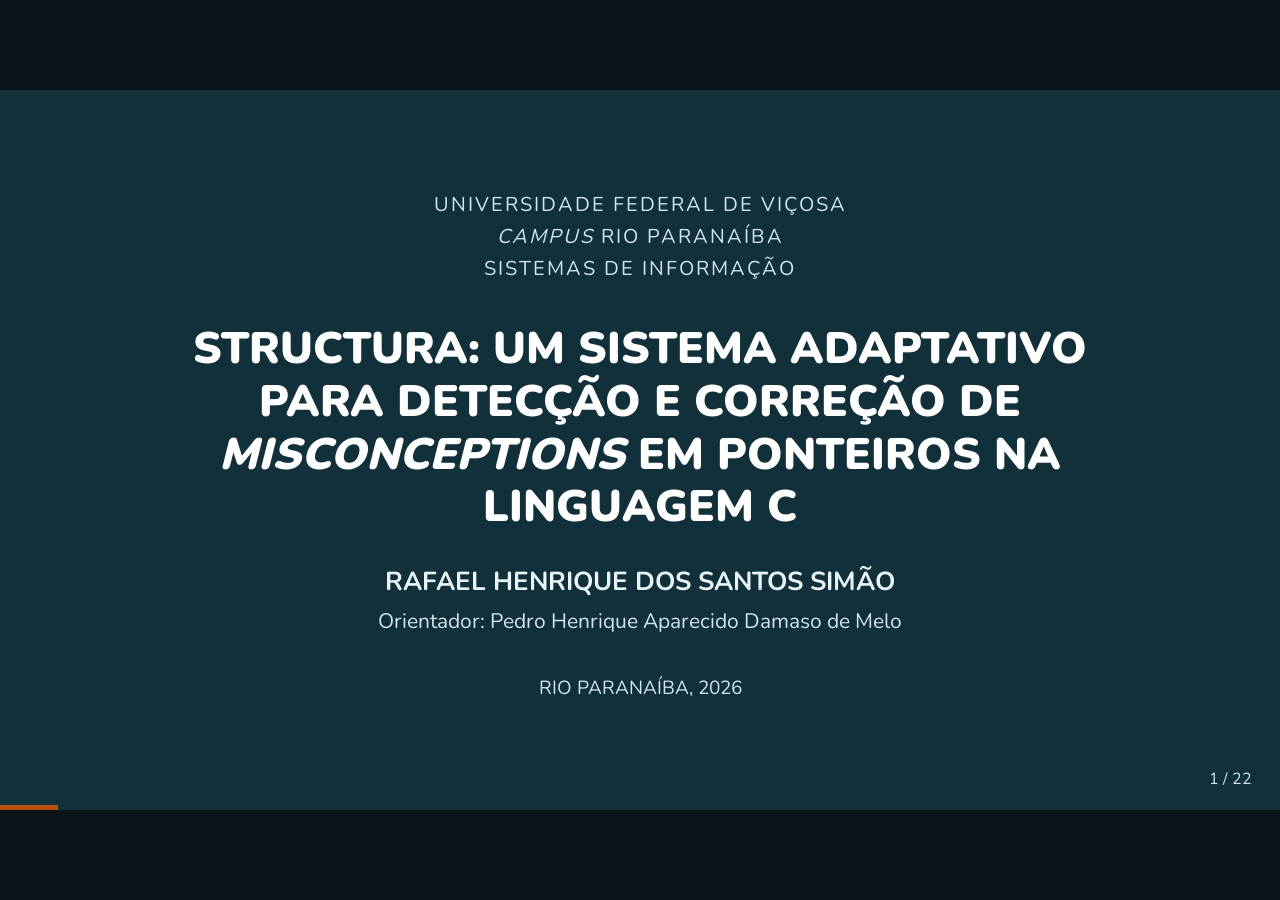
<file: apresentacao/index.html>
<!doctype html>
<html lang="pt-BR" data-tema="claro">
<head>
<meta charset="utf-8">
<meta name="viewport" content="width=device-width, initial-scale=1">
<title>Structura — defesa do TCC</title>
<link rel="stylesheet" href="../mvp/web/tema.css">
<link rel="stylesheet" href="fontes.css">
<link rel="stylesheet" href="deck.css">
</head>
<body>
<div id="palco">

<!-- 1 -->
<section class="slide capa">
  <div class="instituicao">UNIVERSIDADE FEDERAL DE VIÇOSA<br><i>CAMPUS</i> RIO PARANAÍBA<br>SISTEMAS DE INFORMAÇÃO</div>
  <h1>STRUCTURA: UM SISTEMA ADAPTATIVO PARA DETECÇÃO E CORREÇÃO DE <i>MISCONCEPTIONS</i> EM PONTEIROS NA LINGUAGEM C</h1>
  <div class="autor">RAFAEL HENRIQUE DOS SANTOS SIMÃO</div>
  <div class="orientador">Orientador: Pedro Henrique Aparecido Damaso de Melo</div>
  <div class="lugar">RIO PARANAÍBA, 2026</div>
  <aside class="notas">Apresentar-se, dizer o título e que a apresentação segue a ordem da monografia; o rodapé de cada slide diz a seção, o quadro ou a figura do PDF.</aside>
</section>

<!-- 2 -->
<section class="slide" data-ref="Seção 1.1">
  <h2><small>O problema</small>Errar não diz por quê</h2>
  <blockquote class="citacao">“Ponteiros são um conteúdo de difícil aprendizagem para iniciantes em programação na linguagem C”<cite>Yamashita et al. (2017, p. 1)</cite></blockquote>
  <ul>
    <li data-passo="1">Parte da dificuldade vem de conhecimento incorreto, como a ideia de que “um array e um ponteiro são a mesma coisa”, que acerta quase sempre e falha em poucos casos.</li>
    <li data-passo="2">“Uma resposta incorreta, isoladamente, não permite distinguir o estudante que desconhece o conteúdo daquele que sustenta uma concepção errônea”.</li>
    <li data-passo="3">“No primeiro, é preciso construir o conceito; no segundo, é preciso antes confrontar a concepção existente.”</li>
  </ul>
  <aside class="notas">Concepção errônea (misconception): ideia estável e coerente para quem a sustenta, que resiste à informação nova. Os dois casos pedem intervenções diferentes; é isso que o sistema tenta separar.</aside>
</section>

<!-- 3 -->
<section class="slide" data-ref="Seção 1.5">
  <h2><small>Questão de pesquisa</small>É possível construir e conferir?</h2>
  <blockquote class="citacao">“é possível construir um sistema que formule hipóteses diagnósticas de concepções errôneas sobre ponteiros em C a partir da resposta, da razão e da certeza declarada, e que as confronte com demonstrações verificadas por compilador, de modo que o conteúdo e o comportamento do sistema possam ser conferidos sem depender do julgamento de quem os elaborou?”</blockquote>
  <div class="cartao" data-passo="1"><p><b>Escopo.</b> “O trabalho não avalia o sistema com estudantes.” A questão é de construção e de verificação; o estudo com participantes é o primeiro trabalho futuro.</p></div>
  <aside class="notas">Deixar claro desde já: não houve coleta de dados. Tudo o que vem depois é sobre o sistema e o conteúdo, não sobre aprendizagem.</aside>
</section>

<!-- 4 -->
<section class="slide" data-ref="Seção 1.4 · Seção 8">
  <h2><small>Objetivos</small>O que foi proposto</h2>
  <p><b>Geral:</b> desenvolver e verificar um sistema que, em 13 tópicos de ponteiros em C, formule para cada premissa uma hipótese diagnóstica sobre o estudante e conduza cada caso por um percurso próprio.</p>
  <ul>
    <li data-passo="1">Organizar o conteúdo em premissas encadeadas, cada concepção associada à premissa que nega em cada tópico em que aparece.</li>
    <li data-passo="1">Implementar o diagnóstico que combina resposta, razão e certeza declarada.</li>
    <li data-passo="1">Elaborar escada de passos e cena para cada premissa, e uma demonstração com previsão para cada concepção errônea.</li>
    <li data-passo="2">Verificar mecanicamente o comportamento do código no compilador — <b>atendido em parte</b>: o código exibido nos passos de escolher entre frases foi conferido pela leitura.</li>
    <li data-passo="1">Verificar o comportamento do sistema com estudantes simulados, em todos os tópicos.</li>
  </ul>
  <aside class="notas">O objetivo 4 ficou atendido em parte, e a conclusão diz isso (Seção 8): o conferidor alcança as demonstrações, as cenas e os 246 passos cuja resposta é código.</aside>
</section>

<!-- 5 -->
<section class="slide" data-ref="Seção 2">
  <h2><small>Fundamentação</small>Em que o sistema se apoia</h2>
  <div class="grade tres">
    <div class="cartao" data-passo="1"><h3>Mudança conceitual</h3><p>A concepção errônea resiste à explicação: Posner et al. (1982).</p></div>
    <div class="cartao" data-passo="1"><h3>Certeza declarada</h3><p>Declarada junto com a resposta, como em Gardner-Medwin (2006); aqui ela escolhe o percurso, e não pontua.</p></div>
    <div class="cartao" data-passo="1"><h3>Grafo de premissas</h3><p>Componentes de conhecimento (VanLehn, 2006) e espaços de conhecimento (Falmagne et al., 2006).</p></div>
    <div class="cartao" data-passo="2"><h3>Prever, observar, explicar</h3><p>A demonstração confronta a previsão da própria pessoa: White e Gunstone (1992).</p></div>
    <div class="cartao" data-passo="2"><h3>Carga cognitiva</h3><p>Passos curtos, uma ideia nova por passo: Sweller, Van Merriënboer e Paas (2019).</p></div>
    <div class="cartao" data-passo="2"><h3>Tutores e aprendizagem</h3><p>Tutor por passo (VanLehn, 2011); o desempenho é, com frequência, um indicador pouco confiável da aprendizagem (Soderstrom; Bjork, 2015).</p></div>
  </div>
  <aside class="notas">2.1 a 2.7. O ciclo perguntar, inferir, intervir e reconferir é o dos tutores inteligentes e não é novidade; a monografia diz isso (Seção 2.6).</aside>
</section>

<!-- 6 -->
<section class="slide" data-ref="Seção 2.8 · Quadro 1">
  <h2><small>Trabalhos relacionados</small>O que nenhum reúne</h2>
  <table class="quadro">
    <tr><th>Trabalho</th><th>Domínio</th><th>Diagnóstico de concepção errônea</th><th>Intervenção conforme o diagnóstico</th><th>Visualização da execução</th></tr>
    <tr><td>TEDViT</td><td>ponteiros em C</td><td>não</td><td>não</td><td>sim: memória e mundo do domínio</td></tr>
    <tr><td>Iltis</td><td>métodos formais</td><td>mede e descobre, nos dados agregados</td><td>proposta (retorno sob medida), não aplicada no estudo</td><td>não</td></tr>
    <tr><td>ALEKS</td><td>matemática</td><td>não: avalia o que se sabe e o que falta</td><td>indica o que aprender em seguida</td><td>não</td></tr>
    <tr><td>máquinas nocionais</td><td>programação introdutória</td><td>não se aplica: é uma revisão</td><td>não se aplica</td><td>recomenda ensinar a máquina nocional</td></tr>
    <tr class="nosso" data-passo="1"><td>Structura</td><td>ponteiros em C</td><td>sim: resposta, razão e certeza, por premissa</td><td>sim: escada, demonstração ou revisão</td><td>sim: as cenas da revisão</td></tr>
  </table>
  <aside class="notas">Yamashita et al. (2017), Schmellenkamp, Latys e Zeume (2023), Falmagne et al. (2006) e Sorva (2013).</aside>
</section>

<!-- 7 -->
<section class="slide" data-ref="Seção 3.1 · Quadro 2 · Quadro 13">
  <h2><small>O domínio</small>13 tópicos, 79 premissas</h2>
  <div class="duas">
    <table class="quadro compacto">
      <tr><th>Tópico</th><th>Título</th><th>Premissas</th></tr>
      <tr><td>kc_00</td><td>Declaração de variáveis</td><td>5</td></tr>
      <tr><td>kc_01</td><td>Modelo de memória</td><td>5</td></tr>
      <tr><td>kc_02</td><td>O que é um ponteiro</td><td>6</td></tr>
      <tr><td>kc_03</td><td>Declaração e inicialização</td><td>6</td></tr>
      <tr><td>kc_04</td><td>Dereferência: &amp; e *</td><td>6</td></tr>
      <tr><td>kc_05</td><td>Ponteiro NULL</td><td>6</td></tr>
      <tr><td>kc_06</td><td>Passagem por referência</td><td>6</td></tr>
    </table>
    <table class="quadro compacto">
      <tr><th>Tópico</th><th>Título</th><th>Premissas</th></tr>
      <tr><td>kc_07</td><td>Ponteiro e array</td><td>7</td></tr>
      <tr><td>kc_08</td><td>Alocação dinâmica</td><td>6</td></tr>
      <tr><td>kc_09</td><td>free() e ponteiro pendente</td><td>8</td></tr>
      <tr><td>kc_10</td><td>Ponteiro para ponteiro</td><td>6</td></tr>
      <tr><td>kc_11</td><td>Aritmética de ponteiros</td><td>6</td></tr>
      <tr><td>kc_12</td><td>Ponteiro pendente por escopo</td><td>6</td></tr>
    </table>
  </div>
  <div class="numeros baixos" data-passo="1" style="margin-top:12px">
    <div class="cartao"><b>61</b><span>concepções errôneas, com procedência declarada</span></div>
    <div class="cartao"><b>560</b><span>questões de múltipla escolha</span></div>
    <div class="cartao"><b>402</b><span>passos de escada, 80 demonstrações e 79 cenas</span></div>
  </div>
  <aside class="notas">Premissa de base (B) é observação de um programa; de inferência (I) decorre de outras. Em cada tópico em que aparece, cada concepção nega exatamente uma premissa. 1 098 das 1 116 alternativas incorretas indicam a concepção que as explicaria.</aside>
</section>

<!-- 8 -->
<section class="slide" data-ref="Seção 3.2 · Figura 1">
  <h2><small>▶ O sistema · 1</small>A pergunta: três sinais numa tela</h2>
  <div class="duas figura-esquerda">
    <figure class="tela"><img src="../docs/monografia/figuras/fig-3-1-pergunta.jpg" alt="Pergunta de diagnóstico do Structura, tópico kc_07"></figure>
    <div class="coluna">
      <div class="cartao" data-passo="1"><p><b>1. A resposta</b> — a alternativa escolhida.</p></div>
      <div class="cartao" data-passo="2"><p><b>2. A razão</b> — a ideia que sustenta a resposta; cada razão incorreta aponta uma concepção do catálogo.</p></div>
      <div class="cartao" data-passo="3"><p><b>3. A certeza</b> — “chutei”, “acho que sei” ou “tenho certeza”.</p></div>
      <p data-passo="4">“A situação atribuída a cada resposta é uma hipótese diagnóstica”.</p>
    </div>
  </div>
  <aside class="notas">A certeza não mede o estado mental: serve para escolher o percurso. Quem erra pela razão de uma concepção e declara "chutei" recebe ensino; quem erra da mesma forma com alguma certeza recebe a demonstração.</aside>
</section>

<!-- 9 -->
<section class="slide" data-ref="Seção 3.2 · Quadro 3 · Seção 3.3">
  <h2><small>▶ O sistema · 2</small>O diagnóstico escolhe o caminho</h2>
  <table class="quadro">
    <tr><th>Resposta, razão e certeza</th><th>Situação</th><th>Caminho</th></tr>
    <tr data-passo="1"><td>resposta correta, razão correta e “tenho certeza”</td><td>sabe</td><td>firme</td></tr>
    <tr data-passo="2"><td>resposta e razão corretas sem certeza, resposta correta pela razão incorreta ou resposta incorreta pela razão correta</td><td>acerto sem firmeza ou sinais divergentes</td><td>reforço</td></tr>
    <tr data-passo="3"><td>“Não sei”, ou resposta e razão incorretas com “chutei”</td><td>não sabe</td><td>lacuna</td></tr>
    <tr data-passo="4"><td>resposta incorreta, pela razão de uma concepção errônea, com alguma certeza</td><td>sustenta uma concepção errônea</td><td>crença</td></tr>
  </table>
  <p data-passo="5" style="margin-top:18px">Cada premissa recebe no máximo uma intervenção de cada tipo, e o limite de oito telas por premissa limita a extensão da sessão.</p>
  <aside class="notas">No reforço, um único episódio divergente não basta para atribuir uma concepção: o sistema faz uma pergunta adicional. A escada pode levar à demonstração quando a pessoa escolhe a concepção com alguma certeza num passo guiado (Seção 3.3).</aside>
</section>

<!-- 10 -->
<section class="slide" data-ref="Seção 3.4 · Figura 2 · Quadro 4">
  <h2><small>▶ O sistema · 3</small>A escada: para quem não sabe</h2>
  <div class="duas figura-esquerda">
    <figure class="tela"><img src="../docs/monografia/figuras/fig-3-2-passo.jpg" alt="Passo guiado da escada, kc_07, premissa B2"></figure>
    <div class="coluna">
      <p data-passo="1">“Os passos guiados contêm uma ou duas frases curtas e um exercício breve; os passos de prática contêm apenas o exercício.”</p>
      <table class="quadro" data-passo="2">
        <tr><th>Forma</th><th>Passos</th></tr>
        <tr><td>escolher</td><td>190</td></tr>
        <tr><td>digitar</td><td>140</td></tr>
        <tr><td>montar</td><td>37</td></tr>
        <tr><td>completar</td><td>30</td></tr>
        <tr><td>tocar</td><td>5</td></tr>
      </table>
      <p data-passo="3">402 passos (244 guiados e 158 de prática), cada um com duas versões.</p>
    </div>
  </div>
  <aside class="notas">A mesma escada serve para ensinar, para treinar depois da demonstração e para reconferir no fim. Um dos passos guiados oferece a concepção errônea entre as alternativas e pede a certeza.</aside>
</section>

<!-- 11 -->
<section class="slide telas-altas" data-ref="Seção 3.5 · Figura 4">
  <h2><small>▶ O sistema · 4</small>Prever e ver a máquina</h2>
  <div class="duas">
    <div class="coluna">
      <figure class="tela" data-passo="1"><img src="../docs/monografia/figuras/fig-3-4a-voce-disse.jpg" alt="Tela Você disse"></figure>
      <p data-passo="1"><b>“Você disse”</b>: a concepção da pessoa e a previsão solicitada.</p>
    </div>
    <div class="coluna">
      <figure class="tela" data-passo="2"><img src="../docs/monografia/figuras/fig-3-4b-maquina.jpg" alt="Tela A máquina respondeu"></figure>
      <p data-passo="2"><b>“A máquina respondeu”</b>: a mensagem do compilador ou a saída do programa.</p>
    </div>
  </div>
  <p data-passo="3">80 demonstrações: 41 mostram a saída e 39 a mensagem do compilador, todas conferidas antes de entrar no sistema.</p>
  <aside class="notas">Prever, observar, explicar (White e Gunstone, 1992). A contradição deixa de ser entre o estudante e o sistema e passa a ser entre a previsão do próprio estudante e o que a máquina fez (Seção 2.4).</aside>
</section>

<!-- 12 -->
<section class="slide" data-ref="Seção 3.6 · Figura 5 · Seção 6.2">
  <h2><small>▶ O sistema · 5</small>A cena: o código animado linha a linha</h2>
  <div class="duas cena-larga">
    <div class="cena-viva so-tela"></div>
    <figure class="tela so-pdf"><img src="../docs/monografia/figuras/fig-3-5-cena.jpg" alt="Cena da revisão, kc_06, premissa B1"></figure>
    <div class="coluna">
      <p>A caixa é a variável; o ponteiro, uma caixa que guarda um bilhete; a fileira, o array; a bancada, a função em execução; o bloco alugado, a memória do <code>malloc</code>.</p>
      <p data-passo="1">A cena avança “a pouco mais de um segundo por passo”, com Pausar, Passo e Rever.</p>
      <p data-passo="2">“São 79 cenas, uma por premissa.” Cada estado do palco é conferido contra o programa instrumentado.</p>
    </div>
  </div>
  <aside class="notas">Esta é a cena real do sistema (kc_06, premissa B1), desenhada pelo mesmo código. A função zera recebe uma cópia: n passa a valer 0, e idade continua com 15.</aside>
</section>

<!-- 13 -->
<section class="slide" data-ref="Seção 3.3 · Figura 3">
  <h2><small>▶ O sistema · 6</small>Reconferência e fechamento</h2>
  <div class="duas figura-esquerda">
    <figure class="tela"><img src="../docs/monografia/figuras/fig-3-3-fechamento.jpg" alt="Tela de fechamento de uma sessão de ensaio, kc_07"></figure>
    <div class="coluna">
      <p data-passo="1">Ao final do tópico, cada premissa trabalhada é reconferida, depois de a pessoa ter respondido a outras premissas.</p>
      <p data-passo="2">“Esse intervalo permite distinguir a assimilação na sessão do acerto obtido logo após a leitura.”</p>
      <p data-passo="3">O fechamento “resume a sessão em até quatro blocos”.</p>
    </div>
  </div>
  <aside class="notas">A figura é de uma sessão de ensaio, com estudante simulado, e não de participante. Os resultados de cada premissa: já sabia, firmou, aprendeu agora, corrigiu e em aberto.</aside>
</section>

<!-- 14 -->
<section class="slide" data-ref="Seção 4 · Quadro 5 · Quadro 9">
  <h2><small>Curadoria</small>De onde vem cada concepção</h2>
  <div class="duas">
    <div class="coluna">
      <div class="cartao" data-passo="1"><p><b>Classe 1 — literatura (22).</b> Principalmente o Apêndice A de Sorva (2012), que reúne 162 concepções da literatura de programação introdutória.</p></div>
      <div class="cartao" data-passo="2"><p><b>Classe 2 — corpus de praticante (35).</b> As perguntas do FAQ do comp.lang.c (Summit, c2005) e, em uma concepção, só normas (CERT C e CWE).</p></div>
      <div class="cartao" data-passo="3"><p><b>Graus:</b> <code>D</code> 6, <code>L</code> 33, <code>T</code> 15, <code>N</code> 3, <code>E</code> 4.</p></div>
    </div>
    <div class="numeros" style="grid-template-columns:1fr; align-content:start">
      <div class="cartao" data-passo="4"><b>57</b><span>das 61 conferidas na obra primária</span></div>
      <div class="cartao" data-passo="4"><b>4</b><span>hipóteses declaradas como tais, fora dos tópicos da coleta</span></div>
    </div>
  </div>
  <aside class="notas">Na curadoria, “uma concepção sem procedência é tratada como hipótese do autor e não é incluída no catálogo como achado”; nenhuma obra foi citada de memória. A auditoria achou e corrigiu defeitos no próprio catálogo (Seção 4.6).</aside>
</section>

<!-- 15 -->
<section class="slide" data-ref="Seção 5 · Quadro 12">
  <h2><small>Construção e verificação</small>Como foi conferido</h2>
  <div class="grade tres">
    <div class="cartao" data-passo="1"><h3>Por especificação</h3><p>Documentos de projeto e testes escritos antes do código.</p></div>
    <div class="cartao" data-passo="1"><h3>Compilador</h3><p>gcc 16.2: o conferidor compila e, quando preciso, executa o código das demonstrações, das cenas e dos passos cuja resposta é código.</p></div>
    <div class="cartao" data-passo="2"><h3>Regras de redação</h3><p>As regras decidíveis por programa viraram testes, em todos os tópicos.</p></div>
    <div class="cartao" data-passo="2"><h3>Estudantes simulados</h3><p>Dez perfis de regras fixas, determinísticos: não são modelos de linguagem.</p></div>
    <div class="cartao" data-passo="3"><h3>Interface</h3><p>Contraste da WCAG 2.1 nos dois temas, nenhum recurso externo.</p></div>
    <div class="cartao" data-passo="3"><h3>Ensaio e leitura</h3><p>Sessões de ensaio com os perfis simulados, e revisão da clareza das perguntas.</p></div>
  </div>
  <aside class="notas">O compilador verifica o comportamento observado no ambiente especificado, e não a correção do programa em qualquer ambiente, nem os aspectos pedagógicos (Seção 5.8).</aside>
</section>

<!-- 16 -->
<section class="slide" data-ref="Seção 6.1 · Seção 6.2 · Seção 6.3 · Quadro 14">
  <h2><small>Resultados</small>O que a verificação mostrou</h2>
  <div class="numeros">
    <div class="cartao" data-passo="1"><b>7 568</b><span>testes: 7 560 aprovados, nenhum falhou</span></div>
    <div class="cartao" data-passo="1"><b>0</b><span>problemas no conferidor: 246 passos, 79 exemplos resolvidos, 80 demonstrações</span></div>
    <div class="cartao" data-passo="1"><b>79</b><span>cenas aprovadas, estado a estado</span></div>
  </div>
  <ul style="margin-top:20px">
    <li data-passo="2">Quem sabe todo o conteúdo percorre um tópico de seis premissas em 14 telas; quem recebe ensino ou demonstração em todas, em 26 a 44 telas.</li>
    <li data-passo="3">“Os outros 156 passos, de escolher entre frases, não passam pelo conferidor, embora 147 deles exibam um trecho de código”.</li>
  </ul>
  <aside class="notas">Os oito testes restantes são dispensados por definição: programas de exemplo dos grafos que teriam comportamento indefinido. O kc_09, com oito premissas, é o mais longo em todos os perfis. No banco, 69 questões de prever a saída são conferidas pelo compilador.</aside>
</section>

<!-- 17 -->
<section class="slide" data-ref="Seção 6.4">
  <h2><small>Resultados</small>Os defeitos encontrados</h2>
  <blockquote class="citacao" data-passo="1">“O resultado mais relevante da verificação não é a ausência de problemas na versão descrita, mas o conjunto de defeitos identificados ao longo do processo.”</blockquote>
  <ul>
    <li data-passo="2">Leitura: 101 dos 244 passos guiados tiveram a frase reescrita, porque a pergunta repetia a frase anterior.</li>
    <li data-passo="3">Conferência do banco: oito questões com o código dividido na tela e uma resposta inválida no compilador utilizado.</li>
    <li data-passo="4">Outros: um treino que repetia a demonstração, uma alternativa com conceito não ensinado e dois defeitos de interface — todos corrigidos.</li>
  </ul>
  <aside class="notas">Das 101 reescritas: o passo lido inicialmente pelo autor, 46 dos marcados pelo programa e 54 que o programa não marcou e que somente a leitura identificou; a marcação serviu de ponto de partida, e não de critério. As duas formas de verificação são complementares.</aside>
</section>

<!-- 18 -->
<section class="slide" data-ref="Seção 7.1">
  <h2><small>Limitações</small>O que este trabalho não afirma</h2>
  <ul>
    <li data-passo="1">Não houve avaliação com estudantes: nada se afirma sobre aprendizagem nem sobre a correspondência entre a hipótese e o que o estudante pensa.</li>
    <li data-passo="2">A verificação automatizada não alcança os aspectos pedagógicos.</li>
    <li data-passo="3">Só parte do conteúdo passa pelo compilador: ficam de fora os trechos dos passos de escolher entre frases e a maior parte do banco.</li>
    <li data-passo="4">O conteúdo didático foi elaborado com assistência de um modelo de linguagem, e lido e validado pelo autor.</li>
    <li data-passo="5">A procedência das concepções é desigual, a certeza declarada é um sinal ruidoso, e a verificação foi feita em um único ambiente.</li>
  </ul>
  <aside class="notas">Também: o que se mede é restrito à sessão. A reconferência refere-se à assimilação na sessão, e não à aprendizagem duradoura.</aside>
</section>

<!-- 19 -->
<section class="slide" data-ref="Seção 7.2 · Apêndice A">
  <h2><small>Trabalhos futuros</small>O próximo passo é o estudo</h2>
  <div class="cartao" data-passo="1"><p><b>Estudo com estudantes</b>, conforme o protocolo do Apêndice A: de 10 a 15 participantes, com verbalização do pensamento em voz alta, para quatro questões (V1 a V4).</p></div>
  <ul style="margin-top:16px">
    <li data-passo="2">Conferir pelo compilador o restante do banco e os trechos dos passos de escolher entre frases.</li>
    <li data-passo="2">Animar também as demonstrações por meio de cenas.</li>
    <li data-passo="3">Revisar a clareza dos passos de prática e das perguntas de abertura, com critério próprio.</li>
    <li data-passo="3">Modo de prática, medição da retenção e conferência em outros compiladores.</li>
  </ul>
  <aside class="notas">O sistema já grava os dados de sessão necessários e os exporta em tabelas pelo código do participante (Apêndice C). Antes de qualquer coleta, restam as providências da Seção A.5.</aside>
</section>

<!-- 20 -->
<section class="slide" data-ref="Seção 8">
  <h2><small>Conclusão</small>A resposta à questão</h2>
  <blockquote class="citacao" data-passo="1">“Nos limites do que foi realizado, a resposta é afirmativa quanto ao que o compilador e os testes alcançam”</blockquote>
  <ul>
    <li data-passo="2">“As duas formas de verificação são complementares, e nenhuma substitui a outra.”</li>
    <li data-passo="3">“O trabalho não responde se o sistema produz aprendizagem”, e essa é a pergunta do estudo futuro.</li>
  </ul>
  <aside class="notas">Contribuições (Seção 1.7): o catálogo com procedência declarada, o diagnóstico que usa a certeza para escolher o percurso, o conteúdo cujas demonstrações, cenas e passos com resposta em código são conferidos por compilador, e o método de verificação.</aside>
</section>

<!-- 21 -->
<section class="slide" data-ref="Seção 3 · Declaração de uso de IA">
  <h2><small>Transparência</small>Repositório e uso de inteligência artificial</h2>
  <div class="cartao" data-passo="1"><p><b>Código e conteúdo:</b> github.com/RflHrq/Stuctura — a versão descrita na monografia está registrada no commit <code>e57385b</code>.</p></div>
  <div class="cartao" data-passo="2" style="margin-top:14px"><p><b>Uso de IA:</b> Claude Code, da Anthropic, sob a direção do autor, a quem couberam as decisões de escopo, de projeto e de método. O que se afirma sobre os programas foi conferido por compilador no que ele alcança, e nenhuma obra foi citada de memória.</p></div>
  <aside class="notas">Declaração de uso de inteligência artificial, nos elementos pré-textuais. Nenhum dado de participante foi inserido na ferramenta: não houve coleta.</aside>
</section>

<!-- 22 -->
<section class="slide capa">
  <h1>Obrigado</h1>
  <div class="autor">Perguntas?</div>
  <div class="lugar">Rafael Henrique dos Santos Simão · Orientador: Pedro Henrique Aparecido Damaso de Melo</div>
  <aside class="notas">As perguntas prováveis estão em entrega/perguntas-da-banca.md.</aside>
</section>

<div id="contador"></div>
<div id="progresso"></div>
</div>
<script src="referencias.js"></script>
<script src="cena.js"></script>
<script src="../mvp/web/realce.js"></script>
<script src="../mvp/web/cena.js"></script>
<script src="deck.js"></script>
</body>
</html>
</file>
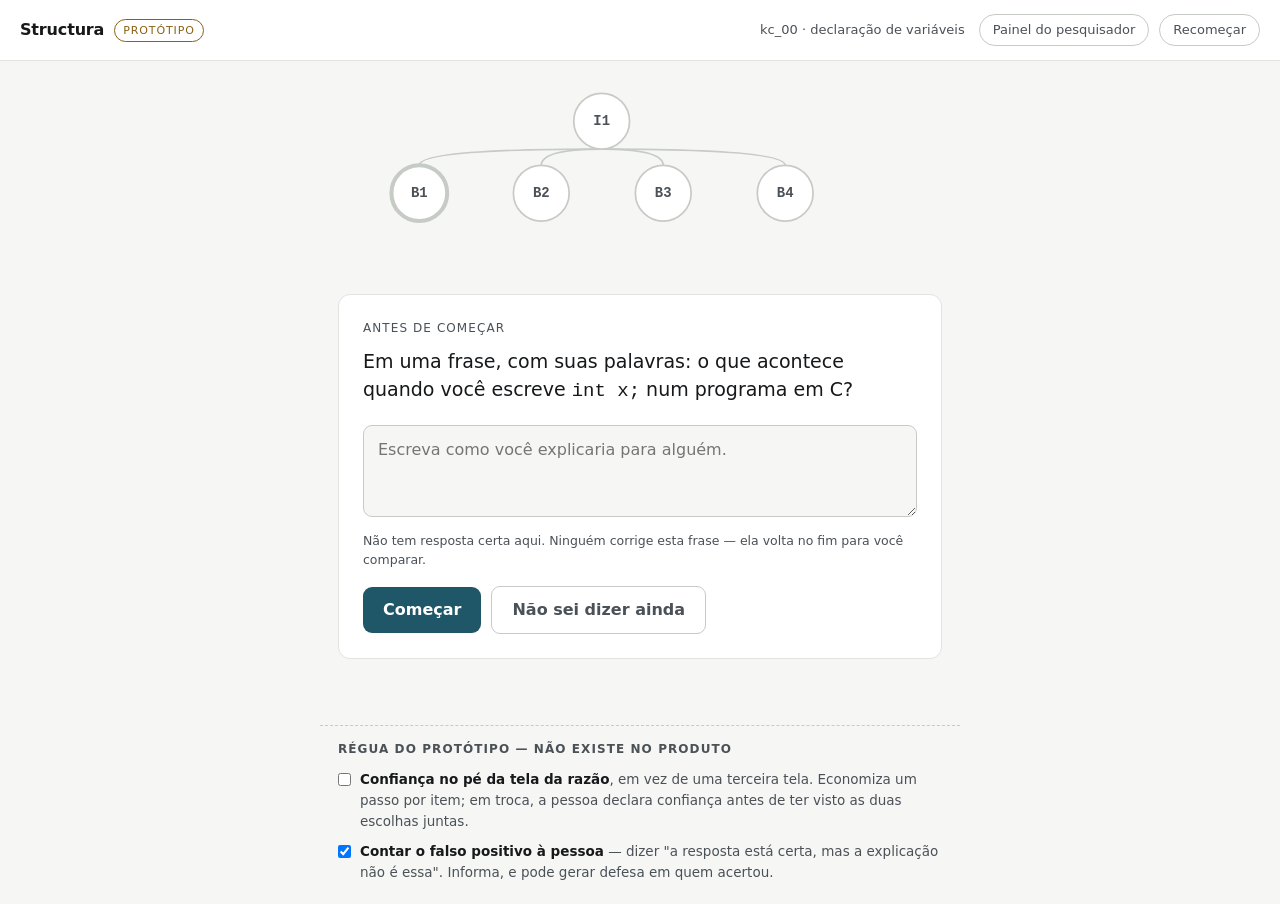
<file: prototipo/telas-novas.html>
<!doctype html>
<html lang="pt-BR">
<head>
<meta charset="utf-8">
<meta name="viewport" content="width=device-width, initial-scale=1">
<title>Structura — telas novas</title>
<!--
  PROTOTIPO DESCARTAVEL — fase 3 do processo.

  Nao e codigo de producao e nao pertence a mvp/. Serve para uma coisa so:
  decidir se o fluxo de tres camadas e o teach-back funcionam na mao, antes
  de o motor mudar. Depois da decisao, este arquivo pode ser apagado.

  O que ele implementa de verdade:
    - as tres camadas (resposta tranca, razao, confianca) — decisao D-8
    - a razao errada como crenca do grafo, atribuida ao no que ELA nega — D-9
    - o painel do pesquisador lendo o log de eventos — D-10
    - "nao sei" em toda camada, e o teach-back do comeco e do fim
    - a tabela de classificacao de problema.md, rodando

  O que ele NAO implementa: validacao, refutacao, treino e figuras. Essas
  telas existem e funcionam no MVP; nao estao em discussao.

  Conteudo: kc_00, item ciu_kc00_002, escolhido de proposito — os distratores
  dele apontam para uma crenca que nega OUTRO no (B2), que e o caso que a
  decisao D-9 criou.
-->
<style>
:root{
  --papel:#f6f7f5; --cartao:#fff; --tinta:#16181a; --tinta2:#4a5157;
  --linha:#e2e4e0; --linha2:#c7cbc5;
  --acento:#1f5668; --acento-fundo:#e2eef2;
  --ok:#1b6647; --ok-fundo:#e0efe7;
  --erro:#94372a; --erro-fundo:#f8e6e2;
  --aviso:#8a6212; --aviso-fundo:#f7eedc;
}
@media (prefers-color-scheme: dark){
  :root:not([data-theme="light"]){
    --papel:#121416; --cartao:#1a1d1f; --tinta:#eceef0; --tinta2:#b9c0c5;
    --linha:#282c2f; --linha2:#3c4247;
    --acento:#7cb9ce; --acento-fundo:#13272f;
    --ok:#63c69a; --ok-fundo:#102a20;
    --erro:#e18d7d; --erro-fundo:#31201d;
    --aviso:#d9ae5b; --aviso-fundo:#2d2313;
  }
}
:root[data-theme="dark"]{
  --papel:#121416; --cartao:#1a1d1f; --tinta:#eceef0; --tinta2:#b9c0c5;
  --linha:#282c2f; --linha2:#3c4247;
  --acento:#7cb9ce; --acento-fundo:#13272f;
  --ok:#63c69a; --ok-fundo:#102a20;
  --erro:#e18d7d; --erro-fundo:#31201d;
  --aviso:#d9ae5b; --aviso-fundo:#2d2313;
}
*{box-sizing:border-box}
body{margin:0; background:var(--papel); color:var(--tinta);
     font:16px/1.55 system-ui,-apple-system,"Segoe UI",Roboto,sans-serif}
.oculto{display:none !important}

.topo{display:flex; align-items:center; gap:10px; padding:14px 20px;
      border-bottom:1px solid var(--linha); background:var(--cartao)}
.marca{font-weight:650; letter-spacing:-.01em}
.selo{font-size:11px; letter-spacing:.08em; text-transform:uppercase;
      color:var(--aviso); border:1px solid var(--aviso); border-radius:999px;
      padding:2px 8px}
.trilha{font-size:13px; color:var(--tinta2); font-variant-numeric:tabular-nums;
        margin-left:auto; margin-right:4px}
.btn-topo{font:inherit; font-size:13px; cursor:pointer; color:var(--tinta2);
          background:transparent; border:1px solid var(--linha2);
          border-radius:999px; padding:5px 13px}
.btn-topo:hover{border-color:var(--acento); color:var(--acento)}

.palco{max-width:640px; margin:0 auto; padding:22px 18px 40px}
.cartao{background:var(--cartao); border:1px solid var(--linha); border-radius:12px;
        padding:24px}
h2{margin:0 0 14px; font-size:20px}

.etiqueta{font-size:12px; letter-spacing:.09em; text-transform:uppercase;
          color:var(--tinta2); margin:0 0 10px}
.ideia{font-size:19px; line-height:1.45; margin:0 0 20px}
.codigo{font:14px/1.5 ui-monospace,Consolas,monospace; white-space:pre-wrap;
        background:var(--papel); border:1px solid var(--linha); border-radius:8px;
        padding:12px 14px; margin:0 0 16px}

.opcoes{display:flex; flex-direction:column; gap:8px; margin-bottom:18px}
.opcao{text-align:left; font:inherit; color:inherit; cursor:pointer;
       background:var(--cartao); border:1.5px solid var(--linha2);
       border-radius:9px; padding:12px 14px}
.opcao:hover{border-color:var(--acento)}
.opcao[aria-pressed="true"]{border-color:var(--acento); background:var(--acento-fundo)}
/* "Nao sei" e opcao de verdade, nao desistencia: fica na lista, separada por
   uma linha, para nao competir visualmente com o conteudo. */
.opcao.nao-sei{border-style:dashed; color:var(--tinta2); margin-top:4px}
.opcao.nao-sei[aria-pressed="true"]{color:var(--tinta); border-style:solid}

.confianca{display:flex; flex-wrap:wrap; gap:8px; margin-bottom:18px}
.conf{font:inherit; color:inherit; cursor:pointer; background:var(--cartao);
      border:1.5px solid var(--linha2); border-radius:999px; padding:7px 15px}
.conf[aria-pressed="true"]{border-color:var(--acento); background:var(--acento-fundo)}

.btn{font:inherit; font-weight:600; cursor:pointer; color:#fff;
     background:var(--acento); border:0; border-radius:9px; padding:11px 20px}
.btn:disabled{opacity:.45; cursor:not-allowed}
.btn.secundario{background:transparent; color:var(--tinta2);
                border:1.5px solid var(--linha2)}
.acoes{display:flex; flex-wrap:wrap; gap:10px; align-items:center}

.veredito{font-size:20px; font-weight:650; margin:0 0 8px}
.veredito.certo{color:var(--ok)}
.veredito.errado{color:var(--erro)}
.veredito.neutro{color:var(--aviso)}

.rotulo{font-size:12px; letter-spacing:.08em; text-transform:uppercase;
        color:var(--tinta2); margin:0 0 4px}

/* A resposta trancada: ela fica a vista na tela da razao, para a pessoa nao
   precisar lembrar o que escolheu — e para ficar claro que nao da mais para
   mudar. */
.trancada{border:1px solid var(--linha); border-radius:9px; padding:10px 14px;
          margin:0 0 18px; background:var(--papel)}
.trancada p{margin:0}
.trancada .valor{font-size:15px}
.cadeado{float:right; font-size:12px; color:var(--tinta2)}

.contraste{border-left:3px solid var(--aviso); background:var(--aviso-fundo);
           border-radius:0 8px 8px 0; padding:12px 16px; margin:0 0 18px}
.contraste p{margin:0 0 6px}
.contraste p:last-child{margin:0}

textarea{width:100%; font:inherit; color:inherit; background:var(--papel);
         border:1.5px solid var(--linha2); border-radius:9px; padding:12px 14px;
         resize:vertical; min-height:92px; margin-bottom:14px}
textarea:focus{outline:2px solid var(--acento); outline-offset:1px}
.contador{font-size:12.5px; color:var(--tinta2); margin:-8px 0 16px}

/* As duas frases do teach-back, lado a lado. Em tela estreita viram uma
   coluna, porque ler a de antes e a de depois importa mais que o paralelo. */
.par{display:grid; grid-template-columns:1fr 1fr; gap:12px; margin:0 0 18px}
@media (max-width:560px){ .par{grid-template-columns:1fr} }
.frase{border:1px solid var(--linha); border-radius:9px; padding:14px}
.frase.antes{background:var(--papel)}
.frase.depois{background:var(--ok-fundo); border-color:var(--ok)}
.frase p{margin:0; font-size:15px}
.frase .rotulo{margin-bottom:6px}

.mapa{display:flex; flex-direction:column; gap:10px; margin-bottom:18px}
.premissa{display:grid; grid-template-columns:34px 1fr; gap:12px; align-items:start;
          border:1px solid var(--linha); border-radius:9px; padding:12px 14px}
.premissa .id{font:13px ui-monospace,Consolas,monospace; color:var(--tinta2)}
.premissa .frase2{margin:0}
.premissa .nota{margin:6px 0 0; font-size:13px; color:var(--tinta2)}
.premissa.confirmada{border-color:var(--ok); background:var(--ok-fundo)}
.premissa.fragil{border-color:var(--ok); border-style:dashed; background:var(--ok-fundo)}
.premissa.crenca{border-color:var(--erro); background:var(--erro-fundo)}
.premissa.falso_positivo{border-color:var(--aviso); background:var(--aviso-fundo)}
.premissa.lacuna{border-style:dashed}

/* ------------------------------------------------------------------ grafo */
.grafo{max-width:640px; margin:16px auto 0; padding:0 18px}
.grafo svg{width:100%; height:auto; display:block}
.grafo-nota{margin:6px 2px 0; font-size:12.5px; color:var(--tinta2); min-height:1.2em}
.g-no{fill:var(--cartao); stroke:var(--linha2); stroke-width:1.5}
.g-no.confirmada{fill:var(--ok-fundo); stroke:var(--ok); stroke-width:2}
.g-no.fragil{fill:var(--ok-fundo); stroke:var(--ok); stroke-width:2; stroke-dasharray:4 3}
.g-no.crenca{fill:var(--erro-fundo); stroke:var(--erro); stroke-width:2}
.g-no.falso_positivo{fill:var(--aviso-fundo); stroke:var(--aviso); stroke-width:2}
.g-no.lacuna{fill:var(--cartao); stroke:var(--linha2); stroke-dasharray:4 3}
.g-no.foco{stroke-width:3.5}
.g-rot{font:600 12px ui-monospace,Consolas,monospace; fill:var(--tinta2);
       text-anchor:middle; dominant-baseline:middle}
.g-aresta{stroke:var(--linha2); stroke-width:1.5; fill:none}
.g-aresta.viva{stroke:var(--ok)}

/* --------------------------------------------- regua e painel do pesquisador */
/* Isto nao existe no produto: e andaime do prototipo, para ele poder sentir
   as duas alternativas de desenho sem eu construir duas versoes. */
.regua{max-width:640px; margin:26px auto 0; padding:14px 18px;
       border-top:1px dashed var(--linha2); color:var(--tinta2); font-size:13.5px}
.regua h3{margin:0 0 10px; font-size:12px; letter-spacing:.09em;
          text-transform:uppercase; color:var(--tinta2)}
.chave{display:flex; align-items:flex-start; gap:9px; margin-bottom:9px; cursor:pointer}
.chave input{margin:4px 0 0}
.chave span b{color:var(--tinta); font-weight:600}

.painel{max-width:860px; margin:0 auto; padding:22px 18px 60px}
.painel table{width:100%; border-collapse:collapse; font-size:13.5px;
              margin-bottom:22px}
.painel th,.painel td{text-align:left; padding:7px 9px;
                      border-bottom:1px solid var(--linha)}
.painel th{font-size:11.5px; letter-spacing:.07em; text-transform:uppercase;
           color:var(--tinta2); font-weight:600}
.painel td.mono{font:12.5px ui-monospace,Consolas,monospace; color:var(--tinta2)}
.marca-estado{font-size:12px; padding:2px 8px; border-radius:999px;
              border:1px solid var(--linha2)}
.marca-estado.confirmada{color:var(--ok); border-color:var(--ok); background:var(--ok-fundo)}
.marca-estado.fragil{color:var(--ok); border-color:var(--ok)}
.marca-estado.crenca{color:var(--erro); border-color:var(--erro); background:var(--erro-fundo)}
.marca-estado.falso_positivo{color:var(--aviso); border-color:var(--aviso); background:var(--aviso-fundo)}
.marca-estado.lacuna{color:var(--tinta2)}
.vazio{color:var(--tinta2); font-size:14px; margin:0 0 22px}
.nota-painel{font-size:13px; color:var(--tinta2); border-left:3px solid var(--linha2);
             padding-left:12px; margin:0}
</style>
</head>
<body>

<header class="topo">
  <span class="marca">Structura</span>
  <span class="selo">protótipo</span>
  <span class="trilha" id="trilha"></span>
  <button class="btn-topo" id="btn-painel" type="button">Painel do pesquisador</button>
  <button class="btn-topo" id="btn-recomecar" type="button">Recomeçar</button>
</header>

<!-- O grafo continua à vista, como já está no MVP. O que muda são os estados
     que ele sabe desenhar: entraram falso positivo e lacuna. -->
<section class="grafo" id="grafo">
  <svg id="grafo-svg" viewBox="0 0 520 150" role="img"
       aria-label="Mapa das premissas desta unidade"></svg>
  <p class="grafo-nota" id="grafo-nota"></p>
</section>

<main class="palco" id="palco">

  <!-- ============================== teach-back do começo ============== -->
  <section id="tela-antes" class="cartao oculto">
    <p class="etiqueta">Antes de começar</p>
    <p class="ideia">Em uma frase, com suas palavras: o que acontece quando
      você escreve <code>int x;</code> num programa em C?</p>
    <textarea id="frase-antes" placeholder="Escreva como você explicaria para alguém."
              aria-label="Sua frase"></textarea>
    <p class="contador" id="contador-antes">Não tem resposta certa aqui. Ninguém
      corrige esta frase — ela volta no fim para você comparar.</p>
    <div class="acoes">
      <button class="btn" id="btn-antes">Começar</button>
      <button class="btn secundario" id="btn-antes-naosei">Não sei dizer ainda</button>
    </div>
  </section>

  <!-- ============================== camada 1: a resposta ============== -->
  <section id="tela-resposta" class="cartao oculto">
    <p class="etiqueta">Pergunta 1 de 10 &middot; o que acontece</p>
    <pre class="codigo" id="item-codigo"></pre>
    <p class="ideia" id="item-enunciado"></p>
    <div class="opcoes" id="opcoes-resposta"></div>
    <div class="acoes">
      <button class="btn" id="btn-resposta" disabled>Confirmar resposta</button>
    </div>
  </section>

  <!-- ============================== camada 2: a razão ================= -->
  <section id="tela-razao" class="cartao oculto">
    <p class="etiqueta">Pergunta 1 de 10 &middot; por quê</p>
    <div class="trancada">
      <span class="cadeado">trancada</span>
      <p class="rotulo">Você respondeu</p>
      <p class="valor" id="razao-trancada"></p>
    </div>
    <p class="ideia">Qual destas ideias explica a sua resposta?</p>
    <div class="opcoes" id="opcoes-razao"></div>
    <!-- Alternativa de desenho B: a confiança no pé desta tela, em vez de
         uma terceira tela. A régua embaixo troca entre as duas. -->
    <div id="conf-embutida" class="oculto">
      <p class="rotulo" style="margin-top:4px">Quanta confiança nesta dupla</p>
      <div class="confianca" id="confianca-embutida"></div>
    </div>
    <div class="acoes">
      <button class="btn" id="btn-razao" disabled>Continuar</button>
    </div>
  </section>

  <!-- ============================== camada 3: a confiança ============= -->
  <section id="tela-confianca" class="cartao oculto">
    <p class="etiqueta">Pergunta 1 de 10 &middot; confiança</p>
    <div class="trancada">
      <span class="cadeado">trancadas</span>
      <p class="rotulo">Você respondeu</p>
      <p class="valor" id="conf-resposta"></p>
      <p class="rotulo" style="margin-top:10px">Porque</p>
      <p class="valor" id="conf-razao"></p>
    </div>
    <p class="ideia">Quanta confiança você tem nessa dupla?</p>
    <div class="confianca" id="confianca-tela"></div>
    <div class="acoes">
      <button class="btn" id="btn-confianca" disabled>Enviar</button>
    </div>
  </section>

  <!-- ============================== o retorno ========================= -->
  <section id="tela-retorno" class="cartao oculto">
    <p class="veredito" id="ret-veredito"></p>
    <p class="ideia" id="ret-texto"></p>
    <div class="contraste oculto" id="ret-contraste"></div>
    <div class="acoes">
      <button class="btn" id="btn-retorno">Continuar</button>
      <button class="btn secundario" id="btn-encerrar">Encerrar a unidade</button>
    </div>
  </section>

  <!-- ============================== teach-back do fim ================= -->
  <section id="tela-depois" class="cartao oculto">
    <p class="etiqueta">Para fechar</p>
    <p class="ideia">A mesma pergunta do começo: o que acontece quando você
      escreve <code>int x;</code>?</p>
    <textarea id="frase-depois" placeholder="Escreva de novo, sem olhar a de antes."
              aria-label="Sua frase, agora"></textarea>
    <div class="acoes">
      <button class="btn" id="btn-depois">Ver as duas</button>
    </div>
  </section>

  <!-- ============================== o mapa =========================== -->
  <section id="tela-mapa" class="cartao oculto">
    <h2>O que você construiu</h2>
    <div class="par">
      <div class="frase antes">
        <p class="rotulo">Antes</p>
        <p id="mapa-antes"></p>
      </div>
      <div class="frase depois">
        <p class="rotulo">Agora</p>
        <p id="mapa-depois"></p>
      </div>
    </div>
    <div class="mapa" id="mapa"></div>
  </section>

</main>

<!-- ============================== painel do pesquisador ============== -->
<!-- D-10: lê o log, não a sessão. Aqui o "log" é o mesmo array de eventos que
     o fluxo acima só escreve, nunca lê — é a mesma separação que no produto
     será processo separado lendo eventos.jsonl. -->
<section class="painel oculto" id="painel">
  <h2>Painel do pesquisador</h2>
  <p class="nota-painel">Somente leitura, construído do log de eventos. Não
    toca a sessão de quem está respondendo: no produto é outro processo lendo
    <code>mvp/dados/eventos.jsonl</code>.</p>

  <h3 class="etiqueta" style="margin-top:22px">Estado das premissas</h3>
  <table>
    <thead><tr><th>Nó</th><th>Estado</th><th>Veio de</th><th>Confiança</th></tr></thead>
    <tbody id="painel-nos"></tbody>
  </table>

  <h3 class="etiqueta">Log</h3>
  <p class="vazio oculto" id="painel-vazio">Nenhum evento ainda.</p>
  <table id="painel-tabela">
    <thead><tr><th>#</th><th>Evento</th><th>Dados</th></tr></thead>
    <tbody id="painel-log"></tbody>
  </table>
</section>

<!-- ============================== régua do prototipo ================= -->
<section class="regua" id="regua">
  <h3>Régua do protótipo — não existe no produto</h3>
  <label class="chave">
    <input type="checkbox" id="ch-conf">
    <span><b>Confiança no pé da tela da razão</b>, em vez de uma terceira tela.
      Economiza um passo por item; em troca, a pessoa declara confiança antes
      de ter visto as duas escolhas juntas.</span>
  </label>
  <label class="chave">
    <input type="checkbox" id="ch-fp" checked>
    <span><b>Contar o falso positivo à pessoa</b> — dizer "a resposta está
      certa, mas a explicação não é essa". Informa, e pode gerar defesa em
      quem acertou.</span>
  </label>
</section>

<script>
(function(){
"use strict";

// ---------------------------------------------------------------- dominio
// Copiado de mvp/dominio/, com acentos. Nada e inventado: os textos sao os
// dos YAMLs, e as duas crencas sem dono viraram a crenca E nova de B1.

var NOS = {
  B1: {texto:"Toda variável tem um nome e um tipo — o tipo diz que espécie de valor cabe ali.", suporte:[]},
  B2: {texto:"Quando você escreve int x;, a caixa de x já existe — só o que tem dentro ainda não está definido.", suporte:[]},
  B3: {texto:"C não limpa a caixa para você: o que estava lá antes continua lá até você escrever algo.", suporte:[]},
  B4: {texto:"Escrever um valor novo apaga o antigo. A caixa nunca guarda dois valores ao mesmo tempo.", suporte:[]},
  I1: {texto:"Dar o valor ao declarar ou declarar e só depois atribuir chegam no mesmo lugar: uma variável pronta.", suporte:["B1","B2","B3","B4"]}
};
var ORDEM = ["B1","B2","B3","B4","I1"];

var CRENCAS = {
  no_value_no_memory: {nega:"B2", procedencia:"L",
    afirma:"Se eu não dei valor, a variável ainda não existe na memória."},
  type_is_a_hint: {nega:"B1", procedencia:"E",
    afirma:"Toda variável ocupa o mesmo espaço; o tipo é só um aviso para o compilador."}
};

// O item. Escolhido porque os distratores dele apontam para uma crenca que
// nega OUTRO no — o caso que a decisao D-9 criou.
var ITEM = {
  id:"ciu_kc00_002", no:"B1", formato:"comparar_casos", tipo:"codigo",
  codigo:"int idade;\nchar letra;",
  enunciado:"Depois dessas duas linhas, o que já existe na memória?",
  opcoes:[
    {texto:"Nada ainda, nenhuma tem valor", crenca:"no_value_no_memory"},
    {texto:"Dois espaços reservados, cada um com seu próprio tamanho", correta:true},
    {texto:"Um espaço só, compartilhado pelas duas", crenca:"type_is_a_hint"}
  ]
};

// As razoes NAO sao escritas a mao: a certa e o enunciado do no do item, as
// erradas sao as crencas que aparecem nos distratores. E o que a fase 1
// chamou de "a razao ja esta no grafo".
function razoesDe(item){
  var saida = [{texto:NOS[item.no].texto, correta:true, no:item.no}];
  var vistas = {};
  item.opcoes.forEach(function(o){
    if (o.crenca && !vistas[o.crenca]) {
      vistas[o.crenca] = true;
      saida.push({texto:CRENCAS[o.crenca].afirma, crenca:o.crenca,
                  no:CRENCAS[o.crenca].nega});
    }
  });
  return saida;
}

var CONFIANCAS = [
  {id:"chutei",      rotulo:"Chutei",         nivel:"baixa"},
  {id:"acho",        rotulo:"Acho que sei",   nivel:"media"},
  {id:"certeza",     rotulo:"Tenho certeza",  nivel:"alta"}
];

// ------------------------------------------------------- classificacao
// A tabela de docs/problema.md, rodando. "nao sei" em qualquer camada e
// lacuna: a pessoa declarou, nao foi inferido de confianca baixa.
function classifica(resp, razao, conf){
  if (resp === "nao_sei" || razao === "nao_sei") {
    return {estado:"lacuna", no:ITEM.no, trata:"constrói"};
  }
  var certa = !!ITEM.opcoes[resp].correta;
  var razaoCerta = !!razoesDe(ITEM)[razao].correta;
  var nivel = CONFIANCAS[conf].nivel;

  if (certa && razaoCerta) {
    return nivel === "alta"
      ? {estado:"confirmada", no:ITEM.no, trata:"segue"}
      : {estado:"fragil", no:ITEM.no, trata:"mais uma superfície"};
  }
  if (certa && !razaoCerta) {
    return {estado:"falso_positivo", no:ITEM.no, trata:"não confirma; investiga",
            crenca:razoesDe(ITEM)[razao].crenca,
            // D-9: a crenca vai para o no que ELA nega, nao o no do item.
            no_crenca:razoesDe(ITEM)[razao].no};
  }
  if (!certa && razaoCerta) {
    return {estado:"falso_negativo", no:ITEM.no, trata:"não refuta; segue"};
  }
  if (nivel === "baixa") {
    return {estado:"lacuna", no:ITEM.no, trata:"constrói"};
  }
  return {estado:"crenca", no:ITEM.no, trata:"valida, refuta, treina",
          crenca:razoesDe(ITEM)[razao].crenca,
          no_crenca:razoesDe(ITEM)[razao].no};
}

var ROTULO_ESTADO = {
  confirmada:"confirmada", fragil:"frágil", falso_positivo:"falso positivo",
  falso_negativo:"falso negativo", crenca:"crença ativa", lacuna:"lacuna"
};

// ---------------------------------------------------------------- estado
var S, LOG;

function zera(){
  S = {tela:"antes", resposta:null, razao:null, conf:null,
       antes:"", depois:"", nos:{}, classe:null, t0:Date.now()};
  LOG = [];
}

function grava(tipo, dados){
  LOG.push({n:LOG.length + 1, tipo:tipo, dados:dados || {}});
  if (!$("painel").classList.contains("oculto")) desenhaPainel();
}

function $(id){ return document.getElementById(id); }

// ---------------------------------------------------------------- telas
var TELAS = ["antes","resposta","razao","confianca","retorno","depois","mapa"];

function mostra(nome){
  S.tela = nome;
  TELAS.forEach(function(t){
    $("tela-" + t).classList.toggle("oculto", t !== nome);
  });
  $("palco").classList.remove("oculto");
  $("painel").classList.add("oculto");
  $("btn-painel").textContent = "Painel do pesquisador";
  desenhaGrafo();
  window.scrollTo(0, 0);
}

// ------------------------------------------------------------- camada 1
function desenhaResposta(){
  $("item-codigo").textContent = ITEM.codigo;
  $("item-enunciado").textContent = ITEM.enunciado;
  var caixa = $("opcoes-resposta");
  caixa.innerHTML = "";
  ITEM.opcoes.forEach(function(o, i){
    caixa.appendChild(botaoOpcao(o.texto, i, function(){ marca(i); }));
  });
  caixa.appendChild(botaoOpcao("Não sei", "nao_sei", function(){ marca("nao_sei"); },
                               "nao-sei"));

  function marca(v){
    S.resposta = v;
    Array.prototype.forEach.call(caixa.children, function(b){
      b.setAttribute("aria-pressed", String(b.dataset.v === String(v)));
    });
    $("btn-resposta").disabled = false;
  }
  $("btn-resposta").disabled = true;
}

function botaoOpcao(texto, valor, aoClicar, extra){
  var b = document.createElement("button");
  b.type = "button";
  b.className = "opcao" + (extra ? " " + extra : "");
  b.textContent = texto;
  b.dataset.v = String(valor);
  b.setAttribute("aria-pressed", "false");
  b.addEventListener("click", aoClicar);
  return b;
}

// ------------------------------------------------------------- camada 2
function desenhaRazao(){
  $("razao-trancada").textContent = S.resposta === "nao_sei"
    ? "Não sei" : ITEM.opcoes[S.resposta].texto;

  var razoes = razoesDe(ITEM);
  var caixa = $("opcoes-razao");
  caixa.innerHTML = "";
  // Embaralhar e necessario: a razao certa e sempre a primeira na montagem.
  ordem(razoes.length).forEach(function(i){
    caixa.appendChild(botaoOpcao(razoes[i].texto, i, function(){ marca(i); }));
  });
  caixa.appendChild(botaoOpcao("Não sei dizer por quê", "nao_sei",
                               function(){ marca("nao_sei"); }, "nao-sei"));

  var embutida = $("ch-conf").checked;
  $("conf-embutida").classList.toggle("oculto", !embutida);
  if (embutida) desenhaConfianca("confianca-embutida", revisa);

  function marca(v){
    S.razao = v;
    Array.prototype.forEach.call(caixa.children, function(b){
      b.setAttribute("aria-pressed", String(b.dataset.v === String(v)));
    });
    revisa();
  }
  function revisa(){
    $("btn-razao").disabled = S.razao === null ||
      (embutida && S.conf === null && S.razao !== "nao_sei");
  }
  S.razao = null;
  revisa();
}

// Ordem estavel por sessao, para o prototipo nao reembaralhar a cada clique.
var SEMENTE = [];
function ordem(n){
  if (SEMENTE.length !== n) {
    SEMENTE = [];
    for (var i = 0; i < n; i++) SEMENTE.push(i);
    for (var j = n - 1; j > 0; j--) {
      var k = Math.floor(Math.random() * (j + 1));
      var t = SEMENTE[j]; SEMENTE[j] = SEMENTE[k]; SEMENTE[k] = t;
    }
  }
  return SEMENTE;
}

// ------------------------------------------------------------- camada 3
function desenhaConfianca(destino, aoEscolher){
  var caixa = $(destino);
  caixa.innerHTML = "";
  CONFIANCAS.forEach(function(c, i){
    var b = document.createElement("button");
    b.type = "button"; b.className = "conf"; b.textContent = c.rotulo;
    b.dataset.v = String(i);
    b.setAttribute("aria-pressed", "false");
    b.addEventListener("click", function(){
      S.conf = i;
      Array.prototype.forEach.call(caixa.children, function(x){
        x.setAttribute("aria-pressed", String(x.dataset.v === String(i)));
      });
      if (aoEscolher) aoEscolher();
    });
    caixa.appendChild(b);
  });
}

function desenhaTelaConfianca(){
  $("conf-resposta").textContent = S.resposta === "nao_sei"
    ? "Não sei" : ITEM.opcoes[S.resposta].texto;
  $("conf-razao").textContent = S.razao === "nao_sei"
    ? "Não sei dizer por quê" : razoesDe(ITEM)[S.razao].texto;
  S.conf = null;
  desenhaConfianca("confianca-tela", function(){
    $("btn-confianca").disabled = false;
  });
  $("btn-confianca").disabled = true;
}

// -------------------------------------------------------------- retorno
function desenhaRetorno(){
  var c = S.classe;
  var v = $("ret-veredito"), t = $("ret-texto"), k = $("ret-contraste");
  k.classList.add("oculto");
  k.innerHTML = "";

  if (c.estado === "confirmada" || c.estado === "fragil") {
    v.className = "veredito certo";
    v.textContent = "Certo, e pelo motivo certo.";
    t.textContent = c.estado === "fragil"
      ? "Guardei esta premissa como de pé, mas ainda frágil: ela volta mais tarde, de outra forma."
      : "Esta premissa está de pé.";
  } else if (c.estado === "falso_positivo") {
    // A alternativa de desenho: contar ou nao contar.
    if ($("ch-fp").checked) {
      v.className = "veredito neutro";
      v.textContent = "A resposta está certa.";
      t.textContent = "Mas a explicação que você escolheu leva a outro lugar — e é dela que eu quero cuidar agora.";
      k.classList.remove("oculto");
      k.innerHTML = "<p class='rotulo'>Você explicou por</p><p>" +
        esc(razoesDe(ITEM)[S.razao].texto) + "</p>" +
        "<p class='rotulo' style='margin-top:10px'>E isso contradiz</p><p>" +
        esc(NOS[c.no_crenca].texto) + "</p>";
    } else {
      v.className = "veredito certo";
      v.textContent = "Certo.";
      t.textContent = "Vamos seguir — e esta ideia volta logo, de outro jeito.";
    }
  } else if (c.estado === "falso_negativo") {
    v.className = "veredito neutro";
    v.textContent = "A resposta não está certa.";
    t.textContent = "Mas o seu raciocínio está. Isso parece ter sido um escorregão, não um mal-entendido: sigo sem contestar a sua ideia.";
  } else if (c.estado === "crenca") {
    // Retorno NEUTRO de proposito: e a refutacao que ensina, nao a correcao.
    v.className = "veredito neutro";
    v.textContent = "Vamos olhar isso com calma.";
    t.textContent = "Você partiu de uma ideia que tem lógica, e ela merece ser examinada em vez de corrigida de cima.";
    k.classList.remove("oculto");
    k.innerHTML = "<p class='rotulo'>No produto, daqui segue para</p>" +
      "<p>a validação dessa ideia, o percurso de refutação e o treino — " +
      "telas que já funcionam no MVP e não estão em discussão aqui.</p>";
  } else {
    v.className = "veredito neutro";
    v.textContent = "Você disse que não sabe.";
    t.textContent = "Isso é informação, não erro: aqui não há nada para corrigir, há algo para construir.";
  }
}

function esc(s){
  return String(s).replace(/[&<>]/g, function(c){
    return {"&":"&amp;","<":"&lt;",">":"&gt;"}[c];
  });
}

// ----------------------------------------------------------------- grafo
function desenhaGrafo(){
  var svg = $("grafo-svg"), partes = [];
  var pos = {B1:[70,100], B2:[175,100], B3:[280,100], B4:[385,100], I1:[227,38]};
  var r = 24;

  NOS.I1.suporte.forEach(function(s){
    var a = pos[s], b = pos.I1;
    var viva = dePe(s) && dePe("I1");
    partes.push("<path class='g-aresta" + (viva ? " viva" : "") +
      "' d='M" + a[0] + " " + (a[1] - r) + " Q" + a[0] + " 62 " + b[0] + " " + (b[1] + r) + "'/>");
  });

  ORDEM.forEach(function(n){
    var p = pos[n], e = S.nos[n] || "";
    var foco = (n === ITEM.no) ? " foco" : "";
    partes.push("<circle class='g-no " + e + foco + "' cx='" + p[0] + "' cy='" + p[1] +
                "' r='" + r + "'/>");
    partes.push("<text class='g-rot' x='" + p[0] + "' y='" + p[1] + "'>" +
                n + glifo(e) + "</text>");
  });
  svg.innerHTML = partes.join("");

  var nota = "";
  if (S.classe) {
    nota = "Premissa " + S.classe.no + ": " + ROTULO_ESTADO[S.classe.estado];
    if (S.classe.no_crenca && S.classe.no_crenca !== S.classe.no) {
      nota += " — e a crença escolhida nega " + S.classe.no_crenca +
              ", onde ela foi registrada";
    }
  }
  $("grafo-nota").textContent = nota;
}

function dePe(n){
  return (S.nos[n] === "confirmada" || S.nos[n] === "fragil");
}

function glifo(e){
  return {confirmada:" ✓", fragil:" ✓", crenca:" ✗",
          falso_positivo:" !", lacuna:" ?"}[e] || "";
}

// ---------------------------------------------------------------- painel
function desenhaPainel(){
  var corpo = $("painel-nos");
  corpo.innerHTML = "";
  ORDEM.forEach(function(n){
    var e = S.nos[n] || "";
    var tr = document.createElement("tr");
    tr.innerHTML = "<td class='mono'>" + n + "</td>" +
      "<td>" + (e ? "<span class='marca-estado " + e + "'>" +
                ROTULO_ESTADO[e] + "</span>" : "<span class='marca-estado'>sem evidência</span>") + "</td>" +
      "<td>" + viaDe(n) + "</td>" +
      "<td>" + (e && S.conf !== null ? CONFIANCAS[S.conf].rotulo : "—") + "</td>";
    corpo.appendChild(tr);
  });

  var log = $("painel-log");
  log.innerHTML = "";
  LOG.forEach(function(ev){
    var tr = document.createElement("tr");
    tr.innerHTML = "<td class='mono'>" + ev.n + "</td>" +
      "<td class='mono'>" + ev.tipo + "</td>" +
      "<td class='mono'>" + esc(JSON.stringify(ev.dados)) + "</td>";
    log.appendChild(tr);
  });
  $("painel-vazio").classList.toggle("oculto", LOG.length > 0);
  $("painel-tabela").classList.toggle("oculto", LOG.length === 0);
}

function viaDe(n){
  if (!S.classe) return "—";
  if (n === S.classe.no_crenca && n !== S.classe.no) {
    return "crença escolhida no item de " + S.classe.no;
  }
  if (n === S.classe.no) return "item " + ITEM.id;
  return "—";
}

// -------------------------------------------------------------- navegação
$("btn-antes").addEventListener("click", function(){
  S.antes = $("frase-antes").value.trim();
  grava("teachback_inicial", {chars:S.antes.length, vazio:!S.antes});
  mostra("resposta"); desenhaResposta();
});
$("btn-antes-naosei").addEventListener("click", function(){
  S.antes = "";
  grava("teachback_inicial", {chars:0, nao_sei:true});
  mostra("resposta"); desenhaResposta();
});

$("btn-resposta").addEventListener("click", function(){
  grava("camada1_respondida", {
    item:ITEM.id, no:ITEM.no,
    escolha:S.resposta,
    correta:S.resposta !== "nao_sei" && !!ITEM.opcoes[S.resposta].correta,
    ms:Date.now() - S.t0
  });
  S.t0 = Date.now();
  mostra("razao"); desenhaRazao();
});

$("btn-razao").addEventListener("click", function(){
  var r = S.razao === "nao_sei" ? null : razoesDe(ITEM)[S.razao];
  grava("camada2_respondida", {
    item:ITEM.id, escolha:S.razao,
    razao_correta:!!(r && r.correta),
    crenca:(r && r.crenca) || null,
    nega:(r && r.crenca) ? r.no : null,
    ms:Date.now() - S.t0
  });
  S.t0 = Date.now();
  if ($("ch-conf").checked) { fecha(); } else { mostra("confianca"); desenhaTelaConfianca(); }
});

$("btn-confianca").addEventListener("click", fecha);

function fecha(){
  if (S.conf === null) S.conf = 0;
  grava("camada3_respondida", {confianca:CONFIANCAS[S.conf].id,
                               nivel:CONFIANCAS[S.conf].nivel,
                               ms:Date.now() - S.t0});
  S.classe = classifica(S.resposta, S.razao, S.conf);
  S.nos[S.classe.no] = S.classe.estado;
  // D-9: quando a razao escolhida e uma crenca que nega OUTRO no, e lá que o
  // estado de crenca e registrado.
  if (S.classe.no_crenca && S.classe.no_crenca !== S.classe.no) {
    S.nos[S.classe.no_crenca] = "crenca";
    grava("crenca_atribuida", {crenca:S.classe.crenca,
                               no:S.classe.no_crenca,
                               veio_do_item_de:S.classe.no});
  }
  grava("episodio_classificado", {no:S.classe.no, estado:S.classe.estado,
                                  trata:S.classe.trata});
  mostra("retorno"); desenhaRetorno();
}

$("btn-retorno").addEventListener("click", function(){
  // No produto, aqui vem a próxima premissa. No protótipo há um item só.
  alert("No produto: a próxima premissa, escolhida pela mais fraca do grafo.\n\n" +
        "Este protótipo tem um item só — use Recomeçar para testar outra " +
        "combinação de resposta e razão.");
});
$("btn-encerrar").addEventListener("click", function(){
  mostra("depois");
});

$("btn-depois").addEventListener("click", function(){
  S.depois = $("frase-depois").value.trim();
  grava("teachback_final", {chars:S.depois.length});
  $("mapa-antes").textContent = S.antes || "(você preferiu não escrever)";
  $("mapa-depois").textContent = S.depois || "(em branco)";
  desenhaMapa();
  mostra("mapa");
});

function desenhaMapa(){
  var caixa = $("mapa");
  caixa.innerHTML = "";
  ORDEM.forEach(function(n){
    var e = S.nos[n] || "";
    var d = document.createElement("div");
    d.className = "premissa" + (e ? " " + e : "");
    d.innerHTML = "<span class='id'>" + n + "</span><div><p class='frase2'>" +
      esc(NOS[n].texto) + "</p>" +
      (e ? "<p class='nota'>" + ROTULO_ESTADO[e] + "</p>" : "") + "</div>";
    caixa.appendChild(d);
  });
}

$("btn-painel").addEventListener("click", function(){
  var p = $("painel"), escondido = p.classList.contains("oculto");
  p.classList.toggle("oculto", !escondido);
  $("palco").classList.toggle("oculto", escondido);
  this.textContent = escondido ? "Voltar à sessão" : "Painel do pesquisador";
  if (escondido) desenhaPainel();
});

$("btn-recomecar").addEventListener("click", function(){
  SEMENTE = [];
  zera();
  $("frase-antes").value = "";
  $("frase-depois").value = "";
  mostra("antes");
});

$("ch-conf").addEventListener("change", function(){
  if (S.tela === "razao") desenhaRazao();
});
$("ch-fp").addEventListener("change", function(){
  if (S.tela === "retorno") desenhaRetorno();
});

// -------------------------------------------------------------- arranque
$("trilha").textContent = "kc_00 · declaração de variáveis";
zera();
mostra("antes");
})();
</script>
</body>
</html>
</file>
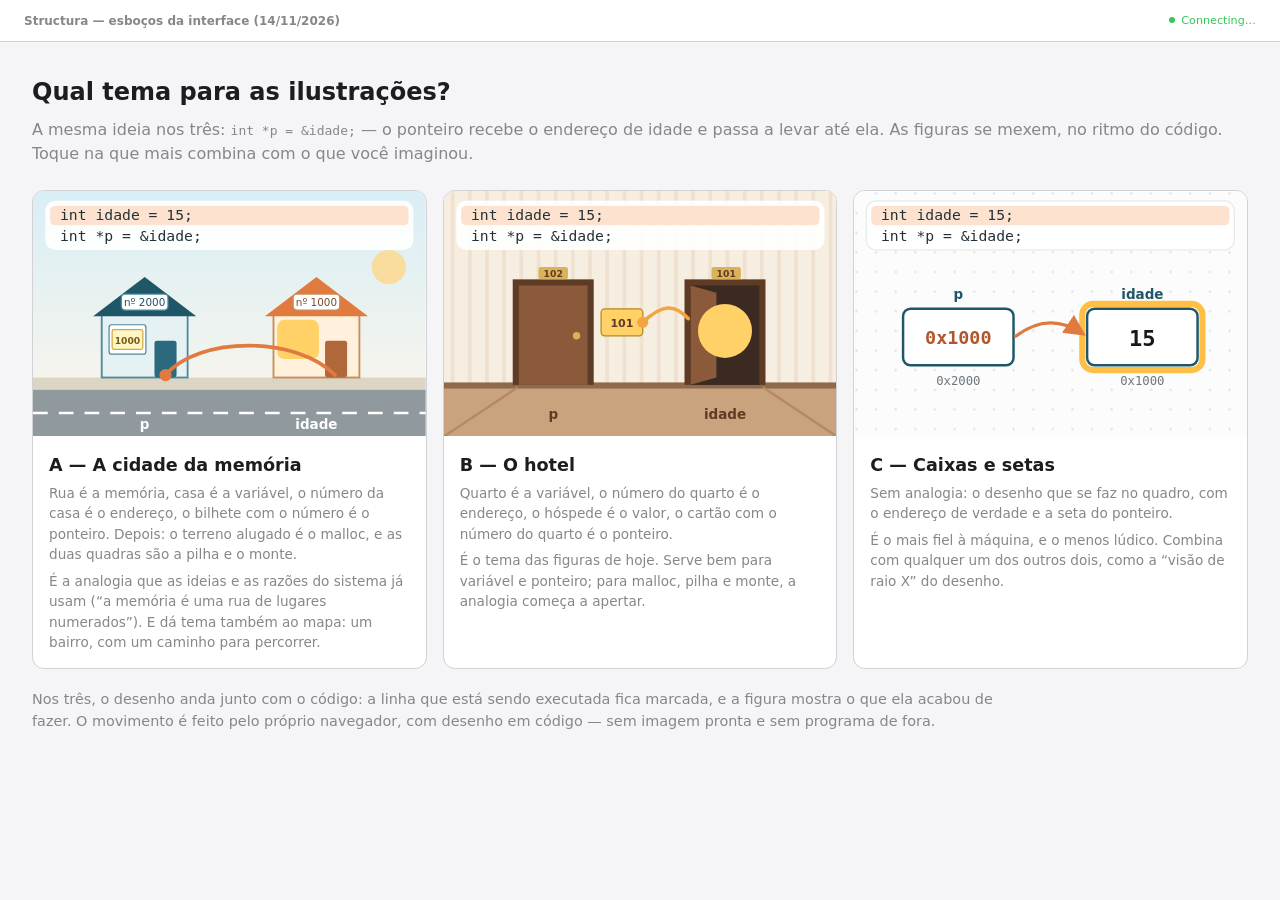
<file: docs/esbocos/1-tema-das-ilustracoes.html>
<!DOCTYPE html>
<html>
<head>
  <meta charset="utf-8">
  <title>Superpowers Brainstorming</title>
  <style>
    /*
     * BRAINSTORM COMPANION FRAME TEMPLATE
     *
     * This template provides a consistent frame with:
     * - OS-aware light/dark theming
     * - Header branding and connection status
     * - Scrollable main content area
     * - CSS helpers for common UI patterns
     *
     * Content is injected via placeholder comment in #frame-content.
     */

    * { box-sizing: border-box; margin: 0; padding: 0; }
    html, body { height: 100%; overflow: hidden; }

    /* ===== THEME VARIABLES ===== */
    :root {
      --bg-primary: #f5f5f7;
      --bg-secondary: #ffffff;
      --bg-tertiary: #e5e5e7;
      --border: #d1d1d6;
      --text-primary: #1d1d1f;
      --text-secondary: #86868b;
      --text-tertiary: #aeaeb2;
      --accent: #0071e3;
      --accent-hover: #0077ed;
      --success: #34c759;
      --warning: #ff9f0a;
      --error: #ff3b30;
      --selected-bg: #e8f4fd;
      --selected-border: #0071e3;
    }

    @media (prefers-color-scheme: dark) {
      :root {
        --bg-primary: #1d1d1f;
        --bg-secondary: #2d2d2f;
        --bg-tertiary: #3d3d3f;
        --border: #424245;
        --text-primary: #f5f5f7;
        --text-secondary: #86868b;
        --text-tertiary: #636366;
        --accent: #0a84ff;
        --accent-hover: #409cff;
        --selected-bg: rgba(10, 132, 255, 0.15);
        --selected-border: #0a84ff;
      }
    }

    body {
      font-family: system-ui, -apple-system, BlinkMacSystemFont, sans-serif;
      background: var(--bg-primary);
      color: var(--text-primary);
      display: flex;
      flex-direction: column;
      line-height: 1.5;
    }

    /* ===== FRAME STRUCTURE ===== */
    .brand { display: flex; align-items: center; min-width: 0; overflow: hidden; color: var(--text-secondary); line-height: 1; }
    .brand a { color: inherit; text-decoration: none; display: flex; align-items: center; gap: 0.5rem; min-width: 0; max-width: 100%; line-height: 1; }
    .brand-copy { display: block; min-width: 0; overflow: hidden; text-overflow: ellipsis; white-space: nowrap; line-height: 1; transform: translateY(-1px); }
    .brand-logo { display: block; height: 1em; width: auto; max-width: 180px; flex-shrink: 0; filter: invert(1); }
    @media (prefers-color-scheme: dark) {
      .brand-logo { filter: none; }
    }
    .status { font-size: 0.7rem; color: var(--status-color, var(--success)); display: flex; align-items: center; gap: 0.4rem; justify-self: end; white-space: nowrap; line-height: 1; }
    .status::before { content: ''; width: 6px; height: 6px; background: var(--status-color, var(--success)); border-radius: 50%; }

    .main { flex: 1; overflow-y: auto; }
    #frame-content { padding: 2rem; min-height: 100%; }

    .header {
      background: var(--bg-secondary);
      border-bottom: 1px solid var(--border);
      padding: 0.5rem 1.5rem;
      flex-shrink: 0;
      display: grid;
      grid-template-columns: minmax(0, 1fr) auto;
      align-items: center;
      gap: 1rem;
      min-height: 42px;
    }
    .header .brand { justify-self: start; width: 100%; font-size: 0.75rem; line-height: 1; }
    .header .status { grid-column: 2; line-height: 1; }
    .header span {
      font-size: 0.75rem;
      color: var(--text-secondary);
    }
    .header .selected-text {
      color: var(--accent);
      font-weight: 500;
    }

    /* ===== TYPOGRAPHY ===== */
    h2 { font-size: 1.5rem; font-weight: 600; margin-bottom: 0.5rem; }
    h3 { font-size: 1.1rem; font-weight: 600; margin-bottom: 0.25rem; }
    .subtitle { color: var(--text-secondary); margin-bottom: 1.5rem; }
    .section { margin-bottom: 2rem; }
    .label { font-size: 0.7rem; color: var(--text-secondary); text-transform: uppercase; letter-spacing: 0.05em; margin-bottom: 0.5rem; }

    /* ===== OPTIONS (for A/B/C choices) ===== */
    .options { display: flex; flex-direction: column; gap: 0.75rem; }
    .option {
      background: var(--bg-secondary);
      border: 2px solid var(--border);
      border-radius: 12px;
      padding: 1rem 1.25rem;
      cursor: pointer;
      transition: all 0.15s ease;
      display: flex;
      align-items: flex-start;
      gap: 1rem;
    }
    .option:hover { border-color: var(--accent); }
    .option.selected { background: var(--selected-bg); border-color: var(--selected-border); }
    .option .letter {
      background: var(--bg-tertiary);
      color: var(--text-secondary);
      width: 1.75rem; height: 1.75rem;
      border-radius: 6px;
      display: flex; align-items: center; justify-content: center;
      font-weight: 600; font-size: 0.85rem; flex-shrink: 0;
    }
    .option.selected .letter { background: var(--accent); color: white; }
    .option .content { flex: 1; }
    .option .content h3 { font-size: 0.95rem; margin-bottom: 0.15rem; }
    .option .content p { color: var(--text-secondary); font-size: 0.85rem; margin: 0; }

    /* ===== CARDS (for showing designs/mockups) ===== */
    .cards { display: grid; grid-template-columns: repeat(auto-fit, minmax(280px, 1fr)); gap: 1rem; }
    .card {
      background: var(--bg-secondary);
      border: 1px solid var(--border);
      border-radius: 12px;
      overflow: hidden;
      cursor: pointer;
      transition: all 0.15s ease;
    }
    .card:hover { border-color: var(--accent); transform: translateY(-2px); box-shadow: 0 4px 12px rgba(0,0,0,0.1); }
    .card.selected { border-color: var(--selected-border); border-width: 2px; }
    .card-image { background: var(--bg-tertiary); aspect-ratio: 16/10; display: flex; align-items: center; justify-content: center; }
    .card-body { padding: 1rem; }
    .card-body h3 { margin-bottom: 0.25rem; }
    .card-body p { color: var(--text-secondary); font-size: 0.85rem; }

    /* ===== MOCKUP CONTAINER ===== */
    .mockup {
      background: var(--bg-secondary);
      border: 1px solid var(--border);
      border-radius: 12px;
      overflow: hidden;
      margin-bottom: 1.5rem;
    }
    .mockup-header {
      background: var(--bg-tertiary);
      padding: 0.5rem 1rem;
      font-size: 0.75rem;
      color: var(--text-secondary);
      border-bottom: 1px solid var(--border);
    }
    .mockup-body { padding: 1.5rem; }

    /* ===== SPLIT VIEW (side-by-side comparison) ===== */
    .split { display: grid; grid-template-columns: 1fr 1fr; gap: 1.5rem; }
    @media (max-width: 700px) { .split { grid-template-columns: 1fr; } }

    /* ===== PROS/CONS ===== */
    .pros-cons { display: grid; grid-template-columns: 1fr 1fr; gap: 1rem; margin: 1rem 0; }
    .pros, .cons { background: var(--bg-secondary); border-radius: 8px; padding: 1rem; }
    .pros h4 { color: var(--success); font-size: 0.85rem; margin-bottom: 0.5rem; }
    .cons h4 { color: var(--error); font-size: 0.85rem; margin-bottom: 0.5rem; }
    .pros ul, .cons ul { margin-left: 1.25rem; font-size: 0.85rem; color: var(--text-secondary); }
    .pros li, .cons li { margin-bottom: 0.25rem; }

    /* ===== PLACEHOLDER (for mockup areas) ===== */
    .placeholder {
      background: var(--bg-tertiary);
      border: 2px dashed var(--border);
      border-radius: 8px;
      padding: 2rem;
      text-align: center;
      color: var(--text-tertiary);
    }

    /* ===== INLINE MOCKUP ELEMENTS ===== */
    .mock-nav { background: var(--accent); color: white; padding: 0.75rem 1rem; display: flex; gap: 1.5rem; font-size: 0.9rem; }
    .mock-sidebar { background: var(--bg-tertiary); padding: 1rem; min-width: 180px; }
    .mock-content { padding: 1.5rem; flex: 1; }
    .mock-button { background: var(--accent); color: white; border: none; padding: 0.5rem 1rem; border-radius: 6px; font-size: 0.85rem; }
    .mock-input { background: var(--bg-primary); border: 1px solid var(--border); border-radius: 6px; padding: 0.5rem; width: 100%; }
  </style>
</head>
<body>
  <div class="header">
    <span style="font-weight:700">Structura — esboços da interface (14/11/2026)</span>
    <div class="status">Connecting…</div>
  </div>

  <div class="main">
    <div id="frame-content">
      <style>
  .anim .st1 { animation: st1 9s infinite; }
  .anim .st2 { animation: st2 9s infinite; }
  .anim .st3 { animation: st3 9s infinite; transform-box: fill-box; transform-origin: center; }
  .anim .st4 { animation: st4 9s infinite; }
  .anim .traco { stroke-dasharray: 320; animation: traco 9s infinite; }
  .anim .brilho { animation: brilho 9s infinite; }
  .anim .hl { animation: linha 9s infinite; }
  @keyframes st1 { 0%,4% {opacity:0} 10%,93% {opacity:1} 100% {opacity:0} }
  @keyframes st2 { 0%,22% {opacity:0} 28%,93% {opacity:1} 100% {opacity:0} }
  @keyframes st3 { 0%,46% {opacity:0; transform:scale(.4)} 52% {opacity:1; transform:scale(1.15)} 56%,93% {opacity:1; transform:scale(1)} 100% {opacity:0} }
  @keyframes st4 { 0%,66% {opacity:0} 70%,93% {opacity:1} 100% {opacity:0} }
  @keyframes traco { 0%,65% {stroke-dashoffset:320; opacity:0} 66% {stroke-dashoffset:320; opacity:1} 84%,93% {stroke-dashoffset:0; opacity:1} 100% {stroke-dashoffset:0; opacity:0} }
  @keyframes brilho { 0%,82% {opacity:0} 86% {opacity:.85} 93% {opacity:.45} 100% {opacity:0} }
  @keyframes linha { 0%,42% {transform:translateY(0)} 46%,100% {transform:translateY(17px)} }
  @media (prefers-reduced-motion: reduce) {
    .anim * { animation: none !important; opacity: 1 !important; stroke-dashoffset: 0 !important; }
  }
  .codigo-tema { font-family: ui-monospace, Consolas, monospace; font-size: 12px; fill: #23313a; }
  .rotulo-tema { font-family: system-ui, sans-serif; font-weight: 700; font-size: 11px; }
  .nota-tema { margin-top: 1.25rem; color: var(--text-secondary); font-size: .9rem; line-height: 1.5; max-width: 62rem; }
  .card-body p + p { margin-top: .4rem; }
</style>

<h2>Qual tema para as ilustrações?</h2>
<p class="subtitle">A mesma ideia nos três: <code>int *p = &amp;idade;</code> — o ponteiro recebe o endereço de idade e passa a levar até ela. As figuras se mexem, no ritmo do código. Toque na que mais combina com o que você imaginou.</p>

<div class="cards">

  <!-- A: a cidade da memória -->
  <div class="card" data-choice="cidade">
    <div class="card-image" style="background:none">
      <svg class="anim" viewBox="0 0 320 200" width="100%" role="img" aria-label="Duas casas numa rua: a casa p guarda um bilhete com o número da casa idade, e um caminho vai de uma à outra">
        <defs>
          <linearGradient id="ceuA" x1="0" y1="0" x2="0" y2="1">
            <stop offset="0" stop-color="#d9eef6"/><stop offset="1" stop-color="#fdf6ea"/>
          </linearGradient>
        </defs>
        <rect width="320" height="200" fill="url(#ceuA)"/>
        <circle cx="290" cy="62" r="14" fill="#ffd98a" opacity=".8"/>
        <rect x="10" y="8" width="300" height="40" rx="8" fill="#fff" opacity=".92"/>
        <rect class="hl" x="14" y="12" width="292" height="16" rx="4" fill="#fde3cf"/>
        <text class="codigo-tema" x="22" y="24">int idade = 15;</text>
        <text class="codigo-tema" x="22" y="41">int *p = &amp;idade;</text>
        <rect y="152" width="320" height="10" fill="#ddd5c4"/>
        <rect y="162" width="320" height="38" fill="#8f999e"/>
        <line x1="0" y1="181" x2="320" y2="181" stroke="#fff" stroke-width="2" stroke-dasharray="12 9"/>
        <!-- casa idade -->
        <g class="st1">
          <rect x="196" y="100" width="70" height="52" fill="#fff1dc" stroke="#c98b5b" stroke-width="1.5"/>
          <polygon points="189,102 231,70 273,102" fill="#e07a3f"/>
          <rect x="212" y="84" width="38" height="13" rx="3" fill="#fff" stroke="#c98b5b"/>
          <text x="231" y="94" text-anchor="middle" font-size="8.5" font-family="system-ui" fill="#7a4a2a">nº 1000</text>
          <rect x="203" y="109" width="26" height="24" rx="2" fill="#fffaf2" stroke="#c98b5b"/>
          <text x="216" y="126" text-anchor="middle" font-size="13" font-weight="700" font-family="system-ui" fill="#b0562a">15</text>
          <rect x="238" y="122" width="18" height="30" rx="2" fill="#b0683b"/>
          <text class="rotulo-tema" x="231" y="194" text-anchor="middle" fill="#fff">idade</text>
        </g>
        <rect class="brilho" x="199" y="105" width="34" height="32" rx="6" fill="#ffd166"/>
        <!-- casa p -->
        <g class="st2">
          <rect x="56" y="100" width="70" height="52" fill="#e6f1f4" stroke="#4f8a9c" stroke-width="1.5"/>
          <polygon points="49,102 91,70 133,102" fill="#1f5668"/>
          <rect x="72" y="84" width="38" height="13" rx="3" fill="#fff" stroke="#4f8a9c"/>
          <text x="91" y="94" text-anchor="middle" font-size="8.5" font-family="system-ui" fill="#1f5668">nº 2000</text>
          <rect x="62" y="109" width="30" height="24" rx="2" fill="#fff" stroke="#4f8a9c"/>
          <rect x="99" y="122" width="18" height="30" rx="2" fill="#2b6a7e"/>
          <text class="rotulo-tema" x="91" y="194" text-anchor="middle" fill="#fff">p</text>
        </g>
        <!-- o bilhete, com o número da outra casa -->
        <g class="st3">
          <rect x="64.5" y="113" width="25" height="16" rx="1.5" fill="#fff6c8" stroke="#d3a93a"/>
          <text x="77" y="124.5" text-anchor="middle" font-size="7.5" font-weight="700" font-family="system-ui" fill="#7a5a10">1000</text>
        </g>
        <!-- o caminho -->
        <path class="traco" d="M108 150 C 135 118, 215 118, 246 150" fill="none" stroke="#e07a3f" stroke-width="3" stroke-linecap="round"/>
        <circle class="st4" r="5" fill="#e07a3f">
          <animateMotion dur="9s" repeatCount="indefinite" calcMode="linear" keyPoints="0;0;1;1" keyTimes="0;0.66;0.84;1" path="M108 150 C 135 118, 215 118, 246 150"/>
        </circle>
      </svg>
    </div>
    <div class="card-body">
      <h3>A — A cidade da memória</h3>
      <p>Rua é a memória, casa é a variável, o número da casa é o endereço, o bilhete com o número é o ponteiro. Depois: o terreno alugado é o malloc, e as duas quadras são a pilha e o monte.</p>
      <p>É a analogia que as ideias e as razões do sistema já usam (“a memória é uma rua de lugares numerados”). E dá tema também ao mapa: um bairro, com um caminho para percorrer.</p>
    </div>
  </div>

  <!-- B: o hotel -->
  <div class="card" data-choice="hotel">
    <div class="card-image" style="background:none">
      <svg class="anim" viewBox="0 0 320 200" width="100%" role="img" aria-label="Corredor de hotel: o quarto p tem um cartão com o número do quarto idade, e uma luz vai de um ao outro">
        <defs>
          <pattern id="papelB" width="14" height="14" patternUnits="userSpaceOnUse">
            <rect width="14" height="14" fill="#f7eee2"/><path d="M7 0 V14" stroke="#efe1cf" stroke-width="3"/>
          </pattern>
        </defs>
        <rect width="320" height="200" fill="url(#papelB)"/>
        <rect y="160" width="320" height="40" fill="#c9a27e"/>
        <rect y="156" width="320" height="5" fill="#8e6a4c"/>
        <path d="M0 200 L60 160 M320 200 L260 160" stroke="#b48a66" stroke-width="2"/>
        <rect x="10" y="8" width="300" height="40" rx="8" fill="#fff" opacity=".92"/>
        <rect class="hl" x="14" y="12" width="292" height="16" rx="4" fill="#fde3cf"/>
        <text class="codigo-tema" x="22" y="24">int idade = 15;</text>
        <text class="codigo-tema" x="22" y="41">int *p = &amp;idade;</text>
        <!-- quarto 101: idade -->
        <g class="st1">
          <rect x="196" y="72" width="66" height="86" fill="#5e3b25"/>
          <rect x="201" y="77" width="56" height="81" fill="#3a2a22"/>
          <circle cx="229" cy="114" r="15" fill="#f4b183" stroke="#b0683b" stroke-width="1.5"/>
          <text x="229" y="119" text-anchor="middle" font-size="13" font-weight="700" font-family="system-ui" fill="#6b3416">15</text>
          <polygon points="201,77 222,83 222,152 201,158" fill="#8a5a3b"/>
          <rect x="218" y="62" width="24" height="10" rx="2" fill="#d9b25a"/>
          <text x="230" y="70" text-anchor="middle" font-size="7.5" font-weight="700" font-family="system-ui" fill="#5e3b25">101</text>
          <text class="rotulo-tema" x="229" y="186" text-anchor="middle" fill="#5e3b25">idade</text>
        </g>
        <circle class="brilho" cx="229" cy="114" r="22" fill="#ffd166"/>
        <!-- quarto 102: p -->
        <g class="st2">
          <rect x="56" y="72" width="66" height="86" fill="#5e3b25"/>
          <rect x="61" y="77" width="56" height="81" fill="#8a5a3b"/>
          <circle cx="108" cy="118" r="3" fill="#d9b25a"/>
          <rect x="77" y="62" width="24" height="10" rx="2" fill="#d9b25a"/>
          <text x="89" y="70" text-anchor="middle" font-size="7.5" font-weight="700" font-family="system-ui" fill="#5e3b25">102</text>
          <text class="rotulo-tema" x="89" y="186" text-anchor="middle" fill="#5e3b25">p</text>
        </g>
        <!-- o cartão com o número do outro quarto -->
        <g class="st3">
          <rect x="128" y="96" width="34" height="22" rx="3" fill="#ffd166" stroke="#b58a1e"/>
          <text x="145" y="110.5" text-anchor="middle" font-size="9" font-weight="700" font-family="system-ui" fill="#5e3b25">101</text>
        </g>
        <path class="traco" d="M162 107 C 178 92, 188 92, 199 104" fill="none" stroke="#f2a541" stroke-width="3" stroke-linecap="round"/>
        <circle class="st4" r="4.5" fill="#f2a541">
          <animateMotion dur="9s" repeatCount="indefinite" calcMode="linear" keyPoints="0;0;1;1" keyTimes="0;0.66;0.84;1" path="M162 107 C 178 92, 188 92, 199 104"/>
        </circle>
      </svg>
    </div>
    <div class="card-body">
      <h3>B — O hotel</h3>
      <p>Quarto é a variável, o número do quarto é o endereço, o hóspede é o valor, o cartão com o número do quarto é o ponteiro.</p>
      <p>É o tema das figuras de hoje. Serve bem para variável e ponteiro; para malloc, pilha e monte, a analogia começa a apertar.</p>
    </div>
  </div>

  <!-- C: caixas e setas -->
  <div class="card" data-choice="caixas">
    <div class="card-image" style="background:none">
      <svg class="anim" viewBox="0 0 320 200" width="100%" role="img" aria-label="Duas caixas com endereço: a caixa p guarda 0x1000, e uma seta vai dela até a caixa idade">
        <defs>
          <pattern id="pontosC" width="16" height="16" patternUnits="userSpaceOnUse">
            <rect width="16" height="16" fill="#fbfcfb"/><circle cx="2" cy="2" r="1" fill="#dfe4e2"/>
          </pattern>
          <marker id="pontaC" viewBox="0 0 10 10" refX="8" refY="5" markerWidth="7" markerHeight="7" orient="auto-start-reverse">
            <path d="M0 0 L10 5 L0 10 z" fill="#e07a3f"/>
          </marker>
        </defs>
        <rect width="320" height="200" fill="url(#pontosC)"/>
        <rect x="10" y="8" width="300" height="40" rx="8" fill="#fff" stroke="#e6ebe9"/>
        <rect class="hl" x="14" y="12" width="292" height="16" rx="4" fill="#fde3cf"/>
        <text class="codigo-tema" x="22" y="24">int idade = 15;</text>
        <text class="codigo-tema" x="22" y="41">int *p = &amp;idade;</text>
        <!-- idade -->
        <g class="st1">
          <text class="rotulo-tema" x="235" y="88" text-anchor="middle" fill="#1f5668">idade</text>
          <rect x="190" y="96" width="90" height="46" rx="6" fill="#fff" stroke="#1f5668" stroke-width="2"/>
          <text x="235" y="126" text-anchor="middle" font-size="18" font-weight="700" font-family="ui-monospace, Consolas, monospace" fill="#16181a">15</text>
          <text x="235" y="158" text-anchor="middle" font-size="10" font-family="ui-monospace, Consolas, monospace" fill="#6b7780">0x1000</text>
        </g>
        <rect class="brilho" x="186" y="92" width="98" height="54" rx="9" fill="none" stroke="#ffbf47" stroke-width="5"/>
        <!-- p -->
        <g class="st2">
          <text class="rotulo-tema" x="85" y="88" text-anchor="middle" fill="#1f5668">p</text>
          <rect x="40" y="96" width="90" height="46" rx="6" fill="#fff" stroke="#1f5668" stroke-width="2"/>
          <text x="85" y="158" text-anchor="middle" font-size="10" font-family="ui-monospace, Consolas, monospace" fill="#6b7780">0x2000</text>
        </g>
        <g class="st3">
          <text x="85" y="125" text-anchor="middle" font-size="15" font-weight="700" font-family="ui-monospace, Consolas, monospace" fill="#b0562a">0x1000</text>
        </g>
        <path class="traco" d="M131 119 C 150 104, 168 104, 186 116" fill="none" stroke="#e07a3f" stroke-width="2.5" marker-end="url(#pontaC)"/>
      </svg>
    </div>
    <div class="card-body">
      <h3>C — Caixas e setas</h3>
      <p>Sem analogia: o desenho que se faz no quadro, com o endereço de verdade e a seta do ponteiro.</p>
      <p>É o mais fiel à máquina, e o menos lúdico. Combina com qualquer um dos outros dois, como a “visão de raio X” do desenho.</p>
    </div>
  </div>

</div>

<p class="nota-tema">Nos três, o desenho anda junto com o código: a linha que está sendo executada fica marcada, e a figura mostra o que ela acabou de fazer. O movimento é feito pelo próprio navegador, com desenho em código — sem imagem pronta e sem programa de fora.</p>

    </div>
  </div>

</body>
</html>
</file>
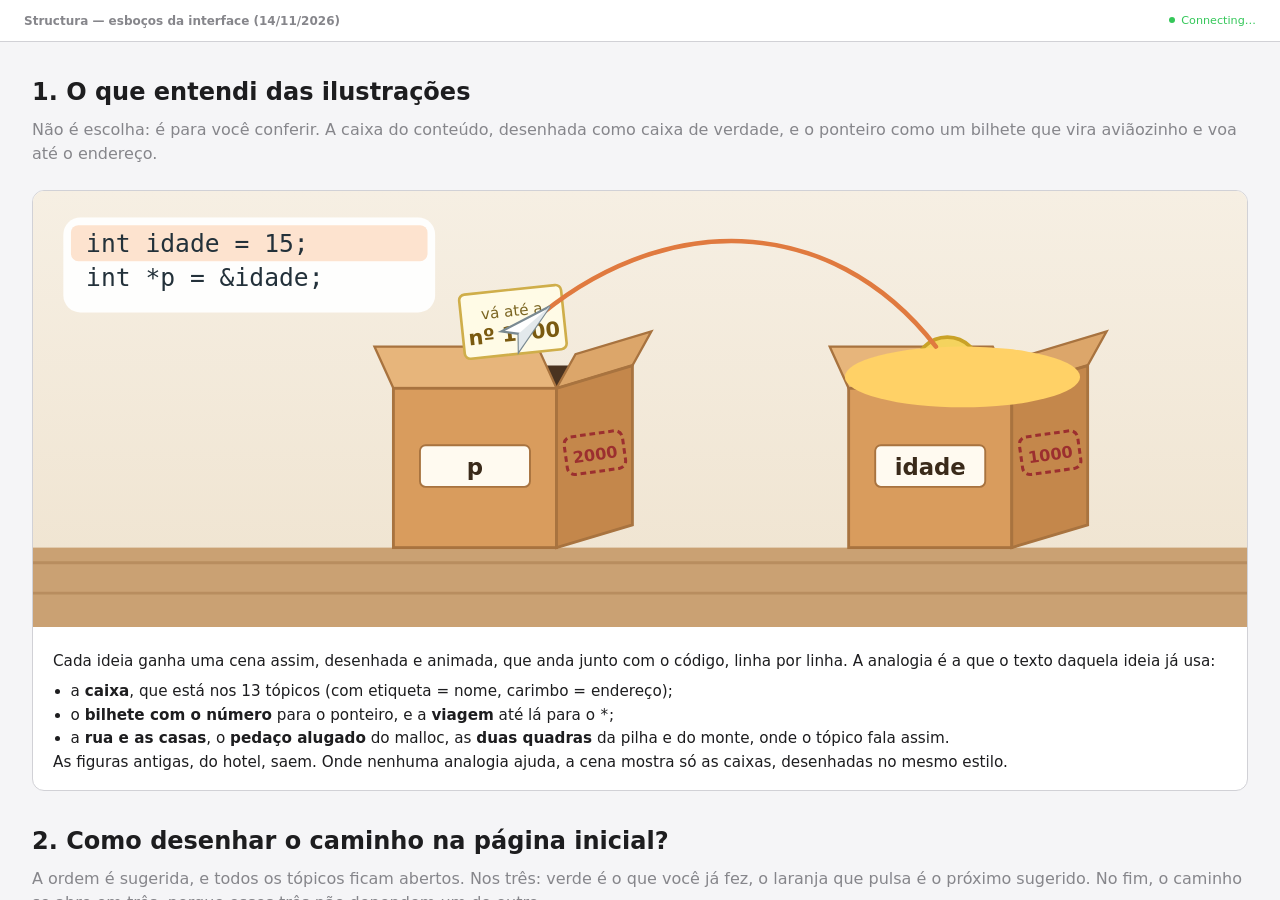
<file: docs/esbocos/2-caixa-ilustrada-e-mapa.html>
<!DOCTYPE html>
<html>
<head>
  <meta charset="utf-8">
  <title>Superpowers Brainstorming</title>
  <style>
    /*
     * BRAINSTORM COMPANION FRAME TEMPLATE
     *
     * This template provides a consistent frame with:
     * - OS-aware light/dark theming
     * - Header branding and connection status
     * - Scrollable main content area
     * - CSS helpers for common UI patterns
     *
     * Content is injected via placeholder comment in #frame-content.
     */

    * { box-sizing: border-box; margin: 0; padding: 0; }
    html, body { height: 100%; overflow: hidden; }

    /* ===== THEME VARIABLES ===== */
    :root {
      --bg-primary: #f5f5f7;
      --bg-secondary: #ffffff;
      --bg-tertiary: #e5e5e7;
      --border: #d1d1d6;
      --text-primary: #1d1d1f;
      --text-secondary: #86868b;
      --text-tertiary: #aeaeb2;
      --accent: #0071e3;
      --accent-hover: #0077ed;
      --success: #34c759;
      --warning: #ff9f0a;
      --error: #ff3b30;
      --selected-bg: #e8f4fd;
      --selected-border: #0071e3;
    }

    @media (prefers-color-scheme: dark) {
      :root {
        --bg-primary: #1d1d1f;
        --bg-secondary: #2d2d2f;
        --bg-tertiary: #3d3d3f;
        --border: #424245;
        --text-primary: #f5f5f7;
        --text-secondary: #86868b;
        --text-tertiary: #636366;
        --accent: #0a84ff;
        --accent-hover: #409cff;
        --selected-bg: rgba(10, 132, 255, 0.15);
        --selected-border: #0a84ff;
      }
    }

    body {
      font-family: system-ui, -apple-system, BlinkMacSystemFont, sans-serif;
      background: var(--bg-primary);
      color: var(--text-primary);
      display: flex;
      flex-direction: column;
      line-height: 1.5;
    }

    /* ===== FRAME STRUCTURE ===== */
    .brand { display: flex; align-items: center; min-width: 0; overflow: hidden; color: var(--text-secondary); line-height: 1; }
    .brand a { color: inherit; text-decoration: none; display: flex; align-items: center; gap: 0.5rem; min-width: 0; max-width: 100%; line-height: 1; }
    .brand-copy { display: block; min-width: 0; overflow: hidden; text-overflow: ellipsis; white-space: nowrap; line-height: 1; transform: translateY(-1px); }
    .brand-logo { display: block; height: 1em; width: auto; max-width: 180px; flex-shrink: 0; filter: invert(1); }
    @media (prefers-color-scheme: dark) {
      .brand-logo { filter: none; }
    }
    .status { font-size: 0.7rem; color: var(--status-color, var(--success)); display: flex; align-items: center; gap: 0.4rem; justify-self: end; white-space: nowrap; line-height: 1; }
    .status::before { content: ''; width: 6px; height: 6px; background: var(--status-color, var(--success)); border-radius: 50%; }

    .main { flex: 1; overflow-y: auto; }
    #frame-content { padding: 2rem; min-height: 100%; }

    .header {
      background: var(--bg-secondary);
      border-bottom: 1px solid var(--border);
      padding: 0.5rem 1.5rem;
      flex-shrink: 0;
      display: grid;
      grid-template-columns: minmax(0, 1fr) auto;
      align-items: center;
      gap: 1rem;
      min-height: 42px;
    }
    .header .brand { justify-self: start; width: 100%; font-size: 0.75rem; line-height: 1; }
    .header .status { grid-column: 2; line-height: 1; }
    .header span {
      font-size: 0.75rem;
      color: var(--text-secondary);
    }
    .header .selected-text {
      color: var(--accent);
      font-weight: 500;
    }

    /* ===== TYPOGRAPHY ===== */
    h2 { font-size: 1.5rem; font-weight: 600; margin-bottom: 0.5rem; }
    h3 { font-size: 1.1rem; font-weight: 600; margin-bottom: 0.25rem; }
    .subtitle { color: var(--text-secondary); margin-bottom: 1.5rem; }
    .section { margin-bottom: 2rem; }
    .label { font-size: 0.7rem; color: var(--text-secondary); text-transform: uppercase; letter-spacing: 0.05em; margin-bottom: 0.5rem; }

    /* ===== OPTIONS (for A/B/C choices) ===== */
    .options { display: flex; flex-direction: column; gap: 0.75rem; }
    .option {
      background: var(--bg-secondary);
      border: 2px solid var(--border);
      border-radius: 12px;
      padding: 1rem 1.25rem;
      cursor: pointer;
      transition: all 0.15s ease;
      display: flex;
      align-items: flex-start;
      gap: 1rem;
    }
    .option:hover { border-color: var(--accent); }
    .option.selected { background: var(--selected-bg); border-color: var(--selected-border); }
    .option .letter {
      background: var(--bg-tertiary);
      color: var(--text-secondary);
      width: 1.75rem; height: 1.75rem;
      border-radius: 6px;
      display: flex; align-items: center; justify-content: center;
      font-weight: 600; font-size: 0.85rem; flex-shrink: 0;
    }
    .option.selected .letter { background: var(--accent); color: white; }
    .option .content { flex: 1; }
    .option .content h3 { font-size: 0.95rem; margin-bottom: 0.15rem; }
    .option .content p { color: var(--text-secondary); font-size: 0.85rem; margin: 0; }

    /* ===== CARDS (for showing designs/mockups) ===== */
    .cards { display: grid; grid-template-columns: repeat(auto-fit, minmax(280px, 1fr)); gap: 1rem; }
    .card {
      background: var(--bg-secondary);
      border: 1px solid var(--border);
      border-radius: 12px;
      overflow: hidden;
      cursor: pointer;
      transition: all 0.15s ease;
    }
    .card:hover { border-color: var(--accent); transform: translateY(-2px); box-shadow: 0 4px 12px rgba(0,0,0,0.1); }
    .card.selected { border-color: var(--selected-border); border-width: 2px; }
    .card-image { background: var(--bg-tertiary); aspect-ratio: 16/10; display: flex; align-items: center; justify-content: center; }
    .card-body { padding: 1rem; }
    .card-body h3 { margin-bottom: 0.25rem; }
    .card-body p { color: var(--text-secondary); font-size: 0.85rem; }

    /* ===== MOCKUP CONTAINER ===== */
    .mockup {
      background: var(--bg-secondary);
      border: 1px solid var(--border);
      border-radius: 12px;
      overflow: hidden;
      margin-bottom: 1.5rem;
    }
    .mockup-header {
      background: var(--bg-tertiary);
      padding: 0.5rem 1rem;
      font-size: 0.75rem;
      color: var(--text-secondary);
      border-bottom: 1px solid var(--border);
    }
    .mockup-body { padding: 1.5rem; }

    /* ===== SPLIT VIEW (side-by-side comparison) ===== */
    .split { display: grid; grid-template-columns: 1fr 1fr; gap: 1.5rem; }
    @media (max-width: 700px) { .split { grid-template-columns: 1fr; } }

    /* ===== PROS/CONS ===== */
    .pros-cons { display: grid; grid-template-columns: 1fr 1fr; gap: 1rem; margin: 1rem 0; }
    .pros, .cons { background: var(--bg-secondary); border-radius: 8px; padding: 1rem; }
    .pros h4 { color: var(--success); font-size: 0.85rem; margin-bottom: 0.5rem; }
    .cons h4 { color: var(--error); font-size: 0.85rem; margin-bottom: 0.5rem; }
    .pros ul, .cons ul { margin-left: 1.25rem; font-size: 0.85rem; color: var(--text-secondary); }
    .pros li, .cons li { margin-bottom: 0.25rem; }

    /* ===== PLACEHOLDER (for mockup areas) ===== */
    .placeholder {
      background: var(--bg-tertiary);
      border: 2px dashed var(--border);
      border-radius: 8px;
      padding: 2rem;
      text-align: center;
      color: var(--text-tertiary);
    }

    /* ===== INLINE MOCKUP ELEMENTS ===== */
    .mock-nav { background: var(--accent); color: white; padding: 0.75rem 1rem; display: flex; gap: 1.5rem; font-size: 0.9rem; }
    .mock-sidebar { background: var(--bg-tertiary); padding: 1rem; min-width: 180px; }
    .mock-content { padding: 1.5rem; flex: 1; }
    .mock-button { background: var(--accent); color: white; border: none; padding: 0.5rem 1rem; border-radius: 6px; font-size: 0.85rem; }
    .mock-input { background: var(--bg-primary); border: 1px solid var(--border); border-radius: 6px; padding: 0.5rem; width: 100%; }
  </style>
</head>
<body>
  <div class="header">
    <span style="font-weight:700">Structura — esboços da interface (14/11/2026)</span>
    <div class="status">Connecting…</div>
  </div>

  <div class="main">
    <div id="frame-content">
      <style>
  .anim .st1 { animation: st1 9s infinite; }
  .anim .st2 { animation: st2 9s infinite; }
  .anim .st3 { animation: st3 9s infinite; transform-box: fill-box; transform-origin: center; }
  .anim .st4 { animation: st4 9s infinite; }
  .anim .traco { stroke-dasharray: 420; animation: traco 9s infinite; }
  .anim .brilho { animation: brilho 9s infinite; }
  .anim .hl { animation: linha 9s infinite; }
  .anim .pulso { animation: pulso 2.4s infinite; transform-box: fill-box; transform-origin: center; }
  @keyframes st1 { 0%,4% {opacity:0} 10%,93% {opacity:1} 100% {opacity:0} }
  @keyframes st2 { 0%,22% {opacity:0} 28%,93% {opacity:1} 100% {opacity:0} }
  @keyframes st3 { 0%,44% {opacity:0; transform:translateY(14px) scale(.5)} 52% {opacity:1; transform:translateY(-4px) scale(1.1)} 56%,62% {opacity:1; transform:none} 66%,100% {opacity:0} }
  @keyframes st4 { 0%,63% {opacity:0} 66%,84% {opacity:1} 88%,100% {opacity:0} }
  @keyframes traco { 0%,63% {stroke-dashoffset:420; opacity:0} 64% {stroke-dashoffset:420; opacity:.9} 84%,93% {stroke-dashoffset:0; opacity:.9} 100% {stroke-dashoffset:0; opacity:0} }
  @keyframes brilho { 0%,82% {opacity:0} 86% {opacity:.9} 93% {opacity:.5} 100% {opacity:0} }
  @keyframes linha { 0%,40% {transform:translateY(0)} 44%,100% {transform:translateY(18px)} }
  @keyframes pulso { 0%,100% {transform:scale(1); opacity:.9} 50% {transform:scale(1.35); opacity:.25} }
  @media (prefers-reduced-motion: reduce) {
    .anim * { animation: none !important; opacity: 1 !important; stroke-dashoffset: 0 !important; }
  }
  .cod { font-family: ui-monospace, Consolas, monospace; font-size: 13px; fill: #23313a; }
  .rot { font-family: system-ui, sans-serif; font-weight: 700; }
  .mapa-txt { font-family: system-ui, sans-serif; font-size: 8.6px; fill: #2b3438; }
  .mapa-num { font-family: system-ui, sans-serif; font-size: 9px; font-weight: 800; }
  .bloco-entendi { background: var(--bg-secondary); border: 1px solid var(--border); border-radius: 12px; overflow: hidden; margin-bottom: 2rem; }
  .bloco-entendi .texto { padding: 1rem 1.25rem; line-height: 1.55; font-size: .95rem; }
  .bloco-entendi .texto ul { margin: .4rem 0 0 1.1rem; }
  .cards .card-image { aspect-ratio: auto; }
</style>

<h2>1. O que entendi das ilustrações</h2>
<p class="subtitle">Não é escolha: é para você conferir. A caixa do conteúdo, desenhada como caixa de verdade, e o ponteiro como um bilhete que vira aviãozinho e voa até o endereço.</p>

<div class="bloco-entendi">
  <svg class="anim" viewBox="0 0 640 230" width="100%" role="img" aria-label="Duas caixas de papelão numeradas. Da caixa p sai um bilhete com o número 1000, que vira um aviãozinho de papel e voa até a caixa idade, que guarda o 15">
    <defs>
      <linearGradient id="paredeK" x1="0" y1="0" x2="0" y2="1">
        <stop offset="0" stop-color="#f6efe3"/><stop offset="1" stop-color="#efe3cf"/>
      </linearGradient>
    </defs>
    <rect width="640" height="230" fill="url(#paredeK)"/>
    <rect y="188" width="640" height="42" fill="#caa173"/>
    <path d="M0 196 H640 M0 212 H640" stroke="#b88d5f" stroke-width="1.5"/>
    <!-- o código -->
    <rect x="16" y="14" width="196" height="50" rx="9" fill="#fff" opacity=".95"/>
    <rect class="hl" x="20" y="18" width="188" height="19" rx="4" fill="#fde3cf"/>
    <text class="cod" x="28" y="32">int idade = 15;</text>
    <text class="cod" x="28" y="50">int *p = &amp;idade;</text>

    <!-- caixa idade -->
    <g class="st1">
      <polygon points="430,104 470,92 556,92 516,104" fill="#7d4f28"/>
      <polygon points="430,104 516,104 506,82 420,82" fill="#e7b57b" stroke="#a8733f" stroke-width="1.2"/>
      <polygon points="516,104 556,92 566,74 526,86" fill="#dca66a" stroke="#a8733f" stroke-width="1.2"/>
      <circle cx="482" cy="94" r="17" fill="#f4d35e" stroke="#c9a227" stroke-width="2"/>
      <text x="482" y="99.5" text-anchor="middle" font-size="15" font-weight="800" font-family="system-ui" fill="#6b4e00">15</text>
      <rect x="430" y="104" width="86" height="84" fill="#d99c5d" stroke="#a8733f" stroke-width="1.5"/>
      <polygon points="516,104 556,92 556,176 516,188" fill="#c4874b" stroke="#a8733f" stroke-width="1.5"/>
      <rect x="444" y="134" width="58" height="22" rx="3" fill="#fffaf0" stroke="#a8733f"/>
      <text class="rot" x="473" y="149.5" text-anchor="middle" font-size="12" fill="#3a2a1a">idade</text>
      <g transform="rotate(-8 536 140)">
        <rect x="521" y="128" width="31" height="20" rx="4" fill="none" stroke="#9c2f2f" stroke-width="1.6" stroke-dasharray="3 2"/>
        <text x="536.5" y="142" text-anchor="middle" font-size="8.5" font-weight="800" font-family="system-ui" fill="#9c2f2f">1000</text>
      </g>
    </g>
    <ellipse class="brilho" cx="490" cy="98" rx="62" ry="16" fill="#ffd166"/>

    <!-- caixa p -->
    <g class="st2">
      <polygon points="190,104 230,92 316,92 276,104" fill="#4a3320"/>
      <polygon points="190,104 276,104 266,82 180,82" fill="#e7b57b" stroke="#a8733f" stroke-width="1.2"/>
      <polygon points="276,104 316,92 326,74 286,86" fill="#dca66a" stroke="#a8733f" stroke-width="1.2"/>
      <rect x="190" y="104" width="86" height="84" fill="#d99c5d" stroke="#a8733f" stroke-width="1.5"/>
      <polygon points="276,104 316,92 316,176 276,188" fill="#c4874b" stroke="#a8733f" stroke-width="1.5"/>
      <rect x="204" y="134" width="58" height="22" rx="3" fill="#fffaf0" stroke="#a8733f"/>
      <text class="rot" x="233" y="149.5" text-anchor="middle" font-size="12" fill="#3a2a1a">p</text>
      <g transform="rotate(-8 296 140)">
        <rect x="281" y="128" width="31" height="20" rx="4" fill="none" stroke="#9c2f2f" stroke-width="1.6" stroke-dasharray="3 2"/>
        <text x="296.5" y="142" text-anchor="middle" font-size="8.5" font-weight="800" font-family="system-ui" fill="#9c2f2f">2000</text>
      </g>
    </g>

    <!-- o bilhete sai da caixa p -->
    <g class="st3">
      <rect x="226" y="52" width="54" height="34" rx="3" fill="#fffbe6" stroke="#cfae4a" stroke-width="1.4" transform="rotate(-6 253 69)"/>
      <text x="253" y="66" text-anchor="middle" font-size="8" font-family="system-ui" fill="#7a6420" transform="rotate(-6 253 69)">vá até a</text>
      <text x="253" y="79" text-anchor="middle" font-size="11" font-weight="800" font-family="system-ui" fill="#7a5a10" transform="rotate(-6 253 69)">nº 1000</text>
    </g>

    <!-- e voa até lá -->
    <path class="traco" d="M262 70 C 330 10, 420 10, 476 82" fill="none" stroke="#e07a3f" stroke-width="2.4" stroke-dasharray="5 7" stroke-linecap="round"/>
    <g class="st4">
      <g>
        <polygon points="-14,-7 14,0 -14,7 -8,0" fill="#fff" stroke="#7a8a92" stroke-width="1.2"/>
        <polygon points="-8,0 14,0 -14,7" fill="#e3e9ec"/>
        <animateMotion dur="9s" repeatCount="indefinite" calcMode="linear" rotate="auto" keyPoints="0;0;1;1" keyTimes="0;0.64;0.84;1" path="M262 70 C 330 10, 420 10, 476 82"/>
      </g>
    </g>
  </svg>
  <div class="texto">
    Cada ideia ganha uma cena assim, desenhada e animada, que anda junto com o código, linha por linha. A analogia é a que o texto daquela ideia já usa:
    <ul>
      <li>a <b>caixa</b>, que está nos 13 tópicos (com etiqueta = nome, carimbo = endereço);</li>
      <li>o <b>bilhete com o número</b> para o ponteiro, e a <b>viagem</b> até lá para o <code>*</code>;</li>
      <li>a <b>rua e as casas</b>, o <b>pedaço alugado</b> do malloc, as <b>duas quadras</b> da pilha e do monte, onde o tópico fala assim.</li>
    </ul>
    As figuras antigas, do hotel, saem. Onde nenhuma analogia ajuda, a cena mostra só as caixas, desenhadas no mesmo estilo.
  </div>
</div>

<h2>2. Como desenhar o caminho na página inicial?</h2>
<p class="subtitle">A ordem é sugerida, e todos os tópicos ficam abertos. Nos três: verde é o que você já fez, o laranja que pulsa é o próximo sugerido. No fim, o caminho se abre em três, porque esses três não dependem um do outro.</p>

<div class="cards">

  <!-- M1: trilha sinuosa -->
  <div class="card" data-choice="trilha">
    <div class="card-image" style="background:none">
      <svg class="anim" viewBox="0 0 320 440" width="100%" role="img" aria-label="Uma trilha sinuosa de cima para baixo, com uma parada redonda por tópico, que no fim se divide em três">
        <rect width="320" height="440" fill="#eaf4ea"/>
        <g fill="#b9d8b4"><circle cx="20" cy="120" r="9"/><circle cx="300" cy="200" r="11"/><circle cx="24" cy="300" r="8"/><circle cx="300" cy="380" r="9"/><circle cx="210" cy="20" r="7"/></g>
        <polyline points="60,40 160,62 262,92 200,140 100,166 52,216 140,250 240,272 268,322 170,346 170,372" fill="none" stroke="#f3e7cf" stroke-width="20" stroke-linejoin="round" stroke-linecap="round"/>
        <path d="M170 372 L70 402 M170 372 L170 412 M170 372 L270 402" fill="none" stroke="#f3e7cf" stroke-width="20" stroke-linecap="round"/>
        <polyline points="60,40 160,62 262,92 200,140 100,166 52,216 140,250 240,272 268,322 170,346 170,372" fill="none" stroke="#d9c39a" stroke-width="2" stroke-dasharray="5 6"/>
        <path d="M170 372 L70 402 M170 372 L170 412 M170 372 L270 402" fill="none" stroke="#d9c39a" stroke-width="2" stroke-dasharray="5 6"/>
        <!-- paradas -->
        <g>
          <circle cx="60" cy="40" r="15" fill="#2f8f6b"/><path d="M53 40 l5 5 l9 -10" fill="none" stroke="#fff" stroke-width="3" stroke-linecap="round"/>
          <text class="mapa-txt" x="80" y="31">Variáveis</text>
          <circle cx="160" cy="62" r="15" fill="#2f8f6b"/><path d="M153 62 l5 5 l9 -10" fill="none" stroke="#fff" stroke-width="3" stroke-linecap="round"/>
          <text class="mapa-txt" x="138" y="91">O que é ponteiro</text>
          <circle class="pulso" cx="262" cy="92" r="20" fill="#f2a541"/>
          <circle cx="262" cy="92" r="15" fill="#e07a3f"/><text class="mapa-num" x="262" y="95.5" text-anchor="middle" fill="#fff">03</text>
          <text class="mapa-txt" x="226" y="122" font-weight="700" fill="#b0562a">próximo</text>
          <g fill="#fff" stroke="#9fb6ad" stroke-width="2">
            <circle cx="200" cy="140" r="14"/><circle cx="100" cy="166" r="14"/><circle cx="52" cy="216" r="14"/><circle cx="140" cy="250" r="14"/><circle cx="240" cy="272" r="14"/><circle cx="268" cy="322" r="14"/><circle cx="170" cy="346" r="14"/><circle cx="70" cy="402" r="14"/><circle cx="170" cy="412" r="14"/><circle cx="270" cy="402" r="14"/>
          </g>
          <g class="mapa-num" fill="#3c5a52" text-anchor="middle">
            <text x="200" y="143.5">04</text><text x="100" y="169.5">05</text><text x="52" y="219.5">06</text><text x="140" y="253.5">07</text><text x="240" y="275.5">01</text><text x="268" y="325.5">08</text><text x="170" y="349.5">09</text><text x="70" y="405.5">10</text><text x="170" y="415.5">11</text><text x="270" y="405.5">12</text>
          </g>
          <g class="mapa-txt">
            <text x="218" y="150">&amp; e *</text><text x="118" y="182">NULL</text><text x="70" y="236">Função e ponteiro</text><text x="158" y="244">Array</text><text x="196" y="296">Memória</text><text x="284" y="344" text-anchor="end">malloc</text><text x="190" y="350">free</text>
            <text x="70" y="430" text-anchor="middle">Ponteiro de ponteiro</text><text x="170" y="436" text-anchor="middle">Aritmética</text><text x="270" y="430" text-anchor="middle">Pendente</text>
          </g>
        </g>
      </svg>
    </div>
    <div class="card-body">
      <h3>A — Trilha de jogo</h3>
      <p>Um caminho só, de cima para baixo, com uma parada por tópico. Fica muito claro qual é o próximo. Esconde um pouco quem depende de quem.</p>
    </div>
  </div>

  <!-- M2: mapa do bairro -->
  <div class="card" data-choice="bairro">
    <div class="card-image" style="background:none">
      <svg class="anim" viewBox="0 0 320 440" width="100%" role="img" aria-label="O mapa de um bairro visto de cima, com um prédio por tópico e um caminho pontilhado passando por eles, que no fim se divide em três ruas">
        <rect width="320" height="440" fill="#e9e4d8"/>
        <!-- quadras -->
        <g fill="#f6f1e6" stroke="#ddd3bf">
          <rect x="14" y="14" width="136" height="96" rx="10"/><rect x="170" y="14" width="136" height="96" rx="10"/>
          <rect x="14" y="128" width="136" height="96" rx="10"/><rect x="170" y="128" width="136" height="96" rx="10"/>
          <rect x="14" y="242" width="136" height="80" rx="10"/><rect x="170" y="242" width="136" height="80" rx="10"/>
          <rect x="14" y="340" width="90" height="86" rx="10"/><rect x="115" y="340" width="90" height="86" rx="10"/><rect x="216" y="340" width="90" height="86" rx="10"/>
        </g>
        <g fill="#b9d8b4"><circle cx="34" cy="96" r="7"/><circle cx="286" cy="34" r="8"/><circle cx="130" cy="210" r="7"/><circle cx="190" cy="308" r="7"/><circle cx="290" cy="208" r="7"/><circle cx="96" cy="412" r="6"/></g>
        <!-- prédios: um por tópico -->
        <g>
          <g transform="translate(40 34)"><rect width="34" height="28" rx="3" fill="#2f8f6b"/><polygon points="-3,0 17,-12 37,0" fill="#24705a"/></g>
          <g transform="translate(96 54)"><rect width="34" height="28" rx="3" fill="#2f8f6b"/><polygon points="-3,0 17,-12 37,0" fill="#24705a"/></g>
          <g transform="translate(200 36)"><rect width="34" height="28" rx="3" fill="#e07a3f"/><polygon points="-3,0 17,-12 37,0" fill="#b65c2a"/></g>
          <g fill="#c9d6dc"><rect x="252" y="62" width="34" height="28" rx="3"/><rect x="250" y="150" width="34" height="28" rx="3"/><rect x="190" y="176" width="34" height="28" rx="3"/><rect x="94" y="150" width="34" height="28" rx="3"/><rect x="34" y="180" width="34" height="28" rx="3"/><rect x="40" y="262" width="34" height="28" rx="3"/><rect x="100" y="282" width="34" height="28" rx="3"/><rect x="196" y="262" width="34" height="28" rx="3"/><rect x="252" y="282" width="34" height="28" rx="3"/><rect x="42" y="360" width="34" height="28" rx="3"/><rect x="143" y="360" width="34" height="28" rx="3"/><rect x="244" y="360" width="34" height="28" rx="3"/></g>
        </g>
        <!-- caminho pontilhado em ordem -->
        <path d="M57 72 Q 80 118 113 90 Q 160 70 217 74 Q 270 74 269 98 Q 270 140 267 160 Q 240 200 207 190 Q 160 170 111 166 Q 70 170 51 196 Q 40 240 57 278 Q 80 300 117 298 Q 160 300 213 278 Q 250 270 269 298 Q 268 320 160 332" fill="none" stroke="#e07a3f" stroke-width="2.6" stroke-dasharray="1 6" stroke-linecap="round"/>
        <path d="M160 332 Q 90 336 59 372 M160 332 L160 372 M160 332 Q 230 336 261 372" fill="none" stroke="#e07a3f" stroke-width="2.6" stroke-dasharray="1 6" stroke-linecap="round"/>
        <!-- alfinete do próximo -->
        <g transform="translate(217 22)">
          <circle class="pulso" cx="0" cy="0" r="11" fill="#f2a541"/>
          <path d="M0 14 C -9 3, -9 -9, 0 -9 C 9 -9, 9 3, 0 14 z" fill="#e07a3f" stroke="#fff" stroke-width="1.5"/>
          <circle cx="0" cy="-2" r="3" fill="#fff"/>
        </g>
        <g class="mapa-txt" text-anchor="middle">
          <text x="57" y="74" fill="#fff" font-weight="700">00</text><text x="113" y="94" fill="#fff" font-weight="700">02</text><text x="217" y="76" fill="#fff" font-weight="700">03</text>
          <text x="269" y="80" font-weight="700">04</text><text x="267" y="168" font-weight="700">05</text><text x="207" y="194" font-weight="700">06</text><text x="111" y="168" font-weight="700">07</text><text x="51" y="198" font-weight="700">01</text><text x="57" y="280" font-weight="700">08</text><text x="117" y="300" font-weight="700">09</text><text x="213" y="280" font-weight="700" fill="#2b3438"> </text><text x="59" y="378" font-weight="700">10</text><text x="160" y="378" font-weight="700">11</text><text x="261" y="378" font-weight="700">12</text>
          <text x="57" y="102">Variáveis</text><text x="113" y="120">Ponteiro</text><text x="230" y="102">Declarar</text><text x="270" y="122">&amp; e *</text><text x="267" y="192">NULL</text><text x="207" y="218">Função</text><text x="111" y="192">Array</text><text x="51" y="222">Memória</text><text x="57" y="304">malloc</text><text x="117" y="324">free</text>
          <text x="59" y="404">Ponteiro de</text><text x="59" y="414">ponteiro</text><text x="160" y="404">Aritmética</text><text x="261" y="404">Pendente</text>
        </g>
      </svg>
    </div>
    <div class="card-body">
      <h3>B — Mapa do bairro</h3>
      <p>Cada tópico é um prédio de uma cidade, e um caminho pontilhado passa por eles na ordem sugerida. Combina com a rua e as casas das ilustrações. É o mais trabalhoso de desenhar bem.</p>
    </div>
  </div>

  <!-- M3: linhas de metrô -->
  <div class="card" data-choice="metro">
    <div class="card-image" style="background:none">
      <svg class="anim" viewBox="0 0 320 440" width="100%" role="img" aria-label="Um mapa de metrô: três linhas coloridas, uma por assunto, com uma estação por tópico e baldeações onde um tópico depende de outro">
        <rect width="320" height="440" fill="#fbfbf8"/>
        <!-- linha azul: ponteiros -->
        <path d="M40 40 H150 V120 H40 V190" fill="none" stroke="#2e6fb5" stroke-width="7" stroke-linejoin="round"/>
        <!-- linha verde: função e array -->
        <path d="M150 120 H260 V200 H200 V290 H150 V370" fill="none" stroke="#2f8f6b" stroke-width="7" stroke-linejoin="round"/>
        <path d="M200 290 V370 H260" fill="none" stroke="#2f8f6b" stroke-width="7" stroke-linejoin="round"/>
        <!-- linha laranja: memória -->
        <path d="M260 200 V250 H90 V330 H40 V370" fill="none" stroke="#e07a3f" stroke-width="7" stroke-linejoin="round"/>
        <path d="M90 330 V400 H150" fill="none" stroke="#e07a3f" stroke-width="7" stroke-linejoin="round"/>
        <!-- estações -->
        <g stroke-width="3">
          <circle cx="40" cy="40" r="9" fill="#2f8f6b" stroke="#fff"/>
          <circle cx="150" cy="40" r="9" fill="#2f8f6b" stroke="#fff"/>
          <circle class="pulso" cx="150" cy="80" r="13" fill="#f2a541" stroke="none"/>
          <circle cx="150" cy="80" r="9" fill="#e07a3f" stroke="#fff"/>
          <circle cx="150" cy="120" r="11" fill="#fff" stroke="#3b4a52"/>
          <circle cx="40" cy="120" r="9" fill="#fff" stroke="#2e6fb5"/>
          <circle cx="40" cy="190" r="9" fill="#fff" stroke="#2e6fb5"/>
          <circle cx="260" cy="120" r="9" fill="#fff" stroke="#2f8f6b"/>
          <circle cx="260" cy="200" r="11" fill="#fff" stroke="#3b4a52"/>
          <circle cx="150" cy="250" r="9" fill="#fff" stroke="#e07a3f"/>
          <circle cx="90" cy="250" r="9" fill="#fff" stroke="#e07a3f"/>
          <circle cx="90" cy="330" r="11" fill="#fff" stroke="#3b4a52"/>
          <circle cx="40" cy="370" r="9" fill="#fff" stroke="#e07a3f"/>
          <circle cx="150" cy="370" r="9" fill="#fff" stroke="#2f8f6b"/>
          <circle cx="260" cy="370" r="9" fill="#fff" stroke="#2f8f6b"/>
          <circle cx="150" cy="400" r="9" fill="#fff" stroke="#e07a3f"/>
          <circle cx="200" cy="290" r="9" fill="#fff" stroke="#2f8f6b"/>
        </g>
        <g class="mapa-txt">
          <text x="34" y="26">00 Variáveis</text><text x="160" y="36">02 Ponteiro</text><text x="162" y="84" font-weight="700" fill="#b0562a">03 próximo</text>
          <text x="162" y="134">04 &amp; e *</text><text x="54" y="114">05 NULL</text><text x="54" y="194">06 Função</text><text x="232" y="110">07 Array</text>
          <text x="232" y="220">01 Memória</text><text x="140" y="240">08 malloc</text><text x="66" y="244">09 free</text>
          <text x="210" y="294">10</text><text x="104" y="334">12</text>
          <text x="34" y="390">Pendente</text><text x="232" y="390">Aritmética</text><text x="160" y="414">Pont. de pont.</text>
        </g>
        <!-- legenda -->
        <g class="mapa-txt" transform="translate(16 420)">
          <rect width="12" height="5" y="-4" fill="#2e6fb5"/><text x="16" y="1">Ponteiros</text>
          <rect x="74" width="12" height="5" y="-4" fill="#2f8f6b"/><text x="90" y="1">Função e array</text>
          <rect x="168" width="12" height="5" y="-4" fill="#e07a3f"/><text x="184" y="1">Memória</text>
        </g>
      </svg>
    </div>
    <div class="card-body">
      <h3>C — Linhas de metrô</h3>
      <p>Cada linha é um assunto, e cada estação um tópico; a baldeação é onde um depende do outro. É o mais fiel ao grafo de pré-requisitos, e o menos “desenho”.</p>
    </div>
  </div>

</div>

    </div>
  </div>

</body>
</html>
</file>
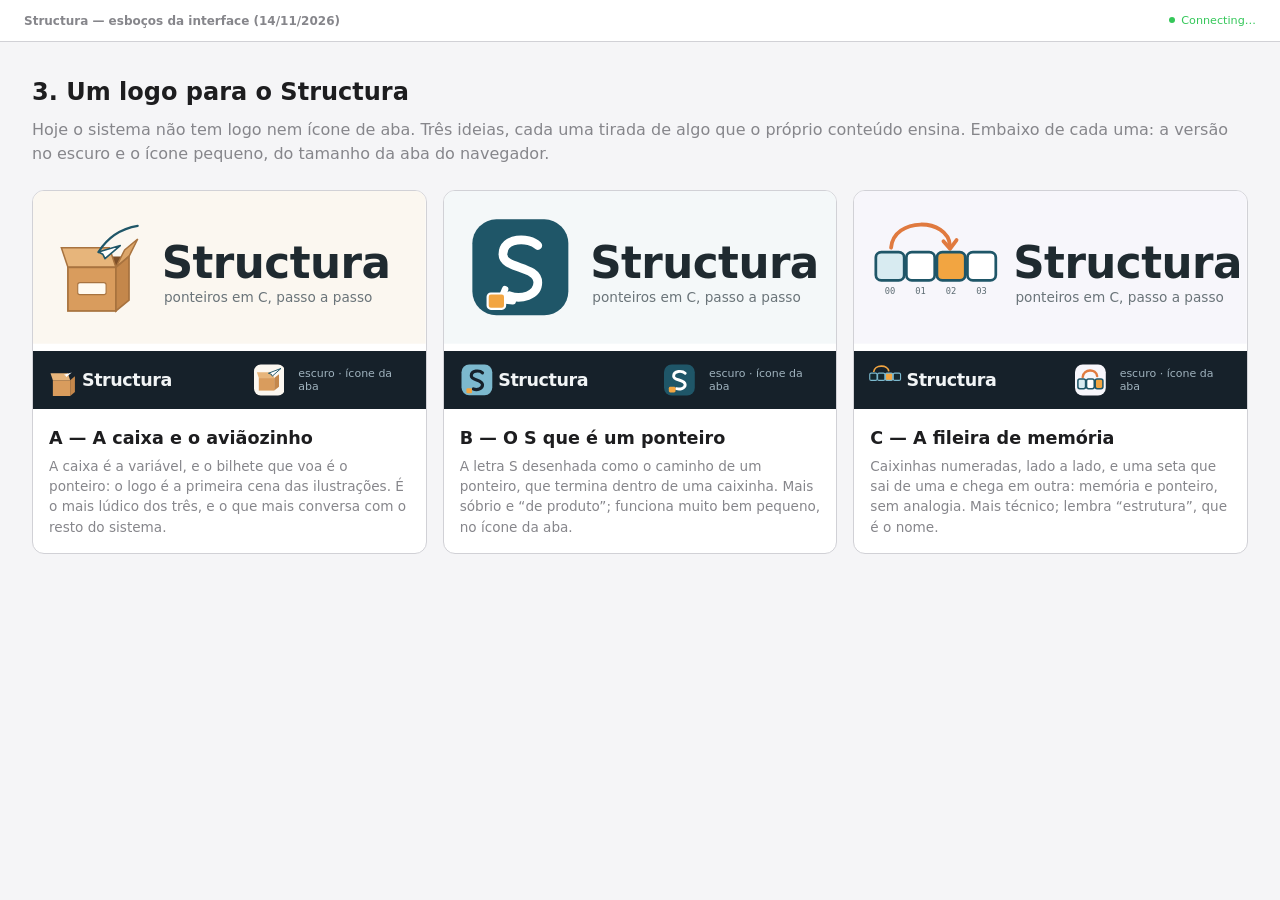
<file: docs/esbocos/3-logo.html>
<!DOCTYPE html>
<html>
<head>
  <meta charset="utf-8">
  <title>Superpowers Brainstorming</title>
  <style>
    /*
     * BRAINSTORM COMPANION FRAME TEMPLATE
     *
     * This template provides a consistent frame with:
     * - OS-aware light/dark theming
     * - Header branding and connection status
     * - Scrollable main content area
     * - CSS helpers for common UI patterns
     *
     * Content is injected via placeholder comment in #frame-content.
     */

    * { box-sizing: border-box; margin: 0; padding: 0; }
    html, body { height: 100%; overflow: hidden; }

    /* ===== THEME VARIABLES ===== */
    :root {
      --bg-primary: #f5f5f7;
      --bg-secondary: #ffffff;
      --bg-tertiary: #e5e5e7;
      --border: #d1d1d6;
      --text-primary: #1d1d1f;
      --text-secondary: #86868b;
      --text-tertiary: #aeaeb2;
      --accent: #0071e3;
      --accent-hover: #0077ed;
      --success: #34c759;
      --warning: #ff9f0a;
      --error: #ff3b30;
      --selected-bg: #e8f4fd;
      --selected-border: #0071e3;
    }

    @media (prefers-color-scheme: dark) {
      :root {
        --bg-primary: #1d1d1f;
        --bg-secondary: #2d2d2f;
        --bg-tertiary: #3d3d3f;
        --border: #424245;
        --text-primary: #f5f5f7;
        --text-secondary: #86868b;
        --text-tertiary: #636366;
        --accent: #0a84ff;
        --accent-hover: #409cff;
        --selected-bg: rgba(10, 132, 255, 0.15);
        --selected-border: #0a84ff;
      }
    }

    body {
      font-family: system-ui, -apple-system, BlinkMacSystemFont, sans-serif;
      background: var(--bg-primary);
      color: var(--text-primary);
      display: flex;
      flex-direction: column;
      line-height: 1.5;
    }

    /* ===== FRAME STRUCTURE ===== */
    .brand { display: flex; align-items: center; min-width: 0; overflow: hidden; color: var(--text-secondary); line-height: 1; }
    .brand a { color: inherit; text-decoration: none; display: flex; align-items: center; gap: 0.5rem; min-width: 0; max-width: 100%; line-height: 1; }
    .brand-copy { display: block; min-width: 0; overflow: hidden; text-overflow: ellipsis; white-space: nowrap; line-height: 1; transform: translateY(-1px); }
    .brand-logo { display: block; height: 1em; width: auto; max-width: 180px; flex-shrink: 0; filter: invert(1); }
    @media (prefers-color-scheme: dark) {
      .brand-logo { filter: none; }
    }
    .status { font-size: 0.7rem; color: var(--status-color, var(--success)); display: flex; align-items: center; gap: 0.4rem; justify-self: end; white-space: nowrap; line-height: 1; }
    .status::before { content: ''; width: 6px; height: 6px; background: var(--status-color, var(--success)); border-radius: 50%; }

    .main { flex: 1; overflow-y: auto; }
    #frame-content { padding: 2rem; min-height: 100%; }

    .header {
      background: var(--bg-secondary);
      border-bottom: 1px solid var(--border);
      padding: 0.5rem 1.5rem;
      flex-shrink: 0;
      display: grid;
      grid-template-columns: minmax(0, 1fr) auto;
      align-items: center;
      gap: 1rem;
      min-height: 42px;
    }
    .header .brand { justify-self: start; width: 100%; font-size: 0.75rem; line-height: 1; }
    .header .status { grid-column: 2; line-height: 1; }
    .header span {
      font-size: 0.75rem;
      color: var(--text-secondary);
    }
    .header .selected-text {
      color: var(--accent);
      font-weight: 500;
    }

    /* ===== TYPOGRAPHY ===== */
    h2 { font-size: 1.5rem; font-weight: 600; margin-bottom: 0.5rem; }
    h3 { font-size: 1.1rem; font-weight: 600; margin-bottom: 0.25rem; }
    .subtitle { color: var(--text-secondary); margin-bottom: 1.5rem; }
    .section { margin-bottom: 2rem; }
    .label { font-size: 0.7rem; color: var(--text-secondary); text-transform: uppercase; letter-spacing: 0.05em; margin-bottom: 0.5rem; }

    /* ===== OPTIONS (for A/B/C choices) ===== */
    .options { display: flex; flex-direction: column; gap: 0.75rem; }
    .option {
      background: var(--bg-secondary);
      border: 2px solid var(--border);
      border-radius: 12px;
      padding: 1rem 1.25rem;
      cursor: pointer;
      transition: all 0.15s ease;
      display: flex;
      align-items: flex-start;
      gap: 1rem;
    }
    .option:hover { border-color: var(--accent); }
    .option.selected { background: var(--selected-bg); border-color: var(--selected-border); }
    .option .letter {
      background: var(--bg-tertiary);
      color: var(--text-secondary);
      width: 1.75rem; height: 1.75rem;
      border-radius: 6px;
      display: flex; align-items: center; justify-content: center;
      font-weight: 600; font-size: 0.85rem; flex-shrink: 0;
    }
    .option.selected .letter { background: var(--accent); color: white; }
    .option .content { flex: 1; }
    .option .content h3 { font-size: 0.95rem; margin-bottom: 0.15rem; }
    .option .content p { color: var(--text-secondary); font-size: 0.85rem; margin: 0; }

    /* ===== CARDS (for showing designs/mockups) ===== */
    .cards { display: grid; grid-template-columns: repeat(auto-fit, minmax(280px, 1fr)); gap: 1rem; }
    .card {
      background: var(--bg-secondary);
      border: 1px solid var(--border);
      border-radius: 12px;
      overflow: hidden;
      cursor: pointer;
      transition: all 0.15s ease;
    }
    .card:hover { border-color: var(--accent); transform: translateY(-2px); box-shadow: 0 4px 12px rgba(0,0,0,0.1); }
    .card.selected { border-color: var(--selected-border); border-width: 2px; }
    .card-image { background: var(--bg-tertiary); aspect-ratio: 16/10; display: flex; align-items: center; justify-content: center; }
    .card-body { padding: 1rem; }
    .card-body h3 { margin-bottom: 0.25rem; }
    .card-body p { color: var(--text-secondary); font-size: 0.85rem; }

    /* ===== MOCKUP CONTAINER ===== */
    .mockup {
      background: var(--bg-secondary);
      border: 1px solid var(--border);
      border-radius: 12px;
      overflow: hidden;
      margin-bottom: 1.5rem;
    }
    .mockup-header {
      background: var(--bg-tertiary);
      padding: 0.5rem 1rem;
      font-size: 0.75rem;
      color: var(--text-secondary);
      border-bottom: 1px solid var(--border);
    }
    .mockup-body { padding: 1.5rem; }

    /* ===== SPLIT VIEW (side-by-side comparison) ===== */
    .split { display: grid; grid-template-columns: 1fr 1fr; gap: 1.5rem; }
    @media (max-width: 700px) { .split { grid-template-columns: 1fr; } }

    /* ===== PROS/CONS ===== */
    .pros-cons { display: grid; grid-template-columns: 1fr 1fr; gap: 1rem; margin: 1rem 0; }
    .pros, .cons { background: var(--bg-secondary); border-radius: 8px; padding: 1rem; }
    .pros h4 { color: var(--success); font-size: 0.85rem; margin-bottom: 0.5rem; }
    .cons h4 { color: var(--error); font-size: 0.85rem; margin-bottom: 0.5rem; }
    .pros ul, .cons ul { margin-left: 1.25rem; font-size: 0.85rem; color: var(--text-secondary); }
    .pros li, .cons li { margin-bottom: 0.25rem; }

    /* ===== PLACEHOLDER (for mockup areas) ===== */
    .placeholder {
      background: var(--bg-tertiary);
      border: 2px dashed var(--border);
      border-radius: 8px;
      padding: 2rem;
      text-align: center;
      color: var(--text-tertiary);
    }

    /* ===== INLINE MOCKUP ELEMENTS ===== */
    .mock-nav { background: var(--accent); color: white; padding: 0.75rem 1rem; display: flex; gap: 1.5rem; font-size: 0.9rem; }
    .mock-sidebar { background: var(--bg-tertiary); padding: 1rem; min-width: 180px; }
    .mock-content { padding: 1.5rem; flex: 1; }
    .mock-button { background: var(--accent); color: white; border: none; padding: 0.5rem 1rem; border-radius: 6px; font-size: 0.85rem; }
    .mock-input { background: var(--bg-primary); border: 1px solid var(--border); border-radius: 6px; padding: 0.5rem; width: 100%; }
  </style>
</head>
<body>
  <div class="header">
    <span style="font-weight:700">Structura — esboços da interface (14/11/2026)</span>
    <div class="status">Connecting…</div>
  </div>

  <div class="main">
    <div id="frame-content">
      <style>
  .marca-txt { font-family: "Segoe UI Variable Display", "Segoe UI", "Trebuchet MS", system-ui, sans-serif; font-weight: 800; letter-spacing: -.5px; }
  .marca-sub { font-family: "Segoe UI", system-ui, sans-serif; font-weight: 500; }
  .logos .card-image { aspect-ratio: auto; background: none; display: block; }
  .faixa { display: flex; align-items: center; gap: 14px; padding: 10px 14px; background: #16212a; }
  .faixa .rotulo-faixa { color: #9fb2bd; font: 500 11px system-ui, sans-serif; margin-left: auto; }
  .anim .voa { animation: voa 4.5s ease-in-out infinite; }
  .anim .rastro { stroke-dasharray: 90; animation: rastro 4.5s ease-in-out infinite; }
  @keyframes voa { 0%,15% { transform: translate(0,0) rotate(0); opacity: 0; } 25% { opacity: 1; } 70%,100% { transform: translate(34px,-26px) rotate(-8deg); opacity: 1; } }
  @keyframes rastro { 0%,15% { stroke-dashoffset: 90; } 70%,100% { stroke-dashoffset: 0; } }
  @media (prefers-reduced-motion: reduce) { .anim * { animation: none !important; } }
</style>

<h2>3. Um logo para o Structura</h2>
<p class="subtitle">Hoje o sistema não tem logo nem ícone de aba. Três ideias, cada uma tirada de algo que o próprio conteúdo ensina. Embaixo de cada uma: a versão no escuro e o ícone pequeno, do tamanho da aba do navegador.</p>

<div class="cards logos">

  <!-- L1: a caixa e o aviãozinho -->
  <div class="card" data-choice="caixa-aviao">
    <div class="card-image">
      <svg class="anim" viewBox="0 0 360 140" width="100%" role="img" aria-label="Logo: uma caixa de papelão aberta da qual sai um aviãozinho de papel, ao lado do nome Structura">
        <rect width="360" height="140" fill="#fbf7f0"/>
        <g transform="translate(26 30)">
          <polygon points="6,40 50,40 62,30 18,30" fill="#7d4f28"/>
          <polygon points="6,40 50,40 44,22 0,22" fill="#e7b57b" stroke="#a8733f" stroke-width="1.4"/>
          <polygon points="50,40 62,30 70,14 58,24" fill="#dca66a" stroke="#a8733f" stroke-width="1.4"/>
          <rect x="6" y="40" width="44" height="40" fill="#d99c5d" stroke="#a8733f" stroke-width="1.6"/>
          <polygon points="50,40 62,30 62,70 50,80" fill="#c4874b" stroke="#a8733f" stroke-width="1.6"/>
          <rect x="15" y="54" width="26" height="11" rx="2" fill="#fffaf0" stroke="#a8733f"/>
          <path class="rastro" d="M34 26 C 44 10, 58 4, 70 2" fill="none" stroke="#1f5668" stroke-width="2" stroke-dasharray="3 4" stroke-linecap="round"/>
          <g class="voa" style="transform-box: fill-box; transform-origin: center">
            <polygon points="34,26 54,20 40,32 38,28" fill="#ffffff" stroke="#1f5668" stroke-width="1.5" stroke-linejoin="round"/>
          </g>
        </g>
        <text class="marca-txt" x="118" y="80" font-size="40" fill="#1f2a30">Structura</text>
        <text class="marca-sub" x="120" y="102" font-size="12.5" fill="#6a7479">ponteiros em C, passo a passo</text>
      </svg>
      <div class="faixa">
        <svg viewBox="0 0 220 44" width="200" role="img" aria-label="Versão no escuro">
          <g transform="translate(4 4) scale(.45)">
            <polygon points="6,40 50,40 44,22 0,22" fill="#e7b57b"/><rect x="6" y="40" width="44" height="40" fill="#d99c5d"/>
            <polygon points="50,40 62,30 62,70 50,80" fill="#c4874b"/><polygon points="34,26 54,20 40,32 38,28" fill="#fff"/>
          </g>
          <text class="marca-txt" x="40" y="29" font-size="20" fill="#f1f4f5">Structura</text>
        </svg>
        <svg viewBox="0 0 32 32" width="32" height="32" role="img" aria-label="Ícone pequeno"><rect width="32" height="32" rx="7" fill="#fbf7f0"/><polygon points="5,14 21,14 19,8 3,8" fill="#e7b57b"/><rect x="5" y="14" width="16" height="13" fill="#d99c5d"/><polygon points="21,14 26,10 26,23 21,27" fill="#c4874b"/><polygon points="15,9 28,4 19,12 18,10" fill="#fff" stroke="#1f5668" stroke-width="1"/></svg>
        <span class="rotulo-faixa">escuro · ícone da aba</span>
      </div>
    </div>
    <div class="card-body">
      <h3>A — A caixa e o aviãozinho</h3>
      <p>A caixa é a variável, e o bilhete que voa é o ponteiro: o logo é a primeira cena das ilustrações. É o mais lúdico dos três, e o que mais conversa com o resto do sistema.</p>
    </div>
  </div>

  <!-- L2: o S que é um ponteiro -->
  <div class="card" data-choice="s-ponteiro">
    <div class="card-image">
      <svg viewBox="0 0 360 140" width="100%" role="img" aria-label="Logo: um quadrado arredondado azul-petróleo com um S desenhado como uma seta que termina dentro de uma caixinha laranja, ao lado do nome Structura">
        <rect width="360" height="140" fill="#f4f8f9"/>
        <g transform="translate(26 26)">
          <rect width="88" height="88" rx="22" fill="#1f5668"/>
          <path d="M60 24 C 52 16, 28 16, 28 32 C 28 46, 60 42, 60 58 C 60 70, 44 74, 34 70" fill="none" stroke="#fff" stroke-width="8" stroke-linecap="round"/>
          <path d="M30 64 L 26 74 L 37 75" fill="none" stroke="#fff" stroke-width="6" stroke-linecap="round" stroke-linejoin="round"/>
          <rect x="14" y="68" width="16" height="14" rx="3" fill="#f2a541" stroke="#fff" stroke-width="2"/>
        </g>
        <text class="marca-txt" x="134" y="80" font-size="40" fill="#1f2a30">Structura</text>
        <text class="marca-sub" x="136" y="102" font-size="12.5" fill="#6a7479">ponteiros em C, passo a passo</text>
      </svg>
      <div class="faixa">
        <svg viewBox="0 0 220 44" width="200" role="img" aria-label="Versão no escuro">
          <g transform="translate(4 4) scale(.4)"><rect width="88" height="88" rx="22" fill="#7cb9ce"/><path d="M60 24 C 52 16, 28 16, 28 32 C 28 46, 60 42, 60 58 C 60 70, 44 74, 34 70" fill="none" stroke="#16212a" stroke-width="9" stroke-linecap="round"/><rect x="14" y="68" width="16" height="14" rx="3" fill="#f2a541"/></g>
          <text class="marca-txt" x="46" y="29" font-size="20" fill="#f1f4f5">Structura</text>
        </svg>
        <svg viewBox="0 0 32 32" width="32" height="32" role="img" aria-label="Ícone pequeno"><rect width="32" height="32" rx="8" fill="#1f5668"/><path d="M22 9 C 19 6, 10 6, 10 12 C 10 17, 22 15, 22 21 C 22 25, 16 26, 13 25" fill="none" stroke="#fff" stroke-width="3" stroke-linecap="round"/><rect x="5" y="23" width="7" height="6" rx="1.5" fill="#f2a541"/></svg>
        <span class="rotulo-faixa">escuro · ícone da aba</span>
      </div>
    </div>
    <div class="card-body">
      <h3>B — O S que é um ponteiro</h3>
      <p>A letra S desenhada como o caminho de um ponteiro, que termina dentro de uma caixinha. Mais sóbrio e “de produto”; funciona muito bem pequeno, no ícone da aba.</p>
    </div>
  </div>

  <!-- L3: a fileira de memória -->
  <div class="card" data-choice="fileira">
    <div class="card-image">
      <svg viewBox="0 0 360 140" width="100%" role="img" aria-label="Logo: uma fileira de quatro caixinhas de memória numeradas, com uma seta curva saindo da primeira e chegando na terceira, ao lado do nome Structura">
        <rect width="360" height="140" fill="#f7f6fb"/>
        <g transform="translate(20 44)">
          <path d="M14 8 C 16 -20, 66 -20, 68 6" fill="none" stroke="#e07a3f" stroke-width="3.5" stroke-linecap="round"/>
          <path d="M62 2 L 68 9 L 74 1" fill="none" stroke="#e07a3f" stroke-width="3.5" stroke-linecap="round" stroke-linejoin="round"/>
          <g stroke="#1f5668" stroke-width="2.5">
            <rect x="0" y="12" width="26" height="26" rx="5" fill="#d8ebf1"/>
            <rect x="28" y="12" width="26" height="26" rx="5" fill="#fff"/>
            <rect x="56" y="12" width="26" height="26" rx="5" fill="#f2a541"/>
            <rect x="84" y="12" width="26" height="26" rx="5" fill="#fff"/>
          </g>
          <g font-family="ui-monospace, Consolas, monospace" font-size="8" fill="#5c6b72" text-anchor="middle">
            <text x="13" y="50">00</text><text x="41" y="50">01</text><text x="69" y="50">02</text><text x="97" y="50">03</text>
          </g>
        </g>
        <text class="marca-txt" x="146" y="80" font-size="40" fill="#1f2a30">Structura</text>
        <text class="marca-sub" x="148" y="102" font-size="12.5" fill="#6a7479">ponteiros em C, passo a passo</text>
      </svg>
      <div class="faixa">
        <svg viewBox="0 0 220 44" width="200" role="img" aria-label="Versão no escuro">
          <g transform="translate(2 10) scale(.32)"><path d="M14 8 C 16 -20, 66 -20, 68 6" fill="none" stroke="#f2a541" stroke-width="6"/><g stroke="#7cb9ce" stroke-width="4"><rect x="0" y="12" width="26" height="26" rx="5" fill="#13272f"/><rect x="28" y="12" width="26" height="26" rx="5" fill="#13272f"/><rect x="56" y="12" width="26" height="26" rx="5" fill="#f2a541"/><rect x="84" y="12" width="26" height="26" rx="5" fill="#13272f"/></g></g>
          <text class="marca-txt" x="44" y="29" font-size="20" fill="#f1f4f5">Structura</text>
        </svg>
        <svg viewBox="0 0 32 32" width="32" height="32" role="img" aria-label="Ícone pequeno"><rect width="32" height="32" rx="8" fill="#f7f6fb"/><path d="M8 13 C 9 4, 22 4, 23 12" fill="none" stroke="#e07a3f" stroke-width="2.5" stroke-linecap="round"/><g stroke="#1f5668" stroke-width="1.6"><rect x="3" y="15" width="8" height="10" rx="2" fill="#d8ebf1"/><rect x="12" y="15" width="8" height="10" rx="2" fill="#fff"/><rect x="21" y="15" width="8" height="10" rx="2" fill="#f2a541"/></g></svg>
        <span class="rotulo-faixa">escuro · ícone da aba</span>
      </div>
    </div>
    <div class="card-body">
      <h3>C — A fileira de memória</h3>
      <p>Caixinhas numeradas, lado a lado, e uma seta que sai de uma e chega em outra: memória e ponteiro, sem analogia. Mais técnico; lembra “estrutura”, que é o nome.</p>
    </div>
  </div>

</div>

    </div>
  </div>

</body>
</html>
</file>
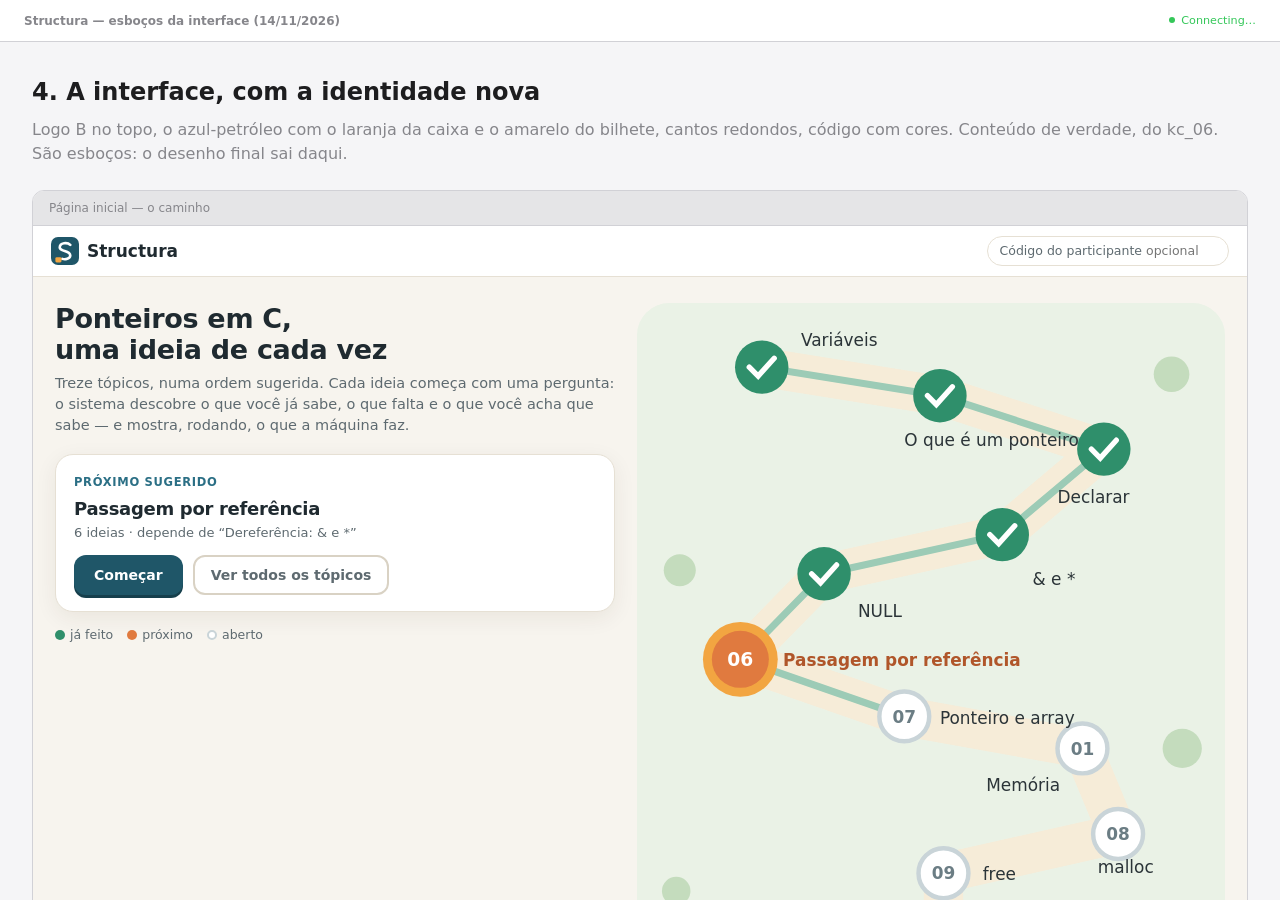
<file: docs/esbocos/4-interface.html>
<!DOCTYPE html>
<html>
<head>
  <meta charset="utf-8">
  <title>Superpowers Brainstorming</title>
  <style>
    /*
     * BRAINSTORM COMPANION FRAME TEMPLATE
     *
     * This template provides a consistent frame with:
     * - OS-aware light/dark theming
     * - Header branding and connection status
     * - Scrollable main content area
     * - CSS helpers for common UI patterns
     *
     * Content is injected via placeholder comment in #frame-content.
     */

    * { box-sizing: border-box; margin: 0; padding: 0; }
    html, body { height: 100%; overflow: hidden; }

    /* ===== THEME VARIABLES ===== */
    :root {
      --bg-primary: #f5f5f7;
      --bg-secondary: #ffffff;
      --bg-tertiary: #e5e5e7;
      --border: #d1d1d6;
      --text-primary: #1d1d1f;
      --text-secondary: #86868b;
      --text-tertiary: #aeaeb2;
      --accent: #0071e3;
      --accent-hover: #0077ed;
      --success: #34c759;
      --warning: #ff9f0a;
      --error: #ff3b30;
      --selected-bg: #e8f4fd;
      --selected-border: #0071e3;
    }

    @media (prefers-color-scheme: dark) {
      :root {
        --bg-primary: #1d1d1f;
        --bg-secondary: #2d2d2f;
        --bg-tertiary: #3d3d3f;
        --border: #424245;
        --text-primary: #f5f5f7;
        --text-secondary: #86868b;
        --text-tertiary: #636366;
        --accent: #0a84ff;
        --accent-hover: #409cff;
        --selected-bg: rgba(10, 132, 255, 0.15);
        --selected-border: #0a84ff;
      }
    }

    body {
      font-family: system-ui, -apple-system, BlinkMacSystemFont, sans-serif;
      background: var(--bg-primary);
      color: var(--text-primary);
      display: flex;
      flex-direction: column;
      line-height: 1.5;
    }

    /* ===== FRAME STRUCTURE ===== */
    .brand { display: flex; align-items: center; min-width: 0; overflow: hidden; color: var(--text-secondary); line-height: 1; }
    .brand a { color: inherit; text-decoration: none; display: flex; align-items: center; gap: 0.5rem; min-width: 0; max-width: 100%; line-height: 1; }
    .brand-copy { display: block; min-width: 0; overflow: hidden; text-overflow: ellipsis; white-space: nowrap; line-height: 1; transform: translateY(-1px); }
    .brand-logo { display: block; height: 1em; width: auto; max-width: 180px; flex-shrink: 0; filter: invert(1); }
    @media (prefers-color-scheme: dark) {
      .brand-logo { filter: none; }
    }
    .status { font-size: 0.7rem; color: var(--status-color, var(--success)); display: flex; align-items: center; gap: 0.4rem; justify-self: end; white-space: nowrap; line-height: 1; }
    .status::before { content: ''; width: 6px; height: 6px; background: var(--status-color, var(--success)); border-radius: 50%; }

    .main { flex: 1; overflow-y: auto; }
    #frame-content { padding: 2rem; min-height: 100%; }

    .header {
      background: var(--bg-secondary);
      border-bottom: 1px solid var(--border);
      padding: 0.5rem 1.5rem;
      flex-shrink: 0;
      display: grid;
      grid-template-columns: minmax(0, 1fr) auto;
      align-items: center;
      gap: 1rem;
      min-height: 42px;
    }
    .header .brand { justify-self: start; width: 100%; font-size: 0.75rem; line-height: 1; }
    .header .status { grid-column: 2; line-height: 1; }
    .header span {
      font-size: 0.75rem;
      color: var(--text-secondary);
    }
    .header .selected-text {
      color: var(--accent);
      font-weight: 500;
    }

    /* ===== TYPOGRAPHY ===== */
    h2 { font-size: 1.5rem; font-weight: 600; margin-bottom: 0.5rem; }
    h3 { font-size: 1.1rem; font-weight: 600; margin-bottom: 0.25rem; }
    .subtitle { color: var(--text-secondary); margin-bottom: 1.5rem; }
    .section { margin-bottom: 2rem; }
    .label { font-size: 0.7rem; color: var(--text-secondary); text-transform: uppercase; letter-spacing: 0.05em; margin-bottom: 0.5rem; }

    /* ===== OPTIONS (for A/B/C choices) ===== */
    .options { display: flex; flex-direction: column; gap: 0.75rem; }
    .option {
      background: var(--bg-secondary);
      border: 2px solid var(--border);
      border-radius: 12px;
      padding: 1rem 1.25rem;
      cursor: pointer;
      transition: all 0.15s ease;
      display: flex;
      align-items: flex-start;
      gap: 1rem;
    }
    .option:hover { border-color: var(--accent); }
    .option.selected { background: var(--selected-bg); border-color: var(--selected-border); }
    .option .letter {
      background: var(--bg-tertiary);
      color: var(--text-secondary);
      width: 1.75rem; height: 1.75rem;
      border-radius: 6px;
      display: flex; align-items: center; justify-content: center;
      font-weight: 600; font-size: 0.85rem; flex-shrink: 0;
    }
    .option.selected .letter { background: var(--accent); color: white; }
    .option .content { flex: 1; }
    .option .content h3 { font-size: 0.95rem; margin-bottom: 0.15rem; }
    .option .content p { color: var(--text-secondary); font-size: 0.85rem; margin: 0; }

    /* ===== CARDS (for showing designs/mockups) ===== */
    .cards { display: grid; grid-template-columns: repeat(auto-fit, minmax(280px, 1fr)); gap: 1rem; }
    .card {
      background: var(--bg-secondary);
      border: 1px solid var(--border);
      border-radius: 12px;
      overflow: hidden;
      cursor: pointer;
      transition: all 0.15s ease;
    }
    .card:hover { border-color: var(--accent); transform: translateY(-2px); box-shadow: 0 4px 12px rgba(0,0,0,0.1); }
    .card.selected { border-color: var(--selected-border); border-width: 2px; }
    .card-image { background: var(--bg-tertiary); aspect-ratio: 16/10; display: flex; align-items: center; justify-content: center; }
    .card-body { padding: 1rem; }
    .card-body h3 { margin-bottom: 0.25rem; }
    .card-body p { color: var(--text-secondary); font-size: 0.85rem; }

    /* ===== MOCKUP CONTAINER ===== */
    .mockup {
      background: var(--bg-secondary);
      border: 1px solid var(--border);
      border-radius: 12px;
      overflow: hidden;
      margin-bottom: 1.5rem;
    }
    .mockup-header {
      background: var(--bg-tertiary);
      padding: 0.5rem 1rem;
      font-size: 0.75rem;
      color: var(--text-secondary);
      border-bottom: 1px solid var(--border);
    }
    .mockup-body { padding: 1.5rem; }

    /* ===== SPLIT VIEW (side-by-side comparison) ===== */
    .split { display: grid; grid-template-columns: 1fr 1fr; gap: 1.5rem; }
    @media (max-width: 700px) { .split { grid-template-columns: 1fr; } }

    /* ===== PROS/CONS ===== */
    .pros-cons { display: grid; grid-template-columns: 1fr 1fr; gap: 1rem; margin: 1rem 0; }
    .pros, .cons { background: var(--bg-secondary); border-radius: 8px; padding: 1rem; }
    .pros h4 { color: var(--success); font-size: 0.85rem; margin-bottom: 0.5rem; }
    .cons h4 { color: var(--error); font-size: 0.85rem; margin-bottom: 0.5rem; }
    .pros ul, .cons ul { margin-left: 1.25rem; font-size: 0.85rem; color: var(--text-secondary); }
    .pros li, .cons li { margin-bottom: 0.25rem; }

    /* ===== PLACEHOLDER (for mockup areas) ===== */
    .placeholder {
      background: var(--bg-tertiary);
      border: 2px dashed var(--border);
      border-radius: 8px;
      padding: 2rem;
      text-align: center;
      color: var(--text-tertiary);
    }

    /* ===== INLINE MOCKUP ELEMENTS ===== */
    .mock-nav { background: var(--accent); color: white; padding: 0.75rem 1rem; display: flex; gap: 1.5rem; font-size: 0.9rem; }
    .mock-sidebar { background: var(--bg-tertiary); padding: 1rem; min-width: 180px; }
    .mock-content { padding: 1.5rem; flex: 1; }
    .mock-button { background: var(--accent); color: white; border: none; padding: 0.5rem 1rem; border-radius: 6px; font-size: 0.85rem; }
    .mock-input { background: var(--bg-primary); border: 1px solid var(--border); border-radius: 6px; padding: 0.5rem; width: 100%; }
  </style>
</head>
<body>
  <div class="header">
    <span style="font-weight:700">Structura — esboços da interface (14/11/2026)</span>
    <div class="status">Connecting…</div>
  </div>

  <div class="main">
    <div id="frame-content">
      <style>
  /* a identidade proposta */
  .ui { --petroleo:#1f5668; --petroleo2:#2b6f85; --laranja:#e07a3f; --amarelo:#f2c14e;
        --verde:#2f8f6b; --vermelho:#c0533f; --creme:#f7f4ee; --tinta:#1f2a30; --tinta2:#5e6a70;
        --linha:#e6e0d4; --cartao:#ffffff;
        background: var(--creme); color: var(--tinta);
        font-family: "Segoe UI", system-ui, sans-serif; font-size: 14px; line-height: 1.45;
        border-radius: 0 0 10px 10px; overflow: hidden; }
  .ui h1, .ui h2, .ui h3, .ui .titulo { font-family: "Segoe UI Variable Display", "Segoe UI", system-ui, sans-serif; font-weight: 800; letter-spacing: -.3px; margin: 0; }
  .ui-topo { display: flex; align-items: center; gap: 14px; padding: 10px 18px; background: #fff; border-bottom: 1px solid var(--linha); }
  .ui-marca { display: flex; align-items: center; gap: 8px; font-family: "Segoe UI Variable Display","Segoe UI",system-ui; font-weight: 800; font-size: 17px; color: var(--tinta); }
  .ui-topo .direita { margin-left: auto; display: flex; gap: 8px; align-items: center; }
  .ui-pilula { border: 1px solid var(--linha); border-radius: 999px; padding: 5px 12px; font-size: 12.5px; color: var(--tinta2); background: #fff; }
  .ui-pilula input { border: 0; outline: 0; width: 70px; font: inherit; color: var(--tinta); background: transparent; }
  .ui-paradas { display: flex; align-items: center; gap: 6px; margin: 0 auto; }
  .ui-paradas .p { width: 26px; height: 26px; border-radius: 50%; display: grid; place-items: center; font-size: 11px; font-weight: 800; color: #fff; }
  .ui-paradas .ok { background: var(--verde); } .ui-paradas .agora { background: var(--laranja); box-shadow: 0 0 0 4px #fbe0cd; }
  .ui-paradas .depois { background: #fff; color: #9aa8ad; border: 2px solid #d3dcdf; }
  .ui-paradas .fio { width: 18px; height: 3px; background: #d3dcdf; border-radius: 2px; }
  .ui-paradas .fio.ok { background: var(--verde); }
  .ui-palco { padding: 26px 18px 30px; display: flex; justify-content: center; }
  .ui-cartao { background: var(--cartao); border: 1px solid var(--linha); border-radius: 18px; box-shadow: 0 6px 22px rgba(60,40,10,.07); padding: 22px 24px; width: 100%; max-width: 640px; }
  .ui-etiqueta { font-size: 11.5px; font-weight: 700; letter-spacing: .06em; text-transform: uppercase; color: var(--petroleo2); }
  .ui-editor { background: #1b2630; border-radius: 12px; padding: 0 0 12px; margin: 12px 0 14px; font-family: ui-monospace, Consolas, monospace; font-size: 13px; color: #e6edf0; overflow: hidden; }
  .ui-editor .barra { display: flex; gap: 6px; padding: 9px 12px; }
  .ui-editor .barra i { width: 9px; height: 9px; border-radius: 50%; background: #3c4b55; display: inline-block; }
  .ui-editor pre { margin: 0; padding: 0 16px; white-space: pre; line-height: 1.6; }
  .k { color: #7cc4e0; } .n { color: #f2c14e; } .f { color: #f5a97f; } .s { color: #9fd38a; } .c { color: #7d8c95; }
  .ui-pergunta { font-size: 16px; font-weight: 700; margin: 4px 0 10px; }
  .ui-opcao { display: block; border: 2px solid #e8e2d6; border-radius: 12px; padding: 10px 14px; margin: 7px 0; background: #fff; }
  .ui-opcao.marcada { border-color: var(--petroleo); background: #eaf3f6; }
  .ui-sub { font-weight: 700; margin: 16px 0 6px; font-size: 13.5px; }
  .ui-certeza { display: flex; gap: 8px; flex-wrap: wrap; }
  .ui-certeza span { border: 2px solid #e8e2d6; border-radius: 999px; padding: 6px 12px; font-size: 13px; background: #fff; }
  .ui-certeza span.marcada { border-color: var(--laranja); background: #fdf0e6; }
  .ui-acoes { display: flex; gap: 10px; margin-top: 18px; align-items: center; }
  .ui-btn { background: var(--petroleo); color: #fff; border-radius: 12px; padding: 10px 20px; font-weight: 700; box-shadow: 0 3px 0 #163f4c; }
  .ui-btn2 { border: 2px solid #d9d2c4; border-radius: 12px; padding: 8px 16px; color: var(--tinta2); font-weight: 600; background: #fff; }
  /* página inicial */
  .ui-casa { display: grid; grid-template-columns: 1fr 1.05fr; gap: 22px; padding: 26px 22px; align-items: start; }
  .ui-ola h1 { font-size: 27px; line-height: 1.15; }
  .ui-ola p { color: var(--tinta2); margin: 8px 0 18px; font-size: 14.5px; }
  .ui-proximo { background: #fff; border: 1px solid var(--linha); border-radius: 18px; padding: 16px 18px; box-shadow: 0 6px 22px rgba(60,40,10,.07); }
  .ui-proximo .titulo { font-size: 18px; margin: 4px 0 2px; }
  .ui-proximo .meta { color: var(--tinta2); font-size: 13px; margin-bottom: 12px; }
  .ui-legenda { display: flex; gap: 14px; margin-top: 14px; font-size: 12.5px; color: var(--tinta2); }
  .ui-legenda b { display: inline-block; width: 10px; height: 10px; border-radius: 50%; margin-right: 5px; vertical-align: -1px; }
  /* prova */
  .ui-disse { background: #fdf3ea; border: 1px solid #f3d7c0; border-radius: 14px; padding: 10px 14px; margin: 8px 0 14px; }
  .ui-disse small { color: #9a5a2e; font-weight: 700; }
  .ui-resultado { display: flex; gap: 12px; align-items: center; margin-top: 12px; }
  .ui-saida { font-family: ui-monospace, Consolas, monospace; background: #1b2630; color: #f2c14e; border-radius: 10px; padding: 8px 14px; font-size: 18px; font-weight: 700; }
  .ui-errou { color: var(--vermelho); font-weight: 700; font-size: 13.5px; }
  .ui-mostra { margin-top: 12px; background: #eef6f2; border-radius: 12px; padding: 10px 14px; font-size: 13.5px; }
  .ui-mostra b { color: var(--verde); }
  .mockup { margin-bottom: 2rem; }
  /* animação da cena */
  .anim .st1 { animation: st1 10s infinite; } .anim .st2 { animation: st2 10s infinite; }
  .anim .st3 { animation: st3 10s infinite; } .anim .st3b { animation: st3b 10s infinite; transform-box: fill-box; transform-origin: center; }
  .anim .st4 { animation: st4 10s infinite; } .anim .hl3 { animation: hl3 10s infinite; }
  .anim .pulso { animation: pulso 2.4s infinite; transform-box: fill-box; transform-origin: center; }
  @keyframes st1 { 0%,3% {opacity:0} 9%,94% {opacity:1} 100% {opacity:0} }
  @keyframes st2 { 0%,24% {opacity:0} 28%,44% {opacity:1} 46%,100% {opacity:0} }
  @keyframes st3 { 0%,25% {opacity:0} 30%,52% {opacity:1} 55%,100% {opacity:0} }
  @keyframes st3b { 0%,53% {opacity:0; transform:scale(.3)} 58% {opacity:1; transform:scale(1.25)} 62%,94% {opacity:1; transform:scale(1)} 100% {opacity:0} }
  @keyframes st4 { 0%,72% {opacity:0} 78%,94% {opacity:1} 100% {opacity:0} }
  @keyframes hl3 { 0%,22% {transform:translateY(0)} 26%,68% {transform:translateY(19px)} 72%,100% {transform:translateY(38px)} }
  @keyframes pulso { 0%,100% {transform:scale(1); opacity:.9} 50% {transform:scale(1.35); opacity:.25} }
  @media (prefers-reduced-motion: reduce) { .anim * { animation: none !important; opacity: 1 !important; } }
</style>

<h2>4. A interface, com a identidade nova</h2>
<p class="subtitle">Logo B no topo, o azul-petróleo com o laranja da caixa e o amarelo do bilhete, cantos redondos, código com cores. Conteúdo de verdade, do kc_06. São esboços: o desenho final sai daqui.</p>

<!-- 1. página inicial -->
<div class="mockup">
  <div class="mockup-header">Página inicial — o caminho</div>
  <div class="ui">
    <div class="ui-topo">
      <div class="ui-marca">
        <svg viewBox="0 0 32 32" width="28" height="28" aria-hidden="true"><rect width="32" height="32" rx="8" fill="#1f5668"/><path d="M22 9 C 19 6, 10 6, 10 12 C 10 17, 22 15, 22 21 C 22 25, 16 26, 13 25" fill="none" stroke="#fff" stroke-width="3" stroke-linecap="round"/><rect x="5" y="23" width="7" height="6" rx="1.5" fill="#f2a541"/></svg>
        Structura
      </div>
      <div class="direita"><span class="ui-pilula">Código do participante <input placeholder="opcional"></span></div>
    </div>
    <div class="ui-casa">
      <div class="ui-ola">
        <h1>Ponteiros em C,<br>uma ideia de cada vez</h1>
        <p>Treze tópicos, numa ordem sugerida. Cada ideia começa com uma pergunta: o sistema descobre o que você já sabe, o que falta e o que você acha que sabe — e mostra, rodando, o que a máquina faz.</p>
        <div class="ui-proximo">
          <span class="ui-etiqueta">Próximo sugerido</span>
          <div class="titulo">Passagem por referência</div>
          <div class="meta">6 ideias · depende de “Dereferência: &amp; e *”</div>
          <div class="ui-acoes" style="margin-top:0"><span class="ui-btn">Começar</span><span class="ui-btn2">Ver todos os tópicos</span></div>
        </div>
        <div class="ui-legenda"><span><b style="background:#2f8f6b"></b>já feito</span><span><b style="background:#e07a3f"></b>próximo</span><span><b style="background:#fff;border:2px solid #c9d4d8"></b>aberto</span></div>
      </div>
      <svg class="anim" viewBox="0 0 330 420" width="100%" role="img" aria-label="A trilha dos treze tópicos, de cima para baixo, com os já feitos em verde e o próximo em laranja">
        <rect width="330" height="420" rx="18" fill="#eaf2e6"/>
        <g fill="#c4dcbd"><circle cx="300" cy="40" r="10"/><circle cx="24" cy="150" r="9"/><circle cx="306" cy="250" r="11"/><circle cx="22" cy="330" r="8"/></g>
        <polyline points="70,36 170,52 262,82 205,130 105,152 58,200 150,232 250,250 270,298 172,320 172,346" fill="none" stroke="#f6ecd8" stroke-width="22" stroke-linejoin="round" stroke-linecap="round"/>
        <path d="M172 346 L80 378 M172 346 L172 390 M172 346 L264 378" stroke="#f6ecd8" stroke-width="22" stroke-linecap="round"/>
        <polyline points="70,36 170,52 262,82 205,130 105,152 58,200 150,232" fill="none" stroke="#9ccbb6" stroke-width="4" stroke-linecap="round" stroke-linejoin="round"/>
        <g font-family="Segoe UI, system-ui" font-size="9.5">
          <g fill="#2f8f6b">
            <circle cx="70" cy="36" r="15"/><circle cx="170" cy="52" r="15"/><circle cx="262" cy="82" r="15"/><circle cx="205" cy="130" r="15"/><circle cx="105" cy="152" r="15"/>
          </g>
          <g stroke="#fff" stroke-width="3" fill="none" stroke-linecap="round">
            <path d="M63 36 l5 5 l9 -10"/><path d="M163 52 l5 5 l9 -10"/><path d="M255 82 l5 5 l9 -10"/><path d="M198 130 l5 5 l9 -10"/><path d="M98 152 l5 5 l9 -10"/>
          </g>
          <circle class="pulso" cx="58" cy="200" r="21" fill="#f2a541"/>
          <circle cx="58" cy="200" r="16" fill="#e07a3f"/>
          <text x="58" y="204" text-anchor="middle" fill="#fff" font-weight="800" font-size="10.5">06</text>
          <g fill="#fff" stroke="#c9d4d8" stroke-width="2.5">
            <circle cx="150" cy="232" r="14"/><circle cx="250" cy="250" r="14"/><circle cx="270" cy="298" r="14"/><circle cx="172" cy="320" r="14"/><circle cx="80" cy="378" r="14"/><circle cx="172" cy="390" r="14"/><circle cx="264" cy="378" r="14"/>
          </g>
          <g fill="#6b7d84" font-weight="800" text-anchor="middle">
            <text x="150" y="235.5">07</text><text x="250" y="253.5">01</text><text x="270" y="301.5">08</text><text x="172" y="323.5">09</text><text x="80" y="381.5">10</text><text x="172" y="393.5">11</text><text x="264" y="381.5">12</text>
          </g>
          <g fill="#2b3438">
            <text x="92" y="24">Variáveis</text><text x="150" y="80">O que é um ponteiro</text><text x="236" y="112">Declarar</text><text x="222" y="158">&amp; e *</text><text x="124" y="176">NULL</text>
            <text x="82" y="204" font-weight="800" fill="#b0562a">Passagem por referência</text>
            <text x="170" y="236">Ponteiro e array</text><text x="196" y="274">Memória</text><text x="290" y="320" text-anchor="end">malloc</text><text x="194" y="324">free</text>
            <text x="80" y="406" text-anchor="middle">Ponteiro de ponteiro</text><text x="172" y="414" text-anchor="middle">Aritmética</text><text x="264" y="406" text-anchor="middle">Pendente</text>
          </g>
        </g>
      </svg>
    </div>
  </div>
</div>

<!-- 2. a pergunta -->
<div class="mockup">
  <div class="mockup-header">Dentro do tópico — a pergunta que abre cada ideia</div>
  <div class="ui">
    <div class="ui-topo">
      <div class="ui-marca">
        <svg viewBox="0 0 32 32" width="26" height="26" aria-hidden="true"><rect width="32" height="32" rx="8" fill="#1f5668"/><path d="M22 9 C 19 6, 10 6, 10 12 C 10 17, 22 15, 22 21 C 22 25, 16 26, 13 25" fill="none" stroke="#fff" stroke-width="3" stroke-linecap="round"/><rect x="5" y="23" width="7" height="6" rx="1.5" fill="#f2a541"/></svg>
        <span style="font-weight:600;font-size:13px;color:#5e6a70">Passagem por referência</span>
      </div>
      <div class="ui-paradas" aria-label="Ideias do tópico">
        <span class="p agora">1</span><span class="fio"></span><span class="p depois">2</span><span class="fio"></span><span class="p depois">3</span><span class="fio"></span><span class="p depois">4</span><span class="fio"></span><span class="p depois">5</span><span class="fio"></span><span class="p depois">6</span>
      </div>
      <div class="direita"><span class="ui-pilula">Ajustes</span></div>
    </div>
    <div class="ui-palco">
      <div class="ui-cartao">
        <span class="ui-etiqueta">Ideia 1 de 6 · Pergunta</span>
        <div class="ui-editor"><div class="barra"><i></i><i></i><i></i></div><pre><span class="k">void</span> <span class="f">f</span>(<span class="k">int</span> n) { n = <span class="n">99</span>; <span class="f">printf</span>(<span class="s">"%d\n"</span>, n); }
<span class="k">int</span> x = <span class="n">1</span>;
<span class="f">f</span>(x);
<span class="f">printf</span>(<span class="s">"%d\n"</span>, x);</pre></div>
        <div class="ui-pergunta">O que sai, nas duas linhas?</div>
        <span class="ui-opcao">99 e 99: n é outro nome de x</span>
        <span class="ui-opcao marcada">99 e 1: são duas variáveis</span>
        <span class="ui-opcao">99 e 99: f mexeu em x</span>
        <div class="ui-sub">Por quê?</div>
        <span class="ui-opcao marcada">A função ganha uma casa nova, só dela, para o parâmetro.</span>
        <span class="ui-opcao">A função recebe a variável original, não uma cópia.</span>
        <div class="ui-sub">Quanta certeza você tem?</div>
        <div class="ui-certeza"><span>Chutei</span><span class="marcada">Acho que sei</span><span>Tenho certeza</span></div>
        <div class="ui-acoes"><span class="ui-btn">Responder</span><span class="ui-btn2">Não sei</span></div>
      </div>
    </div>
  </div>
</div>

<!-- 3. a prova -->
<div class="mockup">
  <div class="mockup-header">Quando a pessoa diz a ideia errada com convicção — a prova, com a cena</div>
  <div class="ui">
    <div class="ui-topo">
      <div class="ui-marca">
        <svg viewBox="0 0 32 32" width="26" height="26" aria-hidden="true"><rect width="32" height="32" rx="8" fill="#1f5668"/><path d="M22 9 C 19 6, 10 6, 10 12 C 10 17, 22 15, 22 21 C 22 25, 16 26, 13 25" fill="none" stroke="#fff" stroke-width="3" stroke-linecap="round"/><rect x="5" y="23" width="7" height="6" rx="1.5" fill="#f2a541"/></svg>
        <span style="font-weight:600;font-size:13px;color:#5e6a70">Passagem por referência</span>
      </div>
      <div class="ui-paradas">
        <span class="p ok">1</span><span class="fio ok"></span><span class="p ok">2</span><span class="fio ok"></span><span class="p agora">3</span><span class="fio"></span><span class="p depois">4</span><span class="fio"></span><span class="p depois">5</span><span class="fio"></span><span class="p depois">6</span>
      </div>
      <div class="direita"><span class="ui-pilula">Ajustes</span></div>
    </div>
    <div class="ui-palco">
      <div class="ui-cartao">
        <span class="ui-etiqueta">A máquina respondeu</span>
        <div class="ui-disse"><small>VOCÊ DISSE</small><br>A função recebe a variável original, não uma cópia.</div>
        <svg class="anim" viewBox="0 0 600 230" width="100%" role="img" aria-label="Cena: a caixa pontos guarda 3; uma cópia do 3 viaja até a caixa n, dentro da função zera; lá o 3 vira 0; a caixa pontos continua com 3">
          <rect width="600" height="230" rx="14" fill="#f6efe3"/>
          <rect y="192" width="600" height="38" fill="#caa173"/>
          <rect x="14" y="12" width="232" height="66" rx="9" fill="#1b2630"/>
          <rect class="hl3" x="18" y="16" width="224" height="19" rx="4" fill="#2f4a58"/>
          <g font-family="ui-monospace, Consolas, monospace" font-size="12">
            <text x="26" y="30"><tspan fill="#7cc4e0">int</tspan><tspan fill="#e6edf0"> pontos = </tspan><tspan fill="#f2c14e">3</tspan><tspan fill="#e6edf0">;</tspan></text>
            <text x="26" y="49"><tspan fill="#f5a97f">zera</tspan><tspan fill="#e6edf0">(pontos);</tspan></text>
            <text x="26" y="68"><tspan fill="#f5a97f">printf</tspan><tspan fill="#e6edf0">(</tspan><tspan fill="#9fd38a">"%d\n"</tspan><tspan fill="#e6edf0">, pontos);</tspan></text>
          </g>
          <!-- a função, como uma bancada à parte -->
          <rect x="350" y="70" width="230" height="122" rx="14" fill="#fff" fill-opacity=".55" stroke="#1f5668" stroke-width="2" stroke-dasharray="6 5"/>
          <text x="465" y="90" text-anchor="middle" font-family="Segoe UI, system-ui" font-size="12" font-weight="700" fill="#1f5668">dentro de zera(int n)</text>
          <!-- caixa pontos -->
          <g class="st1">
            <polygon points="100,124 186,124 176,102 90,102" fill="#e7b57b" stroke="#a8733f" stroke-width="1.2"/>
            <circle cx="140" cy="116" r="16" fill="#f4d35e" stroke="#c9a227" stroke-width="2"/>
            <text x="140" y="121.5" text-anchor="middle" font-size="15" font-weight="800" font-family="system-ui" fill="#6b4e00">3</text>
            <rect x="100" y="124" width="86" height="68" fill="#d99c5d" stroke="#a8733f" stroke-width="1.5"/>
            <polygon points="186,124 216,114 216,182 186,192" fill="#c4874b" stroke="#a8733f" stroke-width="1.5"/>
            <rect x="112" y="148" width="62" height="22" rx="3" fill="#fffaf0" stroke="#a8733f"/>
            <text x="143" y="163.5" text-anchor="middle" font-family="Segoe UI, system-ui" font-weight="700" font-size="12" fill="#3a2a1a">pontos</text>
          </g>
          <!-- caixa n -->
          <g class="st1">
            <polygon points="420,134 496,134 488,116 412,116" fill="#e7b57b" stroke="#a8733f" stroke-width="1.2"/>
            <rect x="420" y="134" width="76" height="58" fill="#d99c5d" stroke="#a8733f" stroke-width="1.5"/>
            <polygon points="496,134 522,126 522,184 496,192" fill="#c4874b" stroke="#a8733f" stroke-width="1.5"/>
            <rect x="436" y="152" width="44" height="20" rx="3" fill="#fffaf0" stroke="#a8733f"/>
            <text x="458" y="166.5" text-anchor="middle" font-family="Segoe UI, system-ui" font-weight="700" font-size="12" fill="#3a2a1a">n</text>
          </g>
          <!-- a cópia viaja -->
          <g class="st2">
            <circle r="15" fill="#f4d35e" stroke="#c9a227" stroke-width="2"/>
            <text y="5.5" text-anchor="middle" font-size="14" font-weight="800" font-family="system-ui" fill="#6b4e00">3</text>
            <animateMotion dur="10s" repeatCount="indefinite" calcMode="linear" keyPoints="0;0;1;1" keyTimes="0;0.25;0.44;1" path="M140 116 C 220 40, 380 40, 456 126"/>
          </g>
          <g class="st3" font-family="Segoe UI, system-ui"><text x="300" y="58" text-anchor="middle" font-size="12" font-weight="700" fill="#b0562a">uma cópia do 3</text></g>
          <g class="st3">
            <circle cx="456" cy="126" r="15" fill="#f4d35e" stroke="#c9a227" stroke-width="2" opacity="0"/>
          </g>
          <!-- lá dentro, a cópia vira 0 -->
          <g class="st3b">
            <circle cx="456" cy="126" r="15" fill="#f6b0a0" stroke="#c0533f" stroke-width="2"/>
            <text x="456" y="131.5" text-anchor="middle" font-size="14" font-weight="800" font-family="system-ui" fill="#7a2416">0</text>
          </g>
          <!-- e pontos continua com 3 -->
          <g class="st4">
            <circle cx="140" cy="116" r="24" fill="none" stroke="#2f8f6b" stroke-width="4"/>
            <rect x="72" y="62" width="136" height="24" rx="12" fill="#2f8f6b"/>
            <text x="140" y="78" text-anchor="middle" font-family="Segoe UI, system-ui" font-size="12" font-weight="700" fill="#fff">continua com 3</text>
          </g>
        </svg>
        <div class="ui-resultado"><span class="ui-saida">3</span><span class="ui-errou">Você previu 0.</span></div>
        <div class="ui-mostra"><b>O que isto mostra:</b> a função recebeu uma cópia do valor e zerou a cópia. Se recebesse a variável original, pontos teria virado 0.</div>
        <div class="ui-acoes"><span class="ui-btn">Continuar</span></div>
      </div>
    </div>
  </div>
</div>

    </div>
  </div>

</body>
</html>
</file>
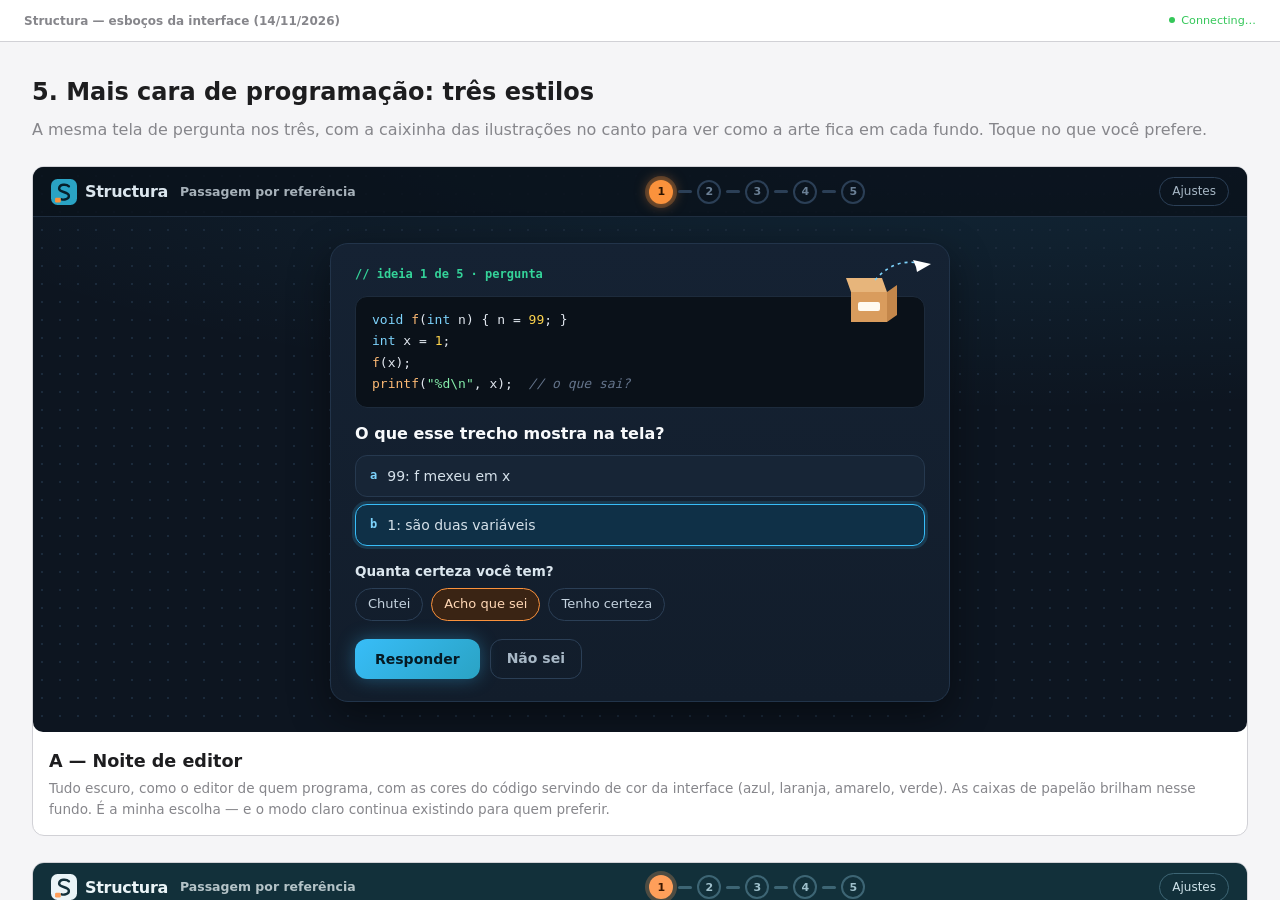
<file: docs/esbocos/5-estilos-escuro-e-claro.html>
<!DOCTYPE html>
<html>
<head>
  <meta charset="utf-8">
  <title>Superpowers Brainstorming</title>
  <style>
    /*
     * BRAINSTORM COMPANION FRAME TEMPLATE
     *
     * This template provides a consistent frame with:
     * - OS-aware light/dark theming
     * - Header branding and connection status
     * - Scrollable main content area
     * - CSS helpers for common UI patterns
     *
     * Content is injected via placeholder comment in #frame-content.
     */

    * { box-sizing: border-box; margin: 0; padding: 0; }
    html, body { height: 100%; overflow: hidden; }

    /* ===== THEME VARIABLES ===== */
    :root {
      --bg-primary: #f5f5f7;
      --bg-secondary: #ffffff;
      --bg-tertiary: #e5e5e7;
      --border: #d1d1d6;
      --text-primary: #1d1d1f;
      --text-secondary: #86868b;
      --text-tertiary: #aeaeb2;
      --accent: #0071e3;
      --accent-hover: #0077ed;
      --success: #34c759;
      --warning: #ff9f0a;
      --error: #ff3b30;
      --selected-bg: #e8f4fd;
      --selected-border: #0071e3;
    }

    @media (prefers-color-scheme: dark) {
      :root {
        --bg-primary: #1d1d1f;
        --bg-secondary: #2d2d2f;
        --bg-tertiary: #3d3d3f;
        --border: #424245;
        --text-primary: #f5f5f7;
        --text-secondary: #86868b;
        --text-tertiary: #636366;
        --accent: #0a84ff;
        --accent-hover: #409cff;
        --selected-bg: rgba(10, 132, 255, 0.15);
        --selected-border: #0a84ff;
      }
    }

    body {
      font-family: system-ui, -apple-system, BlinkMacSystemFont, sans-serif;
      background: var(--bg-primary);
      color: var(--text-primary);
      display: flex;
      flex-direction: column;
      line-height: 1.5;
    }

    /* ===== FRAME STRUCTURE ===== */
    .brand { display: flex; align-items: center; min-width: 0; overflow: hidden; color: var(--text-secondary); line-height: 1; }
    .brand a { color: inherit; text-decoration: none; display: flex; align-items: center; gap: 0.5rem; min-width: 0; max-width: 100%; line-height: 1; }
    .brand-copy { display: block; min-width: 0; overflow: hidden; text-overflow: ellipsis; white-space: nowrap; line-height: 1; transform: translateY(-1px); }
    .brand-logo { display: block; height: 1em; width: auto; max-width: 180px; flex-shrink: 0; filter: invert(1); }
    @media (prefers-color-scheme: dark) {
      .brand-logo { filter: none; }
    }
    .status { font-size: 0.7rem; color: var(--status-color, var(--success)); display: flex; align-items: center; gap: 0.4rem; justify-self: end; white-space: nowrap; line-height: 1; }
    .status::before { content: ''; width: 6px; height: 6px; background: var(--status-color, var(--success)); border-radius: 50%; }

    .main { flex: 1; overflow-y: auto; }
    #frame-content { padding: 2rem; min-height: 100%; }

    .header {
      background: var(--bg-secondary);
      border-bottom: 1px solid var(--border);
      padding: 0.5rem 1.5rem;
      flex-shrink: 0;
      display: grid;
      grid-template-columns: minmax(0, 1fr) auto;
      align-items: center;
      gap: 1rem;
      min-height: 42px;
    }
    .header .brand { justify-self: start; width: 100%; font-size: 0.75rem; line-height: 1; }
    .header .status { grid-column: 2; line-height: 1; }
    .header span {
      font-size: 0.75rem;
      color: var(--text-secondary);
    }
    .header .selected-text {
      color: var(--accent);
      font-weight: 500;
    }

    /* ===== TYPOGRAPHY ===== */
    h2 { font-size: 1.5rem; font-weight: 600; margin-bottom: 0.5rem; }
    h3 { font-size: 1.1rem; font-weight: 600; margin-bottom: 0.25rem; }
    .subtitle { color: var(--text-secondary); margin-bottom: 1.5rem; }
    .section { margin-bottom: 2rem; }
    .label { font-size: 0.7rem; color: var(--text-secondary); text-transform: uppercase; letter-spacing: 0.05em; margin-bottom: 0.5rem; }

    /* ===== OPTIONS (for A/B/C choices) ===== */
    .options { display: flex; flex-direction: column; gap: 0.75rem; }
    .option {
      background: var(--bg-secondary);
      border: 2px solid var(--border);
      border-radius: 12px;
      padding: 1rem 1.25rem;
      cursor: pointer;
      transition: all 0.15s ease;
      display: flex;
      align-items: flex-start;
      gap: 1rem;
    }
    .option:hover { border-color: var(--accent); }
    .option.selected { background: var(--selected-bg); border-color: var(--selected-border); }
    .option .letter {
      background: var(--bg-tertiary);
      color: var(--text-secondary);
      width: 1.75rem; height: 1.75rem;
      border-radius: 6px;
      display: flex; align-items: center; justify-content: center;
      font-weight: 600; font-size: 0.85rem; flex-shrink: 0;
    }
    .option.selected .letter { background: var(--accent); color: white; }
    .option .content { flex: 1; }
    .option .content h3 { font-size: 0.95rem; margin-bottom: 0.15rem; }
    .option .content p { color: var(--text-secondary); font-size: 0.85rem; margin: 0; }

    /* ===== CARDS (for showing designs/mockups) ===== */
    .cards { display: grid; grid-template-columns: repeat(auto-fit, minmax(280px, 1fr)); gap: 1rem; }
    .card {
      background: var(--bg-secondary);
      border: 1px solid var(--border);
      border-radius: 12px;
      overflow: hidden;
      cursor: pointer;
      transition: all 0.15s ease;
    }
    .card:hover { border-color: var(--accent); transform: translateY(-2px); box-shadow: 0 4px 12px rgba(0,0,0,0.1); }
    .card.selected { border-color: var(--selected-border); border-width: 2px; }
    .card-image { background: var(--bg-tertiary); aspect-ratio: 16/10; display: flex; align-items: center; justify-content: center; }
    .card-body { padding: 1rem; }
    .card-body h3 { margin-bottom: 0.25rem; }
    .card-body p { color: var(--text-secondary); font-size: 0.85rem; }

    /* ===== MOCKUP CONTAINER ===== */
    .mockup {
      background: var(--bg-secondary);
      border: 1px solid var(--border);
      border-radius: 12px;
      overflow: hidden;
      margin-bottom: 1.5rem;
    }
    .mockup-header {
      background: var(--bg-tertiary);
      padding: 0.5rem 1rem;
      font-size: 0.75rem;
      color: var(--text-secondary);
      border-bottom: 1px solid var(--border);
    }
    .mockup-body { padding: 1.5rem; }

    /* ===== SPLIT VIEW (side-by-side comparison) ===== */
    .split { display: grid; grid-template-columns: 1fr 1fr; gap: 1.5rem; }
    @media (max-width: 700px) { .split { grid-template-columns: 1fr; } }

    /* ===== PROS/CONS ===== */
    .pros-cons { display: grid; grid-template-columns: 1fr 1fr; gap: 1rem; margin: 1rem 0; }
    .pros, .cons { background: var(--bg-secondary); border-radius: 8px; padding: 1rem; }
    .pros h4 { color: var(--success); font-size: 0.85rem; margin-bottom: 0.5rem; }
    .cons h4 { color: var(--error); font-size: 0.85rem; margin-bottom: 0.5rem; }
    .pros ul, .cons ul { margin-left: 1.25rem; font-size: 0.85rem; color: var(--text-secondary); }
    .pros li, .cons li { margin-bottom: 0.25rem; }

    /* ===== PLACEHOLDER (for mockup areas) ===== */
    .placeholder {
      background: var(--bg-tertiary);
      border: 2px dashed var(--border);
      border-radius: 8px;
      padding: 2rem;
      text-align: center;
      color: var(--text-tertiary);
    }

    /* ===== INLINE MOCKUP ELEMENTS ===== */
    .mock-nav { background: var(--accent); color: white; padding: 0.75rem 1rem; display: flex; gap: 1.5rem; font-size: 0.9rem; }
    .mock-sidebar { background: var(--bg-tertiary); padding: 1rem; min-width: 180px; }
    .mock-content { padding: 1.5rem; flex: 1; }
    .mock-button { background: var(--accent); color: white; border: none; padding: 0.5rem 1rem; border-radius: 6px; font-size: 0.85rem; }
    .mock-input { background: var(--bg-primary); border: 1px solid var(--border); border-radius: 6px; padding: 0.5rem; width: 100%; }
  </style>
</head>
<body>
  <div class="header">
    <span style="font-weight:700">Structura — esboços da interface (14/11/2026)</span>
    <div class="status">Connecting…</div>
  </div>

  <div class="main">
    <div id="frame-content">
      <style>
  .estilos { display: grid; grid-template-columns: 1fr; gap: 1.6rem; }
  .estilos .card-image { aspect-ratio: auto; display: block; background: none; }
  .q { font-family: "Segoe UI", system-ui, sans-serif; font-size: 14px; line-height: 1.45; position: relative; }
  .q .mono { font-family: "Cascadia Code", ui-monospace, Consolas, monospace; }
  .q-topo { display: flex; align-items: center; gap: 12px; padding: 10px 18px; }
  .q-marca { display: flex; align-items: center; gap: 8px; font-weight: 800; font-size: 16px; letter-spacing: -.3px; font-family: "Segoe UI Variable Display","Segoe UI",system-ui; }
  .q-topico { font-size: 12.5px; opacity: .75; font-weight: 600; }
  .q-paradas { display: flex; align-items: center; gap: 5px; margin: 0 auto; }
  .q-paradas .p { width: 24px; height: 24px; border-radius: 50%; display: grid; place-items: center; font-size: 11px; font-weight: 800; }
  .q-paradas .fio { width: 14px; height: 3px; border-radius: 2px; }
  .q-ajustes { font-size: 12px; border-radius: 999px; padding: 5px 12px; }
  .q-palco { padding: 26px 18px 30px; display: flex; justify-content: center; }
  .q-cartao { width: 100%; max-width: 620px; border-radius: 18px; padding: 22px 24px; position: relative; }
  .q-etq { font-size: 12px; font-weight: 700; }
  .q-editor { border-radius: 12px; padding: 12px 16px; margin: 12px 0 14px; font-size: 13px; line-height: 1.65; white-space: pre; overflow: hidden; }
  .q-perg { font-size: 16px; font-weight: 700; margin: 4px 0 10px; }
  .q-op { border-radius: 12px; padding: 10px 14px; margin: 7px 0; display: flex; gap: 10px; align-items: center; }
  .q-op .letra { font-size: 12px; font-weight: 800; }
  .q-sub { font-weight: 700; margin: 16px 0 6px; font-size: 13.5px; }
  .q-cert { display: flex; gap: 8px; flex-wrap: wrap; }
  .q-cert span { border-radius: 999px; padding: 6px 12px; font-size: 13px; }
  .q-acoes { display: flex; gap: 10px; margin-top: 18px; }
  .q-btn { border-radius: 12px; padding: 10px 20px; font-weight: 800; }
  .q-btn2 { border-radius: 12px; padding: 8px 16px; font-weight: 600; }
  .q-arte { position: absolute; right: 16px; top: 14px; width: 92px; }
  .k { color: var(--sk); } .n { color: var(--sn); } .f { color: var(--sf); } .s { color: var(--ss); } .c { color: var(--sc); font-style: italic; }

  /* A — noite de editor */
  .tA { --sk:#7dd3fc; --sn:#fcd34d; --sf:#fdba74; --ss:#86efac; --sc:#64748b;
        color: #dbe6ee; border-radius: 0 0 10px 10px; overflow: hidden;
        background-color: #0d1520;
        background-image: radial-gradient(#1b2a3b 1px, transparent 1px), radial-gradient(1200px 300px at 80% -10%, rgba(56,189,248,.12), transparent);
        background-size: 18px 18px, 100% 100%; }
  .tA .q-topo { background: rgba(10,18,28,.85); border-bottom: 1px solid #1f2e40; }
  .tA .q-paradas .ok { background: #34d399; color: #062218; } .tA .q-paradas .agora { background: #fb923c; color: #2a1200; box-shadow: 0 0 0 4px rgba(251,146,60,.25), 0 0 14px rgba(251,146,60,.6); }
  .tA .q-paradas .depois { border: 2px solid #2b3f56; color: #6b8096; } .tA .q-paradas .fio { background: #2b3f56; } .tA .q-paradas .fio.ok { background: #34d399; }
  .tA .q-ajustes { border: 1px solid #2b3f56; color: #a8b8c6; }
  .tA .q-cartao { background: linear-gradient(180deg, #152233, #121d2b); border: 1px solid #22344a; box-shadow: 0 14px 40px rgba(0,0,0,.45); }
  .tA .q-etq { color: #34d399; }
  .tA .q-editor { background: #0a1119; border: 1px solid #1d2b3c; color: #e2e8f0; }
  .tA .q-perg { color: #f8fafc; }
  .tA .q-op { background: #172536; border: 1.5px solid #26394f; color: #d5e1ea; }
  .tA .q-op .letra { color: #7dd3fc; }
  .tA .q-op.sel { border-color: #38bdf8; background: #0f3047; box-shadow: 0 0 0 3px rgba(56,189,248,.16); }
  .tA .q-cert span { border: 1.5px solid #2b3f56; color: #c5d3df; }
  .tA .q-cert span.sel { border-color: #fb923c; background: #3a2414; color: #ffd7b5; }
  .tA .q-btn { background: linear-gradient(135deg, #38bdf8, #2aa3c4); color: #051a24; box-shadow: 0 0 18px rgba(56,189,248,.35); }
  .tA .q-btn2 { border: 1.5px solid #2b3f56; color: #a8b8c6; }

  /* B — moldura de terminal, conteúdo claro */
  .tB { --sk:#7cc4e0; --sn:#f2c14e; --sf:#f5a97f; --ss:#9fd38a; --sc:#7d8c95;
        color: #1f2a30; border-radius: 0 0 10px 10px; overflow: hidden;
        background-color: #e9eff1;
        background-image: linear-gradient(#d8e2e6 1px, transparent 1px), linear-gradient(90deg, #d8e2e6 1px, transparent 1px);
        background-size: 22px 22px; }
  .tB .q-topo { background: #12303a; color: #eaf4f7; }
  .tB .q-paradas .ok { background: #3ddc97; color: #06301f; } .tB .q-paradas .agora { background: #ff9f5a; color: #3a1600; box-shadow: 0 0 0 4px rgba(255,159,90,.25); }
  .tB .q-paradas .depois { border: 2px solid #3d6574; color: #9fc0cc; } .tB .q-paradas .fio { background: #3d6574; } .tB .q-paradas .fio.ok { background: #3ddc97; }
  .tB .q-ajustes { border: 1px solid #3d6574; color: #cfe3ea; }
  .tB .q-cartao { background: #fff; border: 1px solid #d6dfe3; border-left: 6px solid transparent; border-image: linear-gradient(#1f8fae, #e07a3f) 1; box-shadow: 0 10px 28px rgba(18,48,58,.12); border-radius: 4px 18px 18px 4px; }
  .tB .q-etq { color: #c2570c; }
  .tB .q-editor { background: #1b2630; color: #e6edf0; }
  .tB .q-op { background: #fff; border: 1.5px solid #dfe6e9; }
  .tB .q-op .letra { color: #1f8fae; }
  .tB .q-op.sel { border-color: #1f8fae; background: #e8f5f9; }
  .tB .q-cert span { border: 1.5px solid #dfe6e9; background: #fff; }
  .tB .q-cert span.sel { border-color: #e07a3f; background: #fdf0e6; }
  .tB .q-btn { background: #e07a3f; color: #fff; box-shadow: 0 3px 0 #a9541f; }
  .tB .q-btn2 { border: 1.5px solid #cfd9dd; color: #4c5b62; background: #fff; }

  /* C — terminal neon */
  .tC { --sk:#5eead4; --sn:#fde047; --sf:#f0abfc; --ss:#86efac; --sc:#3f6b5a;
        color: #c8ffe6; border-radius: 0 0 10px 10px; overflow: hidden;
        background-color: #060d0a;
        background-image: repeating-linear-gradient(0deg, rgba(34,227,162,.05) 0 1px, transparent 1px 4px);
        font-family: "Cascadia Code", ui-monospace, Consolas, monospace; }
  .tC .q-topo { border-bottom: 1px solid #12402f; }
  .tC .q-marca { font-family: inherit; }
  .tC .q-paradas .ok { background: #22e3a2; color: #03140d; } .tC .q-paradas .agora { background: #f0abfc; color: #2a0a2e; box-shadow: 0 0 14px rgba(240,171,252,.7); }
  .tC .q-paradas .depois { border: 1.5px solid #1d5b46; color: #3f8f72; } .tC .q-paradas .fio { background: #1d5b46; } .tC .q-paradas .fio.ok { background: #22e3a2; }
  .tC .q-ajustes { border: 1px solid #1d5b46; color: #7fd8b4; }
  .tC .q-cartao { background: rgba(6,20,14,.7); border: 1px solid #22e3a2; box-shadow: 0 0 22px rgba(34,227,162,.18), inset 0 0 30px rgba(34,227,162,.05); }
  .tC .q-etq { color: #22e3a2; }
  .tC .q-editor { background: #020705; border: 1px solid #12402f; color: #c8ffe6; }
  .tC .q-perg { color: #eafff6; }
  .tC .q-op { border: 1px solid #1d5b46; color: #b5f5da; }
  .tC .q-op .letra { color: #f0abfc; }
  .tC .q-op.sel { border-color: #22e3a2; background: rgba(34,227,162,.09); box-shadow: 0 0 10px rgba(34,227,162,.25); }
  .tC .q-cert span { border: 1px solid #1d5b46; color: #9fe8c9; }
  .tC .q-cert span.sel { border-color: #f0abfc; color: #fbd5ff; background: rgba(240,171,252,.08); }
  .tC .q-btn { border: 1.5px solid #5eead4; color: #5eead4; box-shadow: 0 0 12px rgba(94,234,212,.35); }
  .tC .q-btn2 { border: 1px solid #1d5b46; color: #7fd8b4; }
  .tC .q-sub, .tC .q-perg { font-weight: 700; }

  @media (max-width: 620px) { .q-arte { display: none; } }
</style>

<h2>5. Mais cara de programação: três estilos</h2>
<p class="subtitle">A mesma tela de pergunta nos três, com a caixinha das ilustrações no canto para ver como a arte fica em cada fundo. Toque no que você prefere.</p>

<div class="cards estilos">

  <!-- A -->
  <div class="card" data-choice="noite">
    <div class="card-image">
      <div class="q tA">
        <div class="q-topo">
          <div class="q-marca"><svg viewBox="0 0 32 32" width="26" height="26" aria-hidden="true"><rect width="32" height="32" rx="8" fill="#2aa3c4"/><path d="M22 9 C 19 6, 10 6, 10 12 C 10 17, 22 15, 22 21 C 22 25, 16 26, 13 25" fill="none" stroke="#06202a" stroke-width="3" stroke-linecap="round"/><rect x="5" y="23" width="7" height="6" rx="1.5" fill="#fb923c"/></svg>Structura</div>
          <span class="q-topico">Passagem por referência</span>
          <div class="q-paradas"><span class="p agora">1</span><span class="fio"></span><span class="p depois">2</span><span class="fio"></span><span class="p depois">3</span><span class="fio"></span><span class="p depois">4</span><span class="fio"></span><span class="p depois">5</span></div>
          <span class="q-ajustes">Ajustes</span>
        </div>
        <div class="q-palco"><div class="q-cartao">
          <svg class="q-arte" viewBox="0 0 92 70" aria-hidden="true"><polygon points="10,34 46,34 41,20 5,20" fill="#e7b57b"/><rect x="10" y="34" width="36" height="30" fill="#d99c5d"/><polygon points="46,34 56,27 56,57 46,64" fill="#c4874b"/><rect x="17" y="44" width="22" height="9" rx="2" fill="#fffaf0"/><path d="M34 22 C 50 4, 66 2, 82 6" fill="none" stroke="#7dd3fc" stroke-width="1.6" stroke-dasharray="3 4"/><polygon points="72,2 90,6 76,14 75,9" fill="#fff"/></svg>
          <div class="q-etq mono">// ideia 1 de 5 · pergunta</div>
          <div class="q-editor mono"><span class="k">void</span> <span class="f">f</span>(<span class="k">int</span> n) { n = <span class="n">99</span>; }
<span class="k">int</span> x = <span class="n">1</span>;
<span class="f">f</span>(x);
<span class="f">printf</span>(<span class="s">"%d\n"</span>, x);  <span class="c">// o que sai?</span></div>
          <div class="q-perg">O que esse trecho mostra na tela?</div>
          <div class="q-op"><span class="letra mono">a</span>99: f mexeu em x</div>
          <div class="q-op sel"><span class="letra mono">b</span>1: são duas variáveis</div>
          <div class="q-sub">Quanta certeza você tem?</div>
          <div class="q-cert"><span>Chutei</span><span class="sel">Acho que sei</span><span>Tenho certeza</span></div>
          <div class="q-acoes"><span class="q-btn">Responder</span><span class="q-btn2">Não sei</span></div>
        </div></div>
      </div>
    </div>
    <div class="card-body">
      <h3>A — Noite de editor</h3>
      <p>Tudo escuro, como o editor de quem programa, com as cores do código servindo de cor da interface (azul, laranja, amarelo, verde). As caixas de papelão brilham nesse fundo. É a minha escolha — e o modo claro continua existindo para quem preferir.</p>
    </div>
  </div>

  <!-- B -->
  <div class="card" data-choice="moldura">
    <div class="card-image">
      <div class="q tB">
        <div class="q-topo">
          <div class="q-marca"><svg viewBox="0 0 32 32" width="26" height="26" aria-hidden="true"><rect width="32" height="32" rx="8" fill="#eaf4f7"/><path d="M22 9 C 19 6, 10 6, 10 12 C 10 17, 22 15, 22 21 C 22 25, 16 26, 13 25" fill="none" stroke="#12303a" stroke-width="3" stroke-linecap="round"/><rect x="5" y="23" width="7" height="6" rx="1.5" fill="#ff9f5a"/></svg>Structura</div>
          <span class="q-topico">Passagem por referência</span>
          <div class="q-paradas"><span class="p agora">1</span><span class="fio"></span><span class="p depois">2</span><span class="fio"></span><span class="p depois">3</span><span class="fio"></span><span class="p depois">4</span><span class="fio"></span><span class="p depois">5</span></div>
          <span class="q-ajustes">Ajustes</span>
        </div>
        <div class="q-palco"><div class="q-cartao">
          <svg class="q-arte" viewBox="0 0 92 70" aria-hidden="true"><polygon points="10,34 46,34 41,20 5,20" fill="#e7b57b"/><rect x="10" y="34" width="36" height="30" fill="#d99c5d"/><polygon points="46,34 56,27 56,57 46,64" fill="#c4874b"/><rect x="17" y="44" width="22" height="9" rx="2" fill="#fffaf0"/><path d="M34 22 C 50 4, 66 2, 82 6" fill="none" stroke="#1f8fae" stroke-width="1.6" stroke-dasharray="3 4"/><polygon points="72,2 90,6 76,14 75,9" fill="#fff" stroke="#1f8fae"/></svg>
          <div class="q-etq mono">/* ideia 1 de 5 · pergunta */</div>
          <div class="q-editor mono"><span class="k">void</span> <span class="f">f</span>(<span class="k">int</span> n) { n = <span class="n">99</span>; }
<span class="k">int</span> x = <span class="n">1</span>;
<span class="f">f</span>(x);
<span class="f">printf</span>(<span class="s">"%d\n"</span>, x);  <span class="c">// o que sai?</span></div>
          <div class="q-perg">O que esse trecho mostra na tela?</div>
          <div class="q-op"><span class="letra mono">a</span>99: f mexeu em x</div>
          <div class="q-op sel"><span class="letra mono">b</span>1: são duas variáveis</div>
          <div class="q-sub">Quanta certeza você tem?</div>
          <div class="q-cert"><span>Chutei</span><span class="sel">Acho que sei</span><span>Tenho certeza</span></div>
          <div class="q-acoes"><span class="q-btn">Responder</span><span class="q-btn2">Não sei</span></div>
        </div></div>
      </div>
    </div>
    <div class="card-body">
      <h3>B — Moldura de terminal</h3>
      <p>Topo escuro como uma janela de terminal, fundo de papel quadriculado no lugar do branco, rótulos escritos como comentário de código. Mais claro para ler por muito tempo; o botão principal fica laranja.</p>
    </div>
  </div>

  <!-- C -->
  <div class="card" data-choice="neon">
    <div class="card-image">
      <div class="q tC">
        <div class="q-topo">
          <div class="q-marca"><svg viewBox="0 0 32 32" width="26" height="26" aria-hidden="true"><rect width="32" height="32" rx="8" fill="none" stroke="#22e3a2" stroke-width="2"/><path d="M22 9 C 19 6, 10 6, 10 12 C 10 17, 22 15, 22 21 C 22 25, 16 26, 13 25" fill="none" stroke="#22e3a2" stroke-width="3" stroke-linecap="round"/><rect x="5" y="23" width="7" height="6" rx="1.5" fill="#f0abfc"/></svg>structura</div>
          <span class="q-topico">~/passagem-por-referencia</span>
          <div class="q-paradas"><span class="p agora">1</span><span class="fio"></span><span class="p depois">2</span><span class="fio"></span><span class="p depois">3</span><span class="fio"></span><span class="p depois">4</span><span class="fio"></span><span class="p depois">5</span></div>
          <span class="q-ajustes">ajustes</span>
        </div>
        <div class="q-palco"><div class="q-cartao">
          <svg class="q-arte" viewBox="0 0 92 70" aria-hidden="true"><polygon points="10,34 46,34 41,20 5,20" fill="none" stroke="#fde047" stroke-width="1.5"/><rect x="10" y="34" width="36" height="30" fill="none" stroke="#fde047" stroke-width="1.5"/><polygon points="46,34 56,27 56,57 46,64" fill="none" stroke="#fde047" stroke-width="1.5"/><path d="M34 22 C 50 4, 66 2, 82 6" fill="none" stroke="#f0abfc" stroke-width="1.6" stroke-dasharray="3 4"/><polygon points="72,2 90,6 76,14 75,9" fill="none" stroke="#f0abfc" stroke-width="1.4"/></svg>
          <div class="q-etq">$ ideia 1/5 --pergunta</div>
          <div class="q-editor"><span class="k">void</span> <span class="f">f</span>(<span class="k">int</span> n) { n = <span class="n">99</span>; }
<span class="k">int</span> x = <span class="n">1</span>;
<span class="f">f</span>(x);
<span class="f">printf</span>(<span class="s">"%d\n"</span>, x);  <span class="c">// o que sai?</span></div>
          <div class="q-perg">O que esse trecho mostra na tela?</div>
          <div class="q-op"><span class="letra">a</span>99: f mexeu em x</div>
          <div class="q-op sel"><span class="letra">b</span>1: são duas variáveis</div>
          <div class="q-sub">quanta certeza você tem?</div>
          <div class="q-cert"><span>chutei</span><span class="sel">acho que sei</span><span>tenho certeza</span></div>
          <div class="q-acoes"><span class="q-btn">&gt; responder</span><span class="q-btn2">não sei</span></div>
        </div></div>
      </div>
    </div>
    <div class="card-body">
      <h3>C — Terminal neon</h3>
      <p>Preto com verde e rosa neon, letra de código em tudo, desenhos só em contorno. É o mais “hacker”, e o mais cansativo para uma sessão longa; a arte colorida das caixas perde força.</p>
    </div>
  </div>

</div>

    </div>
  </div>

</body>
</html>
</file>
<file: mvp/web/tema.css>
/* Os dois temas da trilha e da página inicial (docs/interface.md).

   Escuro, "noite de editor": fundo pontilhado, um brilho azul no alto,
   código em cores de editor. Claro, "moldura de terminal": fundo
   quadriculado, topo escuro como a barra de um terminal, botão laranja.

   Vem DEPOIS de style.css e trilha.css e só redefine: os nomes de
   variável que elas já usam (--papel, --tinta, --acento...) ganham os
   valores do tema, e as novas (--editor, --sx-*, --topo, --botao...)
   servem às peças da roupa nova. O tema vem de `data-tema` em <html>,
   posto por tema.js antes de a página aparecer. Sem JavaScript não há
   atributo: vale o claro, ou o escuro se o sistema estiver no escuro.

   Contraste: cada par de texto sobre fundo passa em 4,5:1 — conferido
   por mvp/test_interface.py, que lê as cores deste arquivo. */

@font-face {
  font-family: "Nunito";
  src: url("/web/fontes/nunito.woff2?v=20261116") format("woff2");
  font-weight: 200 1000;
  font-style: normal;
  font-display: swap;
}
@font-face {
  font-family: "JetBrains Mono";
  src: url("/web/fontes/jetbrains-mono.woff2?v=20261116") format("woff2");
  font-weight: 100 800;
  font-style: normal;
  font-display: swap;
}

/* ---- claro: moldura de terminal (e o padrão sem JavaScript) ---- */
html[data-tema="claro"], html:not([data-tema]) {
  color-scheme: light;
  --papel: #e9eff1; --cartao: #ffffff; --tinta: #1f2a30; --tinta2: #4c5b62;
  --linha: #d6dfe3; --linha2: #c3cfd4;
  --acento: #17708a; --acento-fundo: #e8f5f9;
  --ok: #1b6647; --ok-fundo: #e0efe7;
  --erro: #94372a; --erro-fundo: #f8e6e2;
  --aviso: #7a560f; --aviso-fundo: #f7eedc;
  --destaque: #b8500f; --destaque-fundo: #fdf0e6;
  --bilhete: #fff3c4;
  --editor: #1b2630; --editor-tinta: #e6edf0;
  --sx-palavra: #7cc4e0; --sx-numero: #f2c14e; --sx-funcao: #f5a97f;
  --sx-texto: #9fd38a; --sx-comentario: #94a3ab;
  --topo: #12303a; --topo-tinta: #eaf4f7; --topo-tinta2: #cfe3ea;
  --topo-linha: #3d6574; --topo-realce: #7cc4e0;
  --parada-ok: #3ddc97; --parada-ok-tinta: #06301f;
  --parada-agora: #ff9f5a; --parada-agora-tinta: #3a1600;
  --parada-aberta: #f2c14e; --parada-aberta-tinta: #3a2a00;
  --parada-brilho: 0 0 0 4px rgba(255, 159, 90, .25);
  --botao: #b8500f; --botao-tinta: #ffffff; --botao-fim: #b8500f;
  --cartao-baixo: #ffffff; --campo: #ffffff; --etiqueta: #b8500f;
  --terminal: #0f1a20; --terminal-tinta: #c9f2d6;
  --cartao-sombra: 0 10px 28px rgba(18, 48, 58, .12);
  --marcado-brilho: none;
  --veu: rgba(18, 48, 58, .45);
  --marca-fundo: #1f8fae; --marca-traco: #ffffff; --marca-caixa: #f2a541;
  --padrao: #d8e2e6;
  --brilho: rgba(184, 80, 15, .25);
  --botao-relevo: 0 3px 0 #8a3c0b;
  --fundo-desenho: linear-gradient(var(--padrao) 1px, transparent 1px),
                   linear-gradient(90deg, var(--padrao) 1px, transparent 1px);
  --fundo-passo: 22px 22px;
  /* a trilha da página inicial: o fundo, o chão, o chão já andado e os enfeites */
  --trilha-fundo: #f2f7ef; --trilha-chao: #f1e3c6; --trilha-feito: #9ccbb6;
  --trilha-enfeite: #d3e5cc;
  /* a tinta de quem escreve no bilhete da cena */
  --bilhete-tinta: #3a2a00;
}

/* ---- escuro: noite de editor ---- */
html[data-tema="escuro"] {
  color-scheme: dark;
  --papel: #0d1520; --cartao: #152233; --tinta: #e6edf3; --tinta2: #a8b8c6;
  --linha: #22344a; --linha2: #2b3f56;
  --acento: #38bdf8; --acento-fundo: #0f3047;
  --ok: #34d399; --ok-fundo: #0c2a20;
  --erro: #f87171; --erro-fundo: #2e1517;
  --aviso: #fbbf24; --aviso-fundo: #2b2410;
  --destaque: #fb923c; --destaque-fundo: #3a2414;
  --bilhete: #fcd9a0;
  --editor: #0a1119; --editor-tinta: #e2e8f0;
  --sx-palavra: #7dd3fc; --sx-numero: #fcd34d; --sx-funcao: #fdba74;
  --sx-texto: #86efac; --sx-comentario: #7b8ba3;
  --topo: #0b1420; --topo-tinta: #dbe6ee; --topo-tinta2: #a8b8c6;
  --topo-linha: #2b3f56; --topo-realce: #38bdf8;
  --parada-ok: #34d399; --parada-ok-tinta: #062218;
  --parada-agora: #fb923c; --parada-agora-tinta: #2a1200;
  --parada-aberta: #fbbf24; --parada-aberta-tinta: #2b2410;
  --parada-brilho: 0 0 0 4px rgba(251, 146, 60, .25), 0 0 14px rgba(251, 146, 60, .6);
  --botao: #38bdf8; --botao-tinta: #051a24; --botao-fim: #2aa3c4;
  --cartao-baixo: #121d2b; --campo: #172536; --etiqueta: #34d399;
  --terminal: #05090e; --terminal-tinta: #b9f6ca;
  --cartao-sombra: 0 14px 40px rgba(0, 0, 0, .45);
  --marcado-brilho: 0 0 0 3px rgba(56, 189, 248, .16);
  --veu: rgba(2, 6, 12, .7);
  --marca-fundo: #1f5668; --marca-traco: #ffffff; --marca-caixa: #f2a541;
  --padrao: #1b2a3b;
  --brilho: rgba(56, 189, 248, .35);
  --botao-relevo: 0 0 18px rgba(56, 189, 248, .35);
  --fundo-desenho: radial-gradient(var(--padrao) 1px, transparent 1px),
                   radial-gradient(1200px 300px at 80% -10%, rgba(56, 189, 248, .12), transparent);
  --fundo-passo: 18px 18px, 100% 100%;
  /* a trilha da página inicial: o fundo, o chão, o chão já andado e os enfeites */
  --trilha-fundo: #11202e; --trilha-chao: #1d3246; --trilha-feito: #1f6b52;
  --trilha-enfeite: #182b3d;
  /* a tinta de quem escreve no bilhete da cena */
  --bilhete-tinta: #2b1d00;
}

/* O mesmo escuro, para quem está sem JavaScript com o sistema no escuro.
   O CSS não deixa reaproveitar o bloco de cima; o teste
   test_sem_javascript_o_sistema_escuro_usa_o_mesmo_escuro confere que a
   cópia é igual. */
@media (prefers-color-scheme: dark) {
  html:not([data-tema]) {
    color-scheme: dark;
    --papel: #0d1520; --cartao: #152233; --tinta: #e6edf3; --tinta2: #a8b8c6;
    --linha: #22344a; --linha2: #2b3f56;
    --acento: #38bdf8; --acento-fundo: #0f3047;
    --ok: #34d399; --ok-fundo: #0c2a20;
    --erro: #f87171; --erro-fundo: #2e1517;
    --aviso: #fbbf24; --aviso-fundo: #2b2410;
    --destaque: #fb923c; --destaque-fundo: #3a2414;
    --bilhete: #fcd9a0;
    --editor: #0a1119; --editor-tinta: #e2e8f0;
    --sx-palavra: #7dd3fc; --sx-numero: #fcd34d; --sx-funcao: #fdba74;
    --sx-texto: #86efac; --sx-comentario: #7b8ba3;
    --topo: #0b1420; --topo-tinta: #dbe6ee; --topo-tinta2: #a8b8c6;
    --topo-linha: #2b3f56; --topo-realce: #38bdf8;
    --parada-ok: #34d399; --parada-ok-tinta: #062218;
    --parada-agora: #fb923c; --parada-agora-tinta: #2a1200;
    --parada-aberta: #fbbf24; --parada-aberta-tinta: #2b2410;
    --parada-brilho: 0 0 0 4px rgba(251, 146, 60, .25), 0 0 14px rgba(251, 146, 60, .6);
    --botao: #38bdf8; --botao-tinta: #051a24; --botao-fim: #2aa3c4;
    --cartao-baixo: #121d2b; --campo: #172536; --etiqueta: #34d399;
    --terminal: #05090e; --terminal-tinta: #b9f6ca;
    --cartao-sombra: 0 14px 40px rgba(0, 0, 0, .45);
    --marcado-brilho: 0 0 0 3px rgba(56, 189, 248, .16);
    --veu: rgba(2, 6, 12, .7);
    --marca-fundo: #1f5668; --marca-traco: #ffffff; --marca-caixa: #f2a541;
    --padrao: #1b2a3b;
    --brilho: rgba(56, 189, 248, .35);
    --botao-relevo: 0 0 18px rgba(56, 189, 248, .35);
    --fundo-desenho: radial-gradient(var(--padrao) 1px, transparent 1px),
                     radial-gradient(1200px 300px at 80% -10%, rgba(56, 189, 248, .12), transparent);
    --fundo-passo: 18px 18px, 100% 100%;
    /* a trilha da página inicial: o fundo, o chão, o chão já andado e os enfeites */
    --trilha-fundo: #11202e; --trilha-chao: #1d3246; --trilha-feito: #1f6b52;
    --trilha-enfeite: #182b3d;
    /* a tinta de quem escreve no bilhete da cena */
    --bilhete-tinta: #2b1d00;
  }
}

/* ---- o que vale nos dois ---- */
body {
  background-color: var(--papel);
  background-image: var(--fundo-desenho);
  background-size: var(--fundo-passo);
  background-attachment: fixed;
  font-family: "Nunito", system-ui, -apple-system, "Segoe UI", Roboto, sans-serif;
}
.codigo, code, kbd, pre, .etiqueta, .terminal, .comando, .t-peca, .t-digita,
.t-buraco, .premissa .id, .opcao .t-linhas, .t-codigo .opcao {
  font-family: "JetBrains Mono", ui-monospace, "Cascadia Code", Consolas, monospace;
}

/* O código fica num editor escuro, nos dois temas: as cores do realce
   (realce.js) foram medidas contra --editor. Vale também para o código
   dentro do retorno, que trilha.css punha sobre o cartão. */
.codigo, .t-retorno .codigo {
  background: var(--editor);
  color: var(--editor-tinta);
  border-color: var(--editor);
}
.sx-palavra { color: var(--sx-palavra); }
.sx-numero { color: var(--sx-numero); }
.sx-funcao { color: var(--sx-funcao); }
.sx-texto { color: var(--sx-texto); }
.sx-comentario { color: var(--sx-comentario); font-style: italic; }

/* O topo é a barra do terminal: escura nos dois temas. */
.topo {
  background: var(--topo);
  color: var(--topo-tinta);
  border-bottom-color: var(--topo-linha);
}
.topo .trilha { color: var(--topo-tinta2); }
.topo .btn-topo { color: var(--topo-tinta); border-color: var(--topo-linha); }
.topo .btn-topo:hover,
.topo .btn-topo:focus-visible { color: var(--topo-tinta); border-color: var(--topo-realce); }
#btn-tema[aria-pressed="true"] { border-color: var(--topo-realce); }

/* O topo da trilha: logo (que leva aos tópicos), nome do tópico,
   paradas, tema e ajustes. */
.t-topo { gap: 10px; padding: 10px 16px; }
.t-marca { display: flex; flex: 0 0 auto; border-radius: 9px; }
.t-marca svg { display: block; }
.t-marca .m-fundo { fill: var(--marca-fundo); }
.t-marca .m-traco { stroke: var(--marca-traco); }
.t-marca .m-caixa { fill: var(--marca-caixa); }
.t-marca:focus-visible { outline: 3px solid var(--topo-realce); outline-offset: 2px; }
.t-topico {
  font-weight: 800; letter-spacing: -.01em;
  min-width: 0; max-width: 26ch;
  overflow: hidden; text-overflow: ellipsis; white-space: nowrap;
}

/* As paradas: um círculo numerado por ideia, ligados por um fio; o fio
   fica verde depois de uma ideia feita. O estado vai também no
   aria-label de cada uma (trilha.js), para quem não vê a cor. */
.t-progresso {
  flex: 1 0 auto; justify-content: center; align-items: center;
  gap: 0; max-width: none;
}
.t-progresso li {
  flex: 0 0 auto; width: 26px; height: 26px; border-radius: 50%;
  display: grid; place-items: center; position: relative;
  font: 700 12px/1 "JetBrains Mono", ui-monospace, Consolas, monospace;
  color: var(--topo-tinta2); background: transparent;
  border: 2px solid var(--topo-linha);
}
.t-progresso li + li { margin-left: 16px; }
.t-progresso li + li::before {
  content: ""; position: absolute; top: calc(50% - 1px);
  right: calc(100% + 2px); width: 16px; height: 2px;
  background: var(--topo-linha);
}
.t-progresso li.t-bem + li::before { background: var(--parada-ok); }
.t-progresso li.t-bem {
  background: var(--parada-ok); border-color: var(--parada-ok); color: var(--parada-ok-tinta);
}
.t-progresso li.t-aberto {
  background: var(--parada-aberta); border-color: var(--parada-aberta);
  color: var(--parada-aberta-tinta);
}
.t-progresso li.t-atual {
  background: var(--parada-agora); border-color: var(--parada-agora);
  color: var(--parada-agora-tinta); box-shadow: var(--parada-brilho);
}
.t-btn-icone { margin-right: 6px; }

@media (max-width: 720px) {
  .t-topico { display: none; }
}
/* Tela estreita: paradas menores, e os botões do topo (tema, ajustes e
   sair) só com o desenho — o texto continua no botão, escondido da vista,
   para o leitor de tela. Assim cabem as 8 paradas do kc_09 em 360 px. Com
   o Sair (19/11/2026) eram 4 px a mais: a folga lateral dos botões caiu
   de 11 para 8 px, e cada um segue acima dos 24 px de alvo de toque. */
@media (max-width: 560px) {
  .t-topo { gap: 6px; padding: 10px 10px; }
  .t-progresso li { width: 20px; height: 20px; font-size: 11px; }
  .t-progresso li + li { margin-left: 5px; }
  .t-progresso li + li::before { width: 5px; }
  .t-topo .btn-topo { padding: 5px 8px; }
  .t-btn-icone { margin-right: 0; }
  .t-btn-texto {
    position: absolute; width: 1px; height: 1px; overflow: hidden;
    clip: rect(0 0 0 0); clip-path: inset(50%); white-space: nowrap;
  }
}

/* O botão principal: branco sobre o acento do tema escuro não passaria
   no contraste, então ele ganha cor própria. */
.btn {
  background: linear-gradient(135deg, var(--botao), var(--botao-fim));
  color: var(--botao-tinta);
  box-shadow: var(--botao-relevo);
  border-radius: 10px;
  font-weight: 700;
}
.btn.secundario { box-shadow: none; }
.btn:focus-visible { outline: 3px solid var(--acento); outline-offset: 2px; }
.topo .btn-topo:focus-visible { outline: 3px solid var(--topo-realce); outline-offset: 2px; }

/* ==================================================================
   As peças das telas (esboços 4 e 5)
   ================================================================== */

/* O cartão: cantos 18 e sombra. No escuro, um degradê de cima para
   baixo; no claro, uma faixa na esquerda, do acento ao destaque. */
.cartao {
  border-radius: 18px;
  border-color: var(--linha);
  box-shadow: var(--cartao-sombra);
}
html[data-tema="escuro"] .cartao {
  background: linear-gradient(180deg, var(--cartao), var(--cartao-baixo));
}
html[data-tema="claro"] .cartao {
  background: linear-gradient(var(--acento), var(--destaque)) left top / 6px 100% no-repeat,
              var(--cartao);
}

/* A etiqueta vira um comentário de código. O texto do elemento não
   muda: os sinais vêm de pseudo-elementos. */
.etiqueta { text-transform: none; letter-spacing: 0; font-size: 13px; color: var(--etiqueta); }
.t-cartao > .etiqueta { display: block; }
.t-ajustes .etiqueta { color: var(--tinta2); }   /* fora do cartão, sobre o fundo */
html[data-tema="escuro"] .etiqueta::before { content: "// "; }
html[data-tema="claro"] .etiqueta::before { content: "/* "; }
html[data-tema="claro"] .etiqueta::after { content: " */"; }

/* O código numa moldura de editor. Os três pontinhos são desenhados no
   fundo do próprio bloco, e o fundo não rola: a linha comprida rola por
   baixo deles, dentro da moldura, e nunca a página. */
pre.codigo, .t-retorno pre.codigo {
  padding: 34px 16px 14px;
  border-radius: 12px;
  background-image:
    radial-gradient(circle at 5px 5px, #f87171 3.5px, transparent 4px),
    radial-gradient(circle at 5px 5px, #fbbf24 3.5px, transparent 4px),
    radial-gradient(circle at 5px 5px, #34d399 3.5px, transparent 4px);
  background-size: 10px 10px;
  background-position: 14px 12px, 30px 12px, 46px 12px;
  background-repeat: no-repeat;
}
/* Num grid, a coluna cresceria até caber a linha comprida. */
.premissa > * { min-width: 0; }

/* A saída do programa e o que o compilador disse: um terminal. */
.terminal {
  background: var(--terminal);
  color: var(--terminal-tinta);
  border: 1px solid var(--linha);
  border-radius: 12px;
}

/* O que se marca e o que se monta: borda de 2 px; o marcado ganha o
   acento (e um brilho, no escuro); a certeza marcada, o destaque. */
.opcao, .conf, .t-peca, .t-digita {
  border-width: 2px;
  background: var(--campo);
}
.t-peca { border-bottom-width: 3px; }
.t-toque .t-peca { border-bottom-width: 2px; }
.opcao[aria-pressed="true"], .t-peca[aria-pressed="true"] {
  border-color: var(--acento);
  background: var(--acento-fundo);
  box-shadow: var(--marcado-brilho);
}
.conf[aria-pressed="true"] {
  border-color: var(--destaque);
  background: var(--destaque-fundo);
}
.t-montada { border-radius: 12px; }
/* O buraco do completar fica dentro do código, no fundo de editor: com
   a cor do acento ele sumia no claro. */
.codigo .t-buraco { color: var(--sx-palavra); border-bottom-color: var(--sx-palavra); }

/* O retorno, e o sinal de certo, que entra numa animação curta. */
.t-retorno { border-radius: 14px; border-width: 1.5px; }
.t-retorno.certo .veredito::before {
  content: "✓";
  display: inline-grid; place-items: center;
  width: 1.4em; height: 1.4em; margin-right: 8px; border-radius: 50%;
  background: var(--ok); color: var(--ok-fundo);
  font-size: .9em; vertical-align: .05em;
}
@keyframes t-certo {
  from { transform: scale(.3); opacity: 0; }
  to { transform: scale(1); opacity: 1; }
}

/* As outras caixas das telas, nos cantos e nas cores do tema. */
.t-previu, .t-sumario, .t-caixa, .premissa { border-radius: 12px; }
.t-fala { border-radius: 0 12px 12px 0; }
.t-fundo { background: var(--veu); backdrop-filter: blur(3px); }
.t-painel { box-shadow: 0 24px 60px rgba(0, 0, 0, .35); }
.t-aviso { border-radius: 999px; box-shadow: var(--cartao-sombra); }
.t-aviso.ok { color: var(--ok-fundo); }

/* Movimento só para quem não pediu menos. */
@media (prefers-reduced-motion: no-preference) {
  .t-retorno.certo .veredito::before {
    animation: t-certo .4s cubic-bezier(.2, 1.4, .4, 1) both;
  }
}

/* Quem pediu menos movimento não vê animação nem transição. */
@media (prefers-reduced-motion: reduce) {
  *, *::before, *::after {
    animation: none !important;
    transition: none !important;
    scroll-behavior: auto !important;
  }
}

/* ---- a cena (cena.js; docs/interface.md, seção 8) ---- */
.cena { margin: 14px 0 6px; display: grid; gap: 10px; }
.cena .cn-codigo { margin: 0; }
.cena .cn-linha { display: inline-block; min-width: 100%; border-radius: 4px;
                  padding: 0 4px; margin: 0 -4px; }
.cena .cn-agora { background: rgba(255, 255, 255, .10);
                  box-shadow: inset 3px 0 0 var(--destaque); }
.cena .cn-palco { width: 100%; height: auto; max-height: 220px; display: block;
                  background: var(--papel); border: 1.5px solid var(--linha);
                  border-radius: 12px; }
.cena .cn-tela { margin: 0; }
.cena .cn-frase { margin: 0; color: var(--tinta); font-size: .95rem; min-height: 1.4em; }
.cena .cn-botoes { display: flex; gap: 8px; flex-wrap: wrap; }
.cn-caixa .cn-corpo { fill: var(--cartao); stroke: var(--linha2); stroke-width: 2; }
.cn-caixa .cn-aba { fill: var(--linha); stroke: var(--linha2); stroke-width: 1.5; }
.cn-caixa.cn-ativa .cn-corpo { stroke: var(--destaque); stroke-width: 3; }
.cn-caixa .cn-tipo { fill: var(--tinta2); font: 600 11px/1 "JetBrains Mono", ui-monospace, monospace; }
.cn-caixa .cn-etiqueta { fill: var(--acento-fundo); stroke: var(--acento); stroke-width: 1; }
.cn-caixa .cn-nome { fill: var(--tinta); font: 700 12px/1 "JetBrains Mono", ui-monospace, monospace; }
.cn-caixa .cn-bola { fill: var(--destaque-fundo); stroke: var(--destaque); stroke-width: 2; }
.cn-caixa .cn-valor { fill: var(--tinta); font: 800 14px/1 "JetBrains Mono", ui-monospace, monospace; }
.cn-caixa .cn-sobra { fill: var(--tinta2); font: 700 20px/1 Nunito, system-ui, sans-serif; }
.cn-caixa .cn-bilhete { fill: var(--bilhete); stroke: var(--linha2); stroke-width: 1; }
.cn-caixa .cn-bilhete-txt { fill: var(--bilhete-tinta); font: 700 12px/1 "JetBrains Mono", ui-monospace, monospace; }
.cn-seta { fill: none; stroke: var(--acento); stroke-width: 2.5; stroke-dasharray: 5 4; }
.cn-vazio { fill: var(--tinta2); font: 600 12px/1 Nunito, system-ui, sans-serif; }
/* A fileira: as caixinhas dentro da caixa grande, com o índice embaixo. */
.cn-caixa .cn-cel { fill: var(--cartao); stroke: var(--linha2); stroke-width: 1.5; }
.cn-caixa .cn-cel-cheia { fill: var(--destaque-fundo); stroke: var(--destaque); }
.cn-caixa .cn-cel-foco { stroke: var(--destaque); stroke-width: 3; }
.cn-caixa .cn-cel-txt { fill: var(--tinta); font: 800 12px/1 "JetBrains Mono", ui-monospace, monospace; }
.cn-caixa .cn-cel-sobra { fill: var(--tinta2); font: 700 14px/1 Nunito, system-ui, sans-serif; }
.cn-caixa .cn-indice { fill: var(--tinta2); font: 600 9px/1 "JetBrains Mono", ui-monospace, monospace; }
/* Os andares: a bancada da função que roda, e o monte dos blocos. */
.cn-moldura { fill: none; stroke: var(--linha2); stroke-width: 1.5; stroke-dasharray: 6 4; }
.cn-moldura.cn-monte { stroke: var(--acento); }
.cn-andar { fill: var(--tinta2); font: 700 11px/1 "JetBrains Mono", ui-monospace, monospace; }
.cn-caixa .cn-placa { fill: var(--tinta2); font: 700 9px/1 "JetBrains Mono", ui-monospace, monospace;
                      letter-spacing: .04em; }
/* O bloco devolvido e o bilhete do que já não existe ficam apagados. */
.cn-caixa.cn-devolvido { opacity: .5; }
.cn-caixa.cn-devolvido .cn-corpo { stroke-dasharray: 4 3; }
.cn-caixa.cn-solto .cn-bilhete { stroke-dasharray: 3 3; }
.cn-seta-morta { opacity: .45; }
@media (prefers-reduced-motion: no-preference) {
  /* Só a caixa que a linha mexeu: o palco é redesenhado a cada passo, e
     animar todas faria os valores parados piscarem. */
  .cn-caixa.cn-ativa .cn-bola, .cn-caixa.cn-ativa .cn-valor { animation: cn-entra .35s ease-out both; }
  @keyframes cn-entra { from { opacity: 0; } to { opacity: 1; } }
}

/* Tela de computador: a cena ao lado do texto, sem rolagem (o Rafael, em
   18/11/2026, no painel de explicação). No celular, um embaixo do outro. */
@media (min-width: 1000px) {
  .palco.t-largo { max-width: min(1180px, 96vw); }
  .t-painel.t-largo { max-width: min(1180px, 96vw); }
  .t-lado-a-lado { display: grid; grid-template-columns: minmax(0, 1fr) minmax(0, 1.6fr);
                   gap: 28px; align-items: start; }
  .t-lado-a-lado > .cena { margin: 0; }
  .t-lado-a-lado .cn-palco { max-height: 210px; }
  .t-fundo { padding-top: 3vh; }
}
</file>
<file: apresentacao/fontes.css>
/* Gerado por scripts/confere_apresentacao.py --gera: as fontes de
   mvp/web/fontes (licença SIL OFL), embutidas. */
@font-face {
  font-family: "Nunito";
  src: url("[data-uri]") format("woff2");
  font-weight: 200 1000;
  font-display: block;
}
@font-face {
  font-family: "JetBrains Mono";
  src: url("[data-uri]") format("woff2");
  font-weight: 100 800;
  font-display: block;
}
</file>
<file: apresentacao/deck.css>
/* Os slides da defesa (docs/apresentacao.md). As cores e o desenho da cena
   vêm de mvp/web/tema.css. As fontes vêm embutidas em fontes.css (gerado):
   o tema as pede em /web/fontes/, que só existe com o servidor do sistema,
   e o Chrome recusa fonte de outro arquivo quando o deck abre direto do
   arquivo. */

* { box-sizing: border-box; }
html, body { margin: 0; height: 100%; }
body {
  background: #0b1418;
  color: var(--tinta);
  font-family: "Nunito", system-ui, sans-serif;
  overflow: hidden;
}

/* O palco tem 1280 × 720 e é escalado pelo deck.js para caber na janela,
   seja qual for a resolução do projetor. */
#palco {
  position: absolute; left: 50%; top: 50%;
  width: 1280px; height: 720px;
  transform-origin: center center;
}
.slide {
  position: absolute; inset: 0;
  display: none;
  flex-direction: column;
  padding: 54px 72px 64px;
  background: var(--papel);
  background-image: var(--fundo-desenho);
  background-size: var(--fundo-passo);
  overflow: hidden;
}
.slide.atual { display: flex; }

.slide h2 {
  margin: 0 0 22px;
  font-size: 40px; font-weight: 800; line-height: 1.15;
  color: var(--topo);
}
.slide h2 small {
  display: block; margin-bottom: 6px;
  font-size: 17px; font-weight: 700; letter-spacing: .08em;
  text-transform: uppercase; color: var(--destaque);
}
.slide p, .slide li { font-size: 23px; line-height: 1.4; }
.slide ul { margin: 0; padding-left: 26px; }
.slide li { margin: 0 0 10px; }
.slide code, .slide pre { font-family: "JetBrains Mono", ui-monospace, monospace; }
.slide code { font-size: .9em; background: var(--acento-fundo); padding: 1px 6px; border-radius: 5px; }

.cartao {
  background: var(--cartao); border: 1px solid var(--linha);
  border-radius: 14px; box-shadow: var(--cartao-sombra);
  padding: 20px 24px;
}
.citacao {
  margin: 0 0 18px; padding: 16px 22px;
  border-left: 6px solid var(--acento);
  background: var(--cartao); border-radius: 0 12px 12px 0;
  font-size: 24px; line-height: 1.4;
}
.citacao cite { display: block; margin-top: 8px; font-size: 18px; font-style: normal; color: var(--tinta2); }

.duas { display: grid; grid-template-columns: 1fr 1fr; gap: 28px; flex: 1; min-height: 0; }
.duas.figura-esquerda { grid-template-columns: 1.15fr 1fr; }
.coluna { min-height: 0; display: flex; flex-direction: column; gap: 12px; }
.coluna > p, .coluna .cartao p { font-size: 20px; margin: 0; }
.coluna .cartao { padding: 14px 18px; }
table.quadro.compacto { font-size: 17px; }
table.quadro.compacto th, table.quadro.compacto td { padding: 5px 10px; }
.telas-altas figure.tela { flex: none; }
.telas-altas figure.tela img { height: 330px; }
.telas-altas > p { font-size: 20px; margin: 10px 0 0; }
.numeros.baixos b { font-size: 34px; }
.numeros.baixos .cartao { padding: 8px 12px; }

figure.tela { margin: 0; flex: 1; min-height: 0; display: flex; align-items: center; justify-content: center; }
figure.tela img {
  max-width: 100%; max-height: 100%; object-fit: contain;
  border-radius: 10px; box-shadow: var(--cartao-sombra); border: 1px solid var(--linha2);
}

.grade { display: grid; gap: 14px; }
.grade.tres { grid-template-columns: repeat(3, 1fr); }
.grade.quatro { grid-template-columns: repeat(4, 1fr); }
.grade .cartao h3 { margin: 0 0 6px; font-size: 21px; color: var(--acento); }
.grade .cartao p { margin: 0; font-size: 18px; line-height: 1.35; }

.numeros { display: grid; grid-template-columns: repeat(3, 1fr); gap: 14px; }
.numeros .cartao { text-align: center; padding: 14px; }
.numeros b { display: block; font-size: 44px; font-weight: 900; color: var(--destaque); line-height: 1.1; }
.numeros span { font-size: 18px; color: var(--tinta2); }

table.quadro { width: 100%; border-collapse: collapse; background: var(--cartao); font-size: 19px; }
table.quadro th, table.quadro td { border: 1px solid var(--linha2); padding: 8px 12px; text-align: left; vertical-align: top; }
table.quadro th { background: var(--topo); color: var(--topo-tinta); font-weight: 700; }
table.quadro tr.nosso td { background: var(--acento-fundo); font-weight: 700; }

/* Passos: o que se revela a cada toque na seta. */
[data-passo] { opacity: 0; transform: translateY(8px); transition: opacity .35s, transform .35s; }
[data-passo].visto { opacity: 1; transform: none; }
tr[data-passo] { transform: none; }
@media (prefers-reduced-motion: reduce) { [data-passo] { transition: none; transform: none; } }

.capa { justify-content: center; text-align: center; background: var(--topo); color: var(--topo-tinta); }
.capa .instituicao { font-size: 20px; letter-spacing: .1em; color: var(--topo-tinta2); line-height: 1.6; }
.capa h1 { margin: 38px auto 30px; max-width: 1000px; font-size: 44px; line-height: 1.2; font-weight: 900; color: #ffffff; }
.capa .autor { font-size: 26px; font-weight: 700; }
.capa .orientador { margin-top: 8px; font-size: 21px; color: var(--topo-tinta2); }
.capa .lugar { margin-top: 40px; font-size: 19px; color: var(--topo-tinta2); }

/* A cena viva do slide 12: o mesmo desenho do sistema. */
.cena-viva { flex: 1; min-height: 0; overflow: hidden; }
.cena-viva .cena { margin: 0; gap: 8px; }
.cena-viva .cena .cn-palco { max-height: 215px !important; }
.cena-viva .cena pre { font-size: 15px; margin: 0; }
.cena-viva .cena .cn-frase { font-size: 17px; }
.duas.cena-larga { grid-template-columns: 1.5fr 1fr; }
.slide .so-pdf { display: none !important; }

/* Rodapé (montado pelo deck.js) e contador. */
.slide footer.ref {
  position: absolute; left: 72px; bottom: 20px;
  font-size: 16px; color: var(--tinta2);
}
.slide footer.ref b { color: var(--acento); }
#contador { position: absolute; right: 28px; bottom: 20px; font-size: 16px; color: var(--tinta2); z-index: 2; }
.slide.capa.atual ~ #contador { color: var(--topo-tinta2); }
#progresso { position: absolute; left: 0; bottom: 0; height: 5px; background: var(--destaque); z-index: 2; transition: width .3s; }

/* As notas nunca aparecem no slide: a tecla N as abre numa janela à
   parte, para o monitor de quem apresenta (deck.js). */
aside.notas { display: none !important; }

/* O PDF de reserva: um slide por página, todos os passos revelados. */
body.pdf { overflow: visible; background: #ffffff; }
body.pdf #palco { position: static; transform: none !important; width: auto; height: auto; }
body.pdf .slide { position: relative; display: flex; width: 1280px; height: 720px; break-after: page; }
body.pdf [data-passo] { opacity: 1; transform: none; transition: none; }
body.pdf .slide .so-tela { display: none !important; }
body.pdf .slide .so-pdf { display: flex !important; }
body.pdf #contador, body.pdf #progresso { display: none; }
@page { size: 1280px 720px; margin: 0; }
</file>
